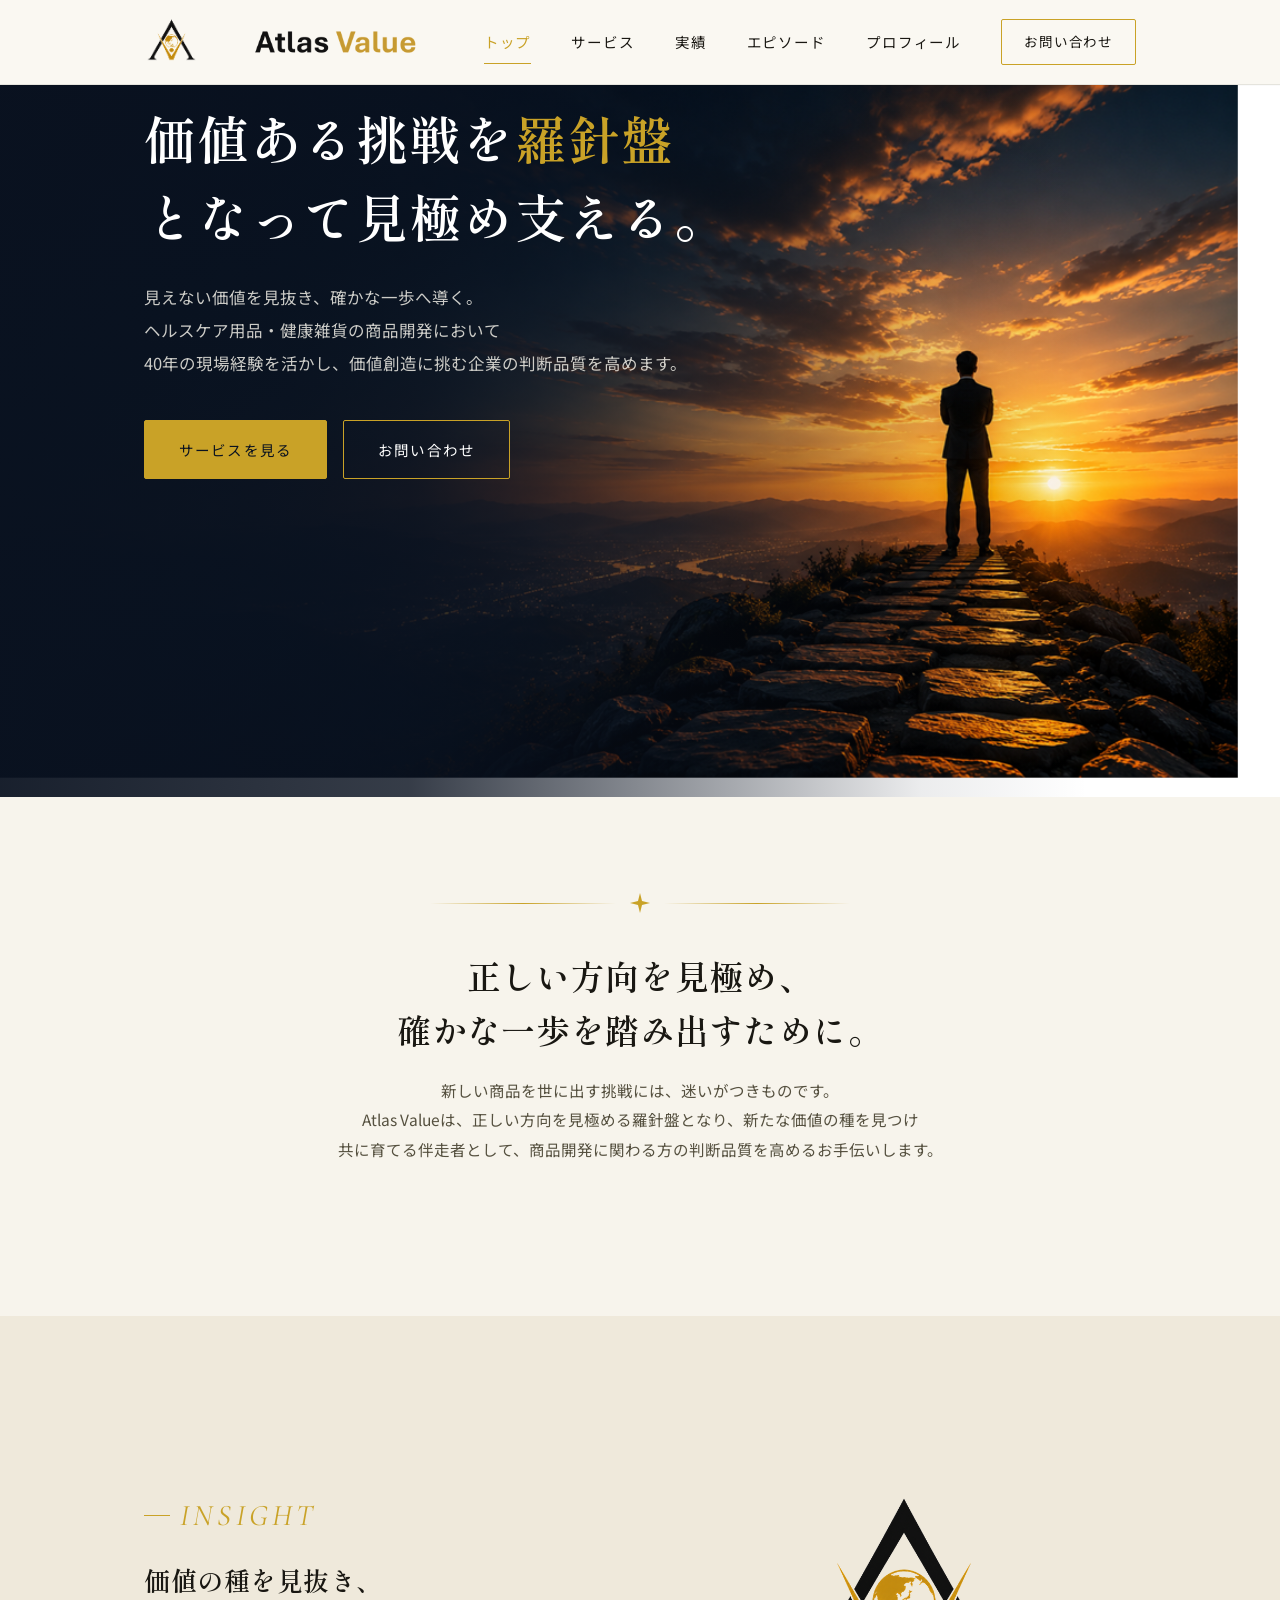
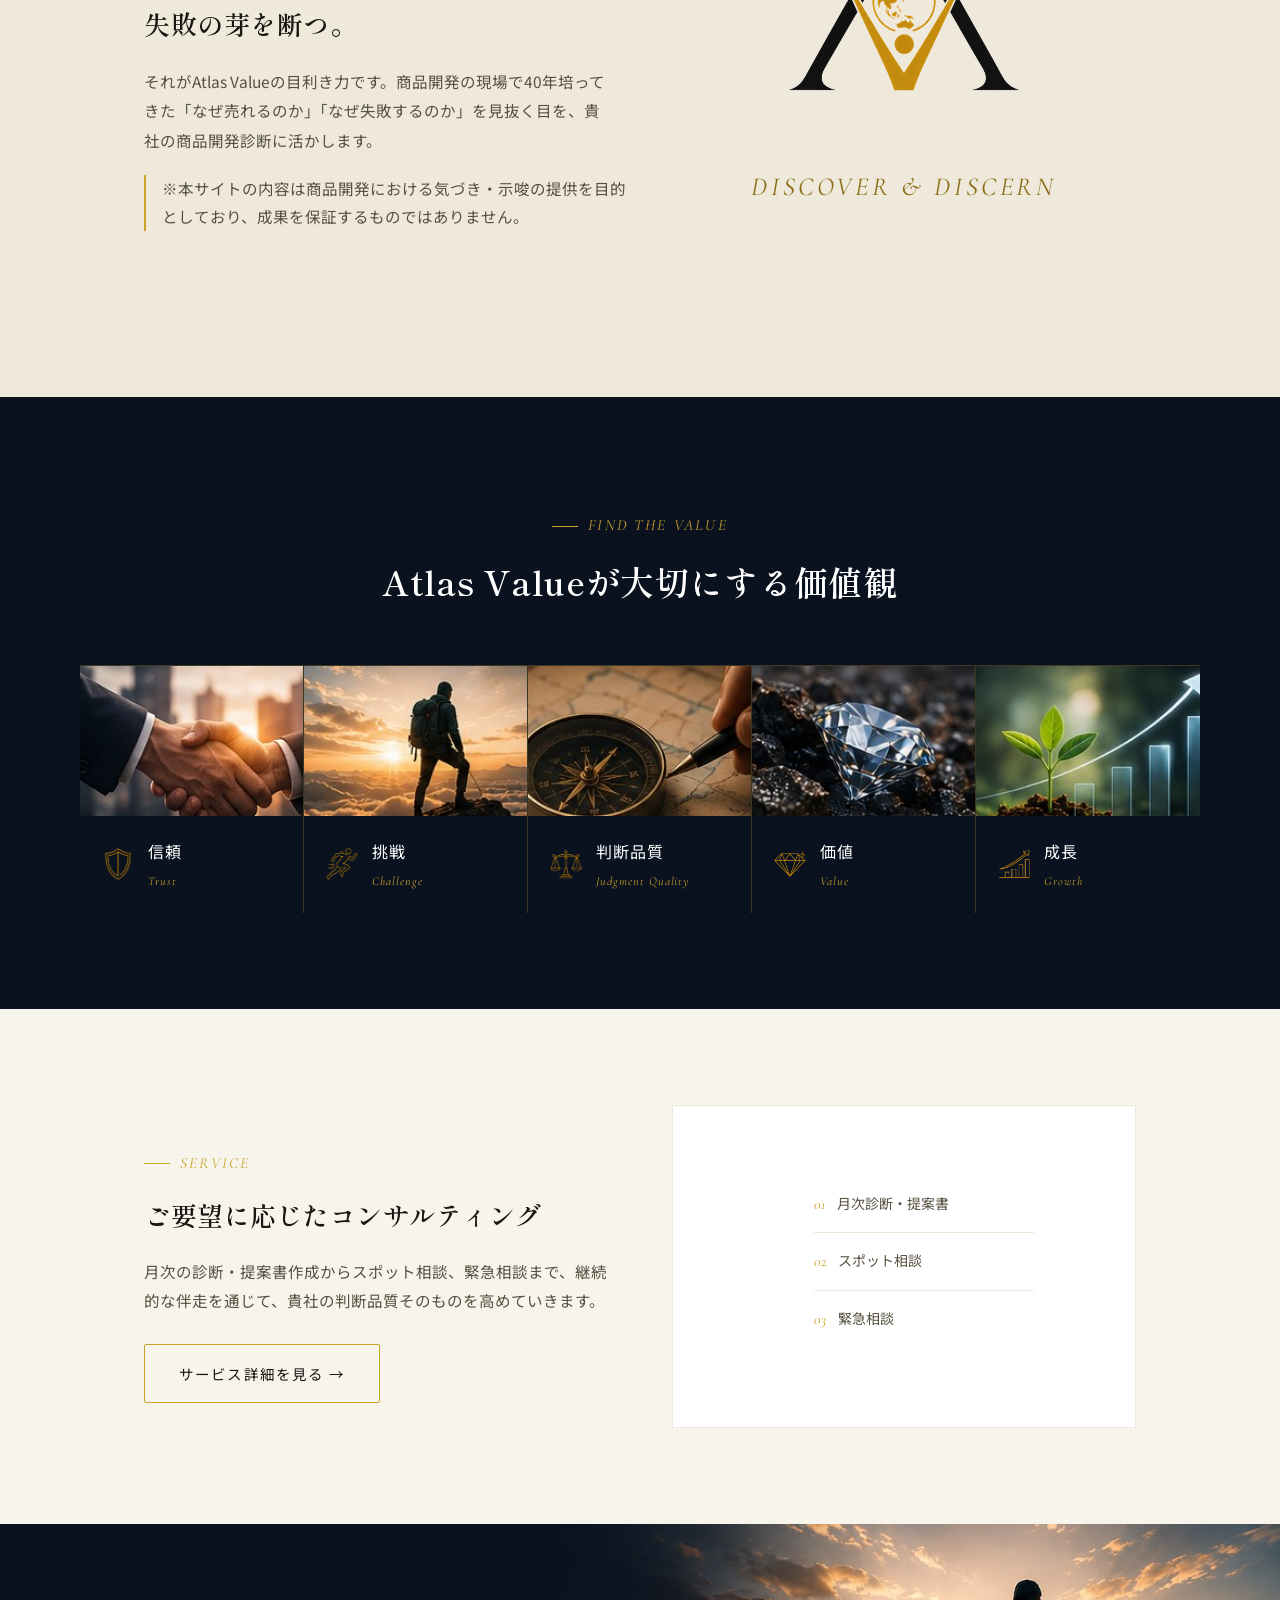
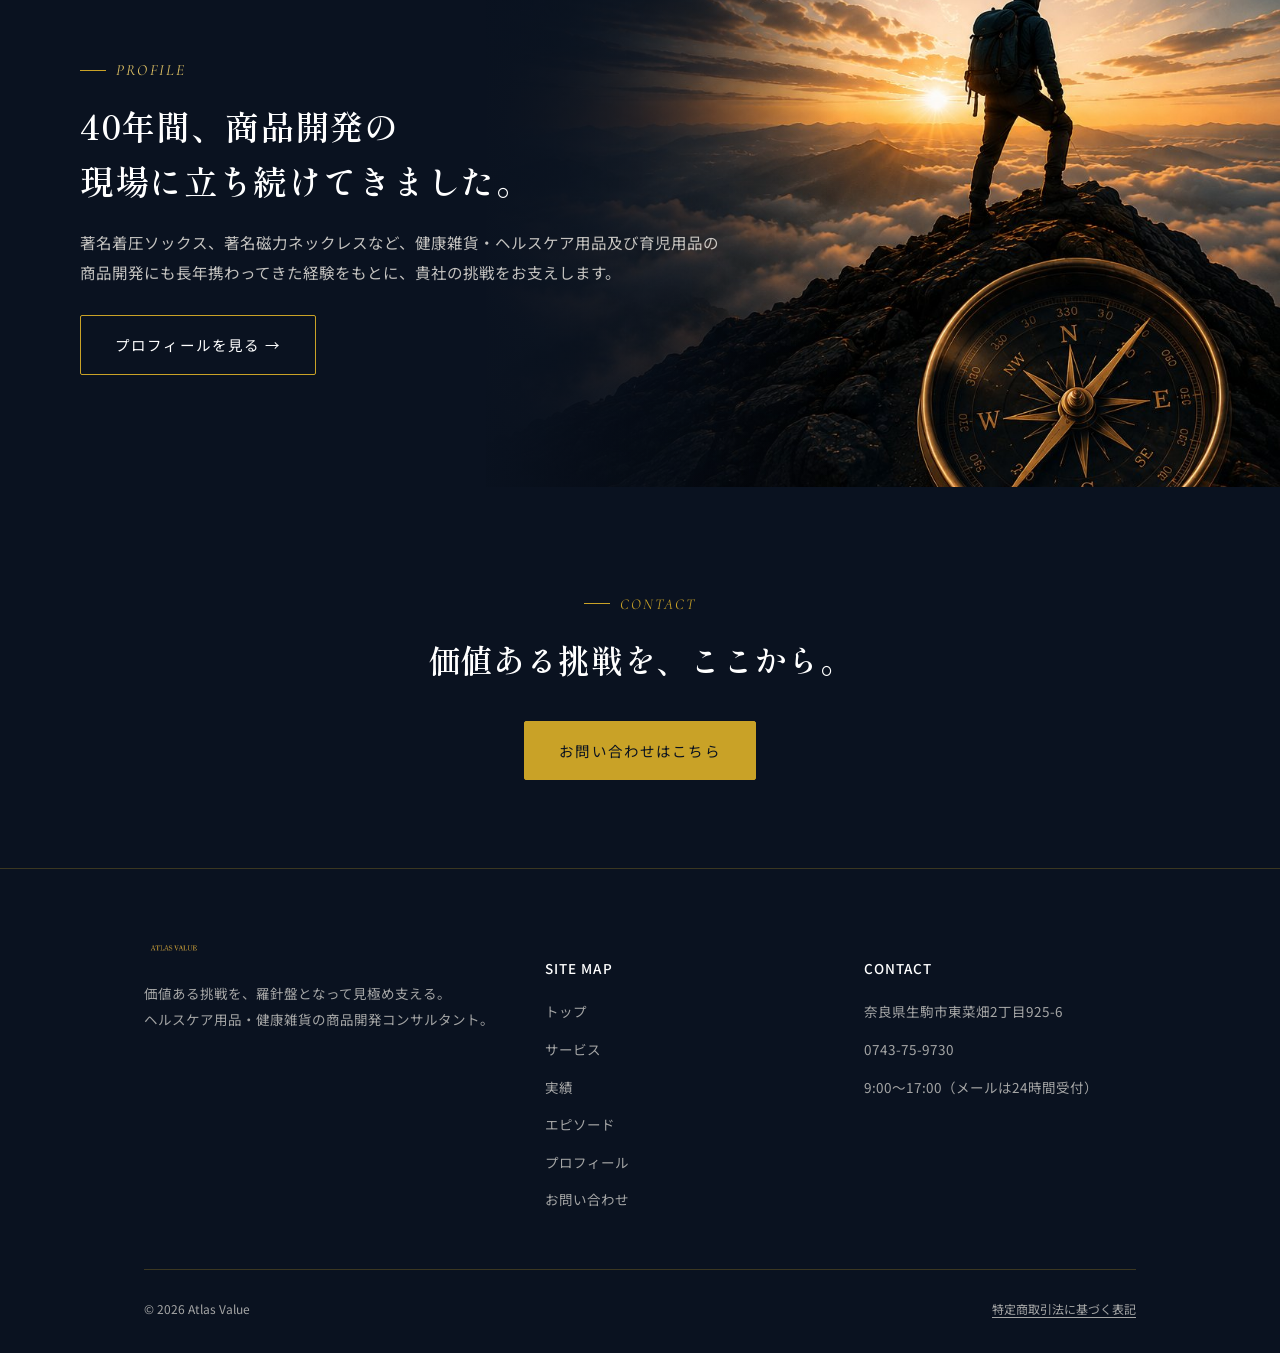
<file: index.html>
<!DOCTYPE html>
<html lang="ja">
<head>
<meta charset="UTF-8">
<meta name="viewport" content="width=device-width, initial-scale=1.0">
<title>Atlas Value（アトラスバリュー）| 価値ある挑戦を羅針盤となって見極め支える。</title>
<meta name="description" content="Atlas Valueは、ヘルスケア用品・健康雑貨の商品開発に40年携わってきた経験をもとに、中小企業の商品開発診断を伴走支援するコンサルティングです。">
<link rel="icon" href="favicon.png">
<link rel="stylesheet" href="css/style.css?v=26">
</head>
<body>

<header class="site-header">
  <div class="wrap">
    <a href="index.html" class="brand">
      <img src="images/logo-mark-dark.png" alt="Atlas Value" class="mark">
      <img src="images/logo-wordmark-sans-dark.png" alt="Atlas Value" class="wordmark">
    </a>
    <nav class="main-nav">
      <a href="index.html" class="current">トップ</a>
      <a href="service.html">サービス</a>
      <a href="results.html">実績</a>
      <a href="videos.html">エピソード</a>
      <a href="profile.html">プロフィール</a>
      <a href="contact.html#form" class="nav-cta">お問い合わせ</a>
    </nav>
  </div>
</header>

<section class="hero hero-image">
  <img src="brand-assets/01_Hero_BrandBoard.png" alt="" class="hero-bg-photo">
  <div class="hero-photo-overlay"></div>
  <div class="wrap">
    <div class="hero-copy">
      <p class="eyebrow">ATLAS VALUE</p>
      <h1>価値ある挑戦を<span class="accent">羅針盤</span><br class="br-desktop">となって<br class="br-mobile">見極め支える。</h1>
      <p class="lead">見えない価値を見抜き、確かな一歩へ導く。<br class="br-desktop">ヘルスケア用品・健康雑貨の商品開発において<br class="br-desktop">40年の現場経験を活かし、価値創造に挑む企業の判断品質を高めます。</p>
      <div class="hero-actions">
        <a href="service.html" class="btn btn-solid">サービスを見る</a>
        <a href="contact.html#form" class="btn btn-outline">お問い合わせ</a>
      </div>
    </div>
  </div>
</section>

<section>
  <div class="wrap">
    <div class="compass-divider">
      <span class="line"></span>
      <svg width="20" height="20" viewBox="0 0 20 20"><path d="M10 0 L12 8 L20 10 L12 12 L10 20 L8 12 L0 10 L8 8 Z" fill="#c9a227"/></svg>
      <span class="line"></span>
    </div>
    <div class="section-head" style="margin-top:36px;">
      <h2>正しい方向を見極め、<br class="br-desktop">確かな一歩を踏み出すために。</h2>
      <p>新しい商品を世に出す挑戦には、迷いがつきものです。<br class="br-desktop">Atlas Valueは、正しい方向を見極める<span class="nowrap-word">羅針盤</span>となり、新たな価値の種を見つけ<br class="br-desktop">共に育てる伴走者として、商品開発に関わる方の判断品質を高めるお手伝いします。</p>
    </div>
  </div>
</section>

<section class="on-cream-dim">
  <div class="wrap">
    <div class="feature-grid">
      <div class="feature-text">
        <p class="eyebrow eyebrow-lg">INSIGHT</p>
        <h2>価値の種を見抜き、<br>失敗の芽を断つ。</h2>
        <p>それがAtlas Valueの目利き力です。商品開発の現場で40年培ってきた「なぜ売れるのか」「なぜ失敗するのか」を見抜く目を、貴社の商品開発診断に活かします。</p>
        <p class="note"><span class="note-em">※本サイトの内容は商品開発における気づき・示唆の提供を目的</span><br class="note-br">としており、成果を保証するものではありません。</p>
      </div>
      <div class="feature-media">
        <div class="media-panel media-panel-flat">
          <img class="panel-mark panel-mark-lg" src="images/logo-mark-dark.png" alt="Atlas Value ロゴマーク">
          <p class="panel-caption">DISCOVER &amp; DISCERN</p>
        </div>
      </div>
    </div>
  </div>
</section>

<section class="on-navy">
  <div class="wrap">
    <div class="section-head">
      <p class="eyebrow" style="justify-content:center;">FIND THE VALUE</p>
      <h2>Atlas Valueが大切にする<br class="br-phone">価値観</h2>
    </div>
  </div>
  <div class="wrap" style="padding:0;">
    <div class="values-row-photo">
      <div class="value-photo-card">
        <img class="value-photo" src="images/value-photo-trust.jpg" alt="信頼">
        <div class="value-info">
          <img class="value-icon" src="images/value-icon-trust.png" alt="信頼">
          <div class="value-titles">
            <span class="value-jp">信頼</span>
            <span class="value-en">Trust</span>
          </div>
        </div>
      </div>
      <div class="value-photo-card">
        <img class="value-photo" src="images/value-photo-challenge.jpg" alt="挑戦">
        <div class="value-info">
          <img class="value-icon" src="images/value-icon-challenge.png" alt="挑戦">
          <div class="value-titles">
            <span class="value-jp">挑戦</span>
            <span class="value-en">Challenge</span>
          </div>
        </div>
      </div>
      <div class="value-photo-card">
        <img class="value-photo" src="images/value-photo-judgment.jpg" alt="判断品質">
        <div class="value-info">
          <img class="value-icon" src="images/value-icon-judgment.png" alt="判断品質">
          <div class="value-titles">
            <span class="value-jp">判断品質</span>
            <span class="value-en">Judgment Quality</span>
          </div>
        </div>
      </div>
      <div class="value-photo-card">
        <img class="value-photo" src="images/value-photo-value.jpg" alt="価値">
        <div class="value-info">
          <img class="value-icon" src="images/value-icon-value.png" alt="価値">
          <div class="value-titles">
            <span class="value-jp">価値</span>
            <span class="value-en">Value</span>
          </div>
        </div>
      </div>
      <div class="value-photo-card">
        <img class="value-photo" src="images/value-photo-growth.jpg" alt="成長">
        <div class="value-info">
          <img class="value-icon" src="images/value-icon-growth.png" alt="成長">
          <div class="value-titles">
            <span class="value-jp">成長</span>
            <span class="value-en">Growth</span>
          </div>
        </div>
      </div>
    </div>
  </div>
</section>

<section>
  <div class="wrap">
    <div class="feature-grid reverse">
      <div class="feature-media">
        <div class="media-panel">
          <ul class="panel-list">
            <li><a href="service.html#monthly" style="display:flex; align-items:baseline; gap:12px; color:inherit;"><span class="n">01</span>月次診断・提案書</a></li>
            <li><a href="service.html#spot" style="display:flex; align-items:baseline; gap:12px; color:inherit;"><span class="n">02</span>スポット相談</a></li>
            <li><a href="service.html#emergency" style="display:flex; align-items:baseline; gap:12px; color:inherit;"><span class="n">03</span>緊急相談</a></li>
          </ul>
        </div>
      </div>
      <div class="feature-text">
        <p class="eyebrow">SERVICE</p>
        <h2>ご要望に応じた<span class="nowrap-word">コンサルティング</span></h2>
        <p>月次の診断・提案書作成からスポット相談、緊急相談まで、継続的な伴走を通じて、貴社の判断品質そのものを高めていきます。</p>
        <div style="margin-top:28px;"><a href="service.html" class="btn btn-outline" style="border-color:var(--gold); color:var(--ink);">サービス詳細を見る →</a></div>
      </div>
    </div>
  </div>
</section>

<section class="profile-hero-photo">
  <div class="profile-hero-photo-img" role="img" aria-label="山頂に立ち、コンパスを手に方向を見極める登山者"></div>
  <div class="wrap profile-hero-photo-grid">
    <div class="profile-hero-photo-text">
      <p class="eyebrow">PROFILE</p>
      <h2>40年間、商品開発の<br>現場に立ち続けてきました。</h2>
      <p>著名着圧ソックス、著名磁力ネックレスなど、健康<br class="br-phone">雑貨・ヘルスケア用品及び育児用品の<br class="br-desktop">商品開発にも<br class="br-phone">長年携わってきた経験をもとに、貴社の挑戦をお支<br class="br-phone">えします。</p>
      <div style="margin-top:28px;"><a href="profile.html" class="btn btn-outline">プロフィールを見る →</a></div>
    </div>
  </div>
</section>

<section class="cta-band">
  <div class="wrap">
    <p class="eyebrow" style="justify-content:center;">CONTACT</p>
    <h2>価値ある挑戦を、ここから。</h2>
    <div class="btn-row">
      <a href="contact.html#form" class="btn btn-solid">お問い合わせはこちら</a>
    </div>
  </div>
</section>

<footer class="site-footer">
  <div class="wrap">
    <div class="footer-top">
      <div class="footer-brand">
        <img src="images/logo-wordmark-serif.png" alt="Atlas Value">
        <p>価値ある挑戦を、羅針盤となって見極め支える。<br>ヘルスケア用品・健康雑貨の商品開発コンサルタント。</p>
      </div>
      <div class="footer-col">
        <h5>SITE MAP</h5>
        <a href="index.html">トップ</a>
        <a href="service.html">サービス</a>
        <a href="results.html">実績</a>
        <a href="videos.html">エピソード</a>
        <a href="profile.html">プロフィール</a>
        <a href="contact.html#form">お問い合わせ</a>
      </div>
      <div class="footer-col">
        <h5>CONTACT</h5>
        <span>奈良県生駒市東菜畑2丁目925-6</span>
        <span>0743-75-9730</span>
        <span>9:00〜17:00（メールは24時間受付）</span>
      </div>
    </div>
    <div class="footer-bottom">
      <span>&copy; 2026 Atlas Value</span>
      <a href="contact.html#legal">特定商取引法に基づく表記</a>
    </div>
  </div>
</footer>

</body>
</html>
</file>
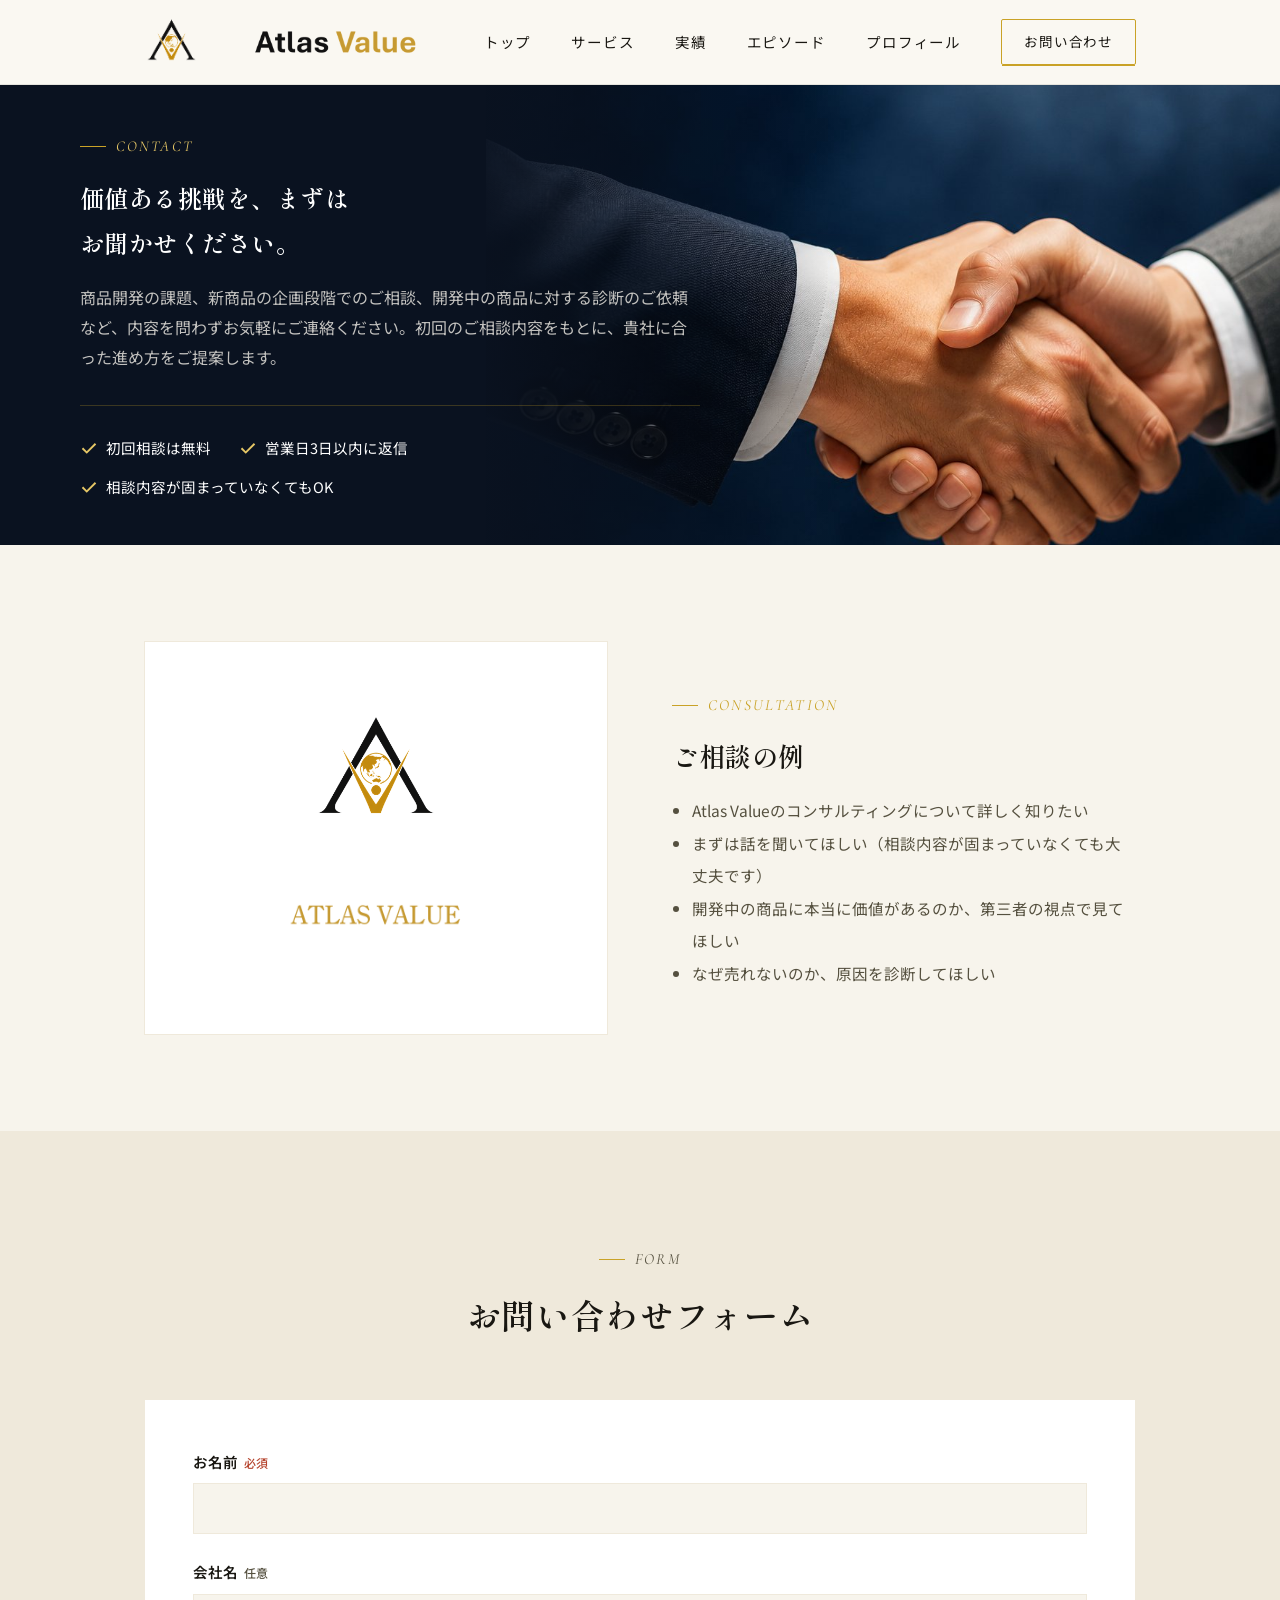
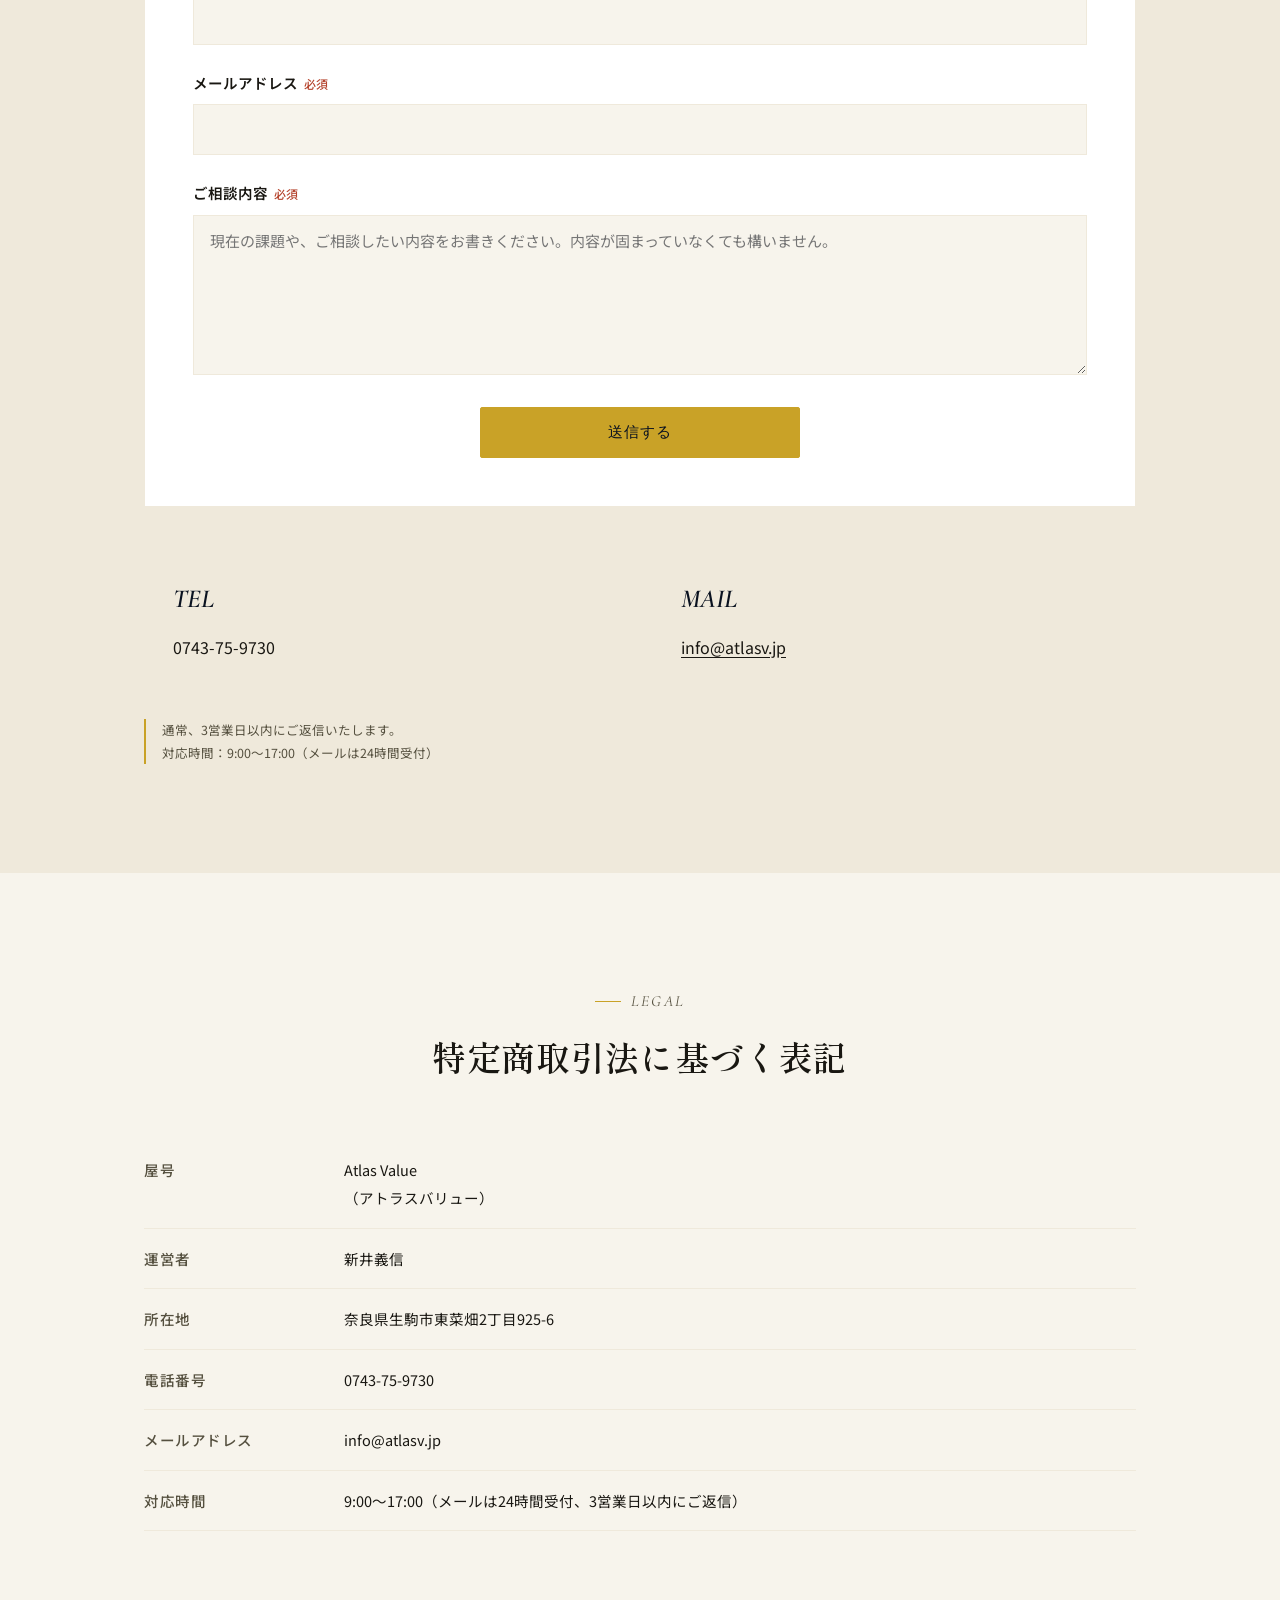
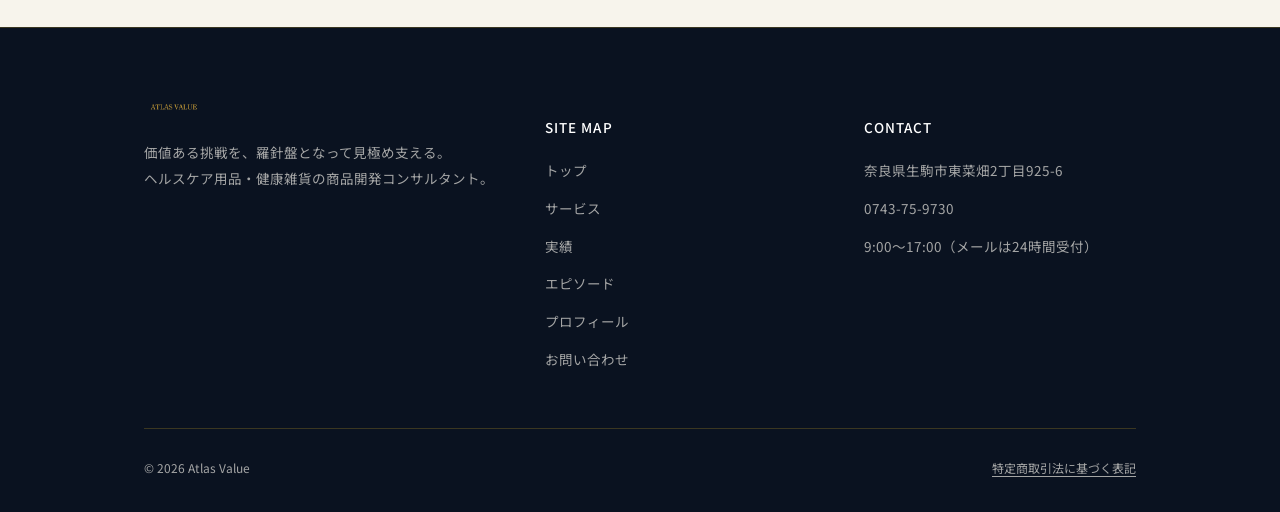
<file: contact.html>
<!DOCTYPE html>
<html lang="ja">
<head>
<meta charset="UTF-8">
<meta name="viewport" content="width=device-width, initial-scale=1.0">
<title>お問い合わせ | Atlas Value</title>
<meta name="description" content="Atlas Valueへのお問い合わせ・ご相談はこちらから。商品開発の課題や診断のご依頼など、お気軽にご連絡ください。">
<link rel="icon" href="favicon.png">
<link rel="stylesheet" href="css/style.css?v=26">
</head>
<body>

<header class="site-header">
  <div class="wrap">
    <a href="index.html" class="brand">
      <img src="images/logo-mark-dark.png" alt="Atlas Value" class="mark">
      <img src="images/logo-wordmark-sans-dark.png" alt="Atlas Value" class="wordmark">
    </a>
    <nav class="main-nav">
      <a href="index.html">トップ</a>
      <a href="service.html">サービス</a>
      <a href="results.html">実績</a>
      <a href="videos.html">エピソード</a>
      <a href="profile.html">プロフィール</a>
      <a href="contact.html#form" class="nav-cta current">お問い合わせ</a>
    </nav>
  </div>
</header>

<section class="contact-hero-photo">
  <div class="contact-hero-photo-img" role="img" aria-label="握手を交わすビジネスパーソンの手元"></div>
  <div class="wrap contact-hero-photo-grid">
    <div class="contact-hero-photo-text">
      <p class="eyebrow">CONTACT</p>
      <h1>価値ある挑戦を、まずは<br>お聞かせください。</h1>
      <p>商品開発の課題、新商品の企画段階でのご相談、開発中の商品に対する診断のご依頼など、内容を問わずお気軽にご連絡ください。初回のご相談内容をもとに、貴社に合った進め方をご提案します。</p>
      <div class="trust-row">
        <div class="trust-item">
          <svg viewBox="0 0 20 20" xmlns="http://www.w3.org/2000/svg"><path d="M7.5 13.5L3.5 9.5L2 11L7.5 16.5L18 6L16.5 4.5L7.5 13.5Z" fill="#e6c766"/></svg>
          <span>初回相談は無料</span>
        </div>
        <div class="trust-item">
          <svg viewBox="0 0 20 20" xmlns="http://www.w3.org/2000/svg"><path d="M7.5 13.5L3.5 9.5L2 11L7.5 16.5L18 6L16.5 4.5L7.5 13.5Z" fill="#e6c766"/></svg>
          <span>営業日3日以内に返信</span>
        </div>
        <div class="trust-item">
          <svg viewBox="0 0 20 20" xmlns="http://www.w3.org/2000/svg"><path d="M7.5 13.5L3.5 9.5L2 11L7.5 16.5L18 6L16.5 4.5L7.5 13.5Z" fill="#e6c766"/></svg>
          <span>相談内容が固まっていなくてもOK</span>
        </div>
      </div>
    </div>
  </div>
</section>

<section>
  <div class="wrap">
    <div class="feature-grid">
      <div class="feature-media">
        <div class="media-panel">
          <img class="panel-mark" src="images/logo-mark-dark.png" alt="Atlas Value ロゴマーク">
          <img class="panel-logotype" src="images/atlas-value-logotype.png" alt="ATLAS VALUE">
        </div>
      </div>
      <div class="feature-text">
        <p class="eyebrow">CONSULTATION</p>
        <h2>ご相談の例</h2>
        <ul style="padding-left:20px; color:var(--ink-soft); font-size:15.5px; line-height:2.1;">
          <li>Atlas Valueのコンサルティングについて詳しく知りたい</li>
          <li>まずは話を聞いてほしい（相談内容が固まっていなくても大丈夫です）</li>
          <li>開発中の商品に本当に価値があるのか、第三者の視点で見てほしい</li>
          <li>なぜ売れないのか、原因を診断してほしい</li>
        </ul>
      </div>
    </div>
  </div>
</section>

<section class="on-cream-dim" id="form">
  <div class="wrap">
    <div class="section-head">
      <p class="eyebrow" style="justify-content:center;">FORM</p>
      <h2>お問い合わせフォーム</h2>
    </div>
    <div class="form-block">
      <div class="form-error" id="formError" style="display:none;"></div>
      <form class="contact-form" action="https://smart-ebino-8318.whitesnow.jp/contact-form.php" method="post">
        <!-- スパム対策用（人には見えない項目、削除しないでください） -->
        <div class="hp-field" aria-hidden="true">
          <label for="website">website</label>
          <input type="text" id="website" name="website" tabindex="-1" autocomplete="off">
        </div>

        <div class="field">
          <label for="name">お名前<span class="req">必須</span></label>
          <input type="text" id="name" name="name" required>
        </div>

        <div class="field">
          <label for="company">会社名<span class="opt">任意</span></label>
          <input type="text" id="company" name="company">
        </div>

        <div class="field">
          <label for="email">メールアドレス<span class="req">必須</span></label>
          <input type="email" id="email" name="email" required>
        </div>

        <div class="field">
          <label for="message">ご相談内容<span class="req">必須</span></label>
          <textarea id="message" name="message" required placeholder="現在の課題や、ご相談したい内容をお書きください。内容が固まっていなくても構いません。"></textarea>
        </div>

        <div class="form-submit">
          <button type="submit" class="btn btn-solid">送信する</button>
        </div>
      </form>
    </div>

    <div class="contact-methods">
      <div class="contact-method">
        <div class="label">TEL</div>
        <div class="value">0743-75-9730</div>
      </div>
      <div class="contact-method">
        <div class="label">MAIL</div>
        <div class="value"><a href="mailto:info@atlasv.jp">info@atlasv.jp</a></div>
      </div>
    </div>
    <p class="note">通常、3営業日以内にご返信いたします。<br>対応時間：9:00〜17:00（メールは24時間受付）</p>
  </div>
</section>

<section id="legal">
  <div class="wrap">
    <div class="section-head">
      <p class="eyebrow" style="justify-content:center;">LEGAL</p>
      <h2>特定商取引法に基づく表記</h2>
    </div>
    <table class="legal-table">
      <tr><th>屋号</th><td>Atlas Value<br>（アトラスバリュー）</td></tr>
      <tr><th>運営者</th><td>新井義信</td></tr>
      <tr><th>所在地</th><td>奈良県生駒市東菜畑2丁目925-6</td></tr>
      <tr><th>電話番号</th><td>0743-75-9730</td></tr>
      <tr><th>メールアドレス</th><td><a href="mailto:info@atlasv.jp">info@atlasv.jp</a></td></tr>
      <tr><th>対応時間</th><td>9:00〜17:00（メールは24時間受付、3営業日以内にご返信）</td></tr>
    </table>
  </div>
</section>

<footer class="site-footer">
  <div class="wrap">
    <div class="footer-top">
      <div class="footer-brand">
        <img src="images/logo-wordmark-serif.png" alt="Atlas Value">
        <p>価値ある挑戦を、羅針盤となって見極め支える。<br>ヘルスケア用品・健康雑貨の商品開発コンサルタント。</p>
      </div>
      <div class="footer-col">
        <h5>SITE MAP</h5>
        <a href="index.html">トップ</a>
        <a href="service.html">サービス</a>
        <a href="results.html">実績</a>
        <a href="videos.html">エピソード</a>
        <a href="profile.html">プロフィール</a>
        <a href="contact.html#form">お問い合わせ</a>
      </div>
      <div class="footer-col">
        <h5>CONTACT</h5>
        <span>奈良県生駒市東菜畑2丁目925-6</span>
        <span>0743-75-9730</span>
        <span>9:00〜17:00（メールは24時間受付）</span>
      </div>
    </div>
    <div class="footer-bottom">
      <span>&copy; 2026 Atlas Value</span>
      <a href="contact.html#legal">特定商取引法に基づく表記</a>
    </div>
  </div>
</footer>

<script>
(function () {
  var params = new URLSearchParams(window.location.search);
  var error = params.get("error");
  if (!error) return;
  var box = document.getElementById("formError");
  if (!box) return;
  var messages = {
    required: "お名前・メールアドレス・ご相談内容は必須項目です。ご入力の上、再度送信してください。",
    email: "メールアドレスの形式が正しくないようです。ご確認の上、再度送信してください。"
  };
  box.textContent = messages[error] || "送信内容をご確認の上、再度お試しください。";
  box.style.display = "block";
  box.scrollIntoView({ behavior: "smooth", block: "center" });
})();
</script>

</body>
</html>
</file>
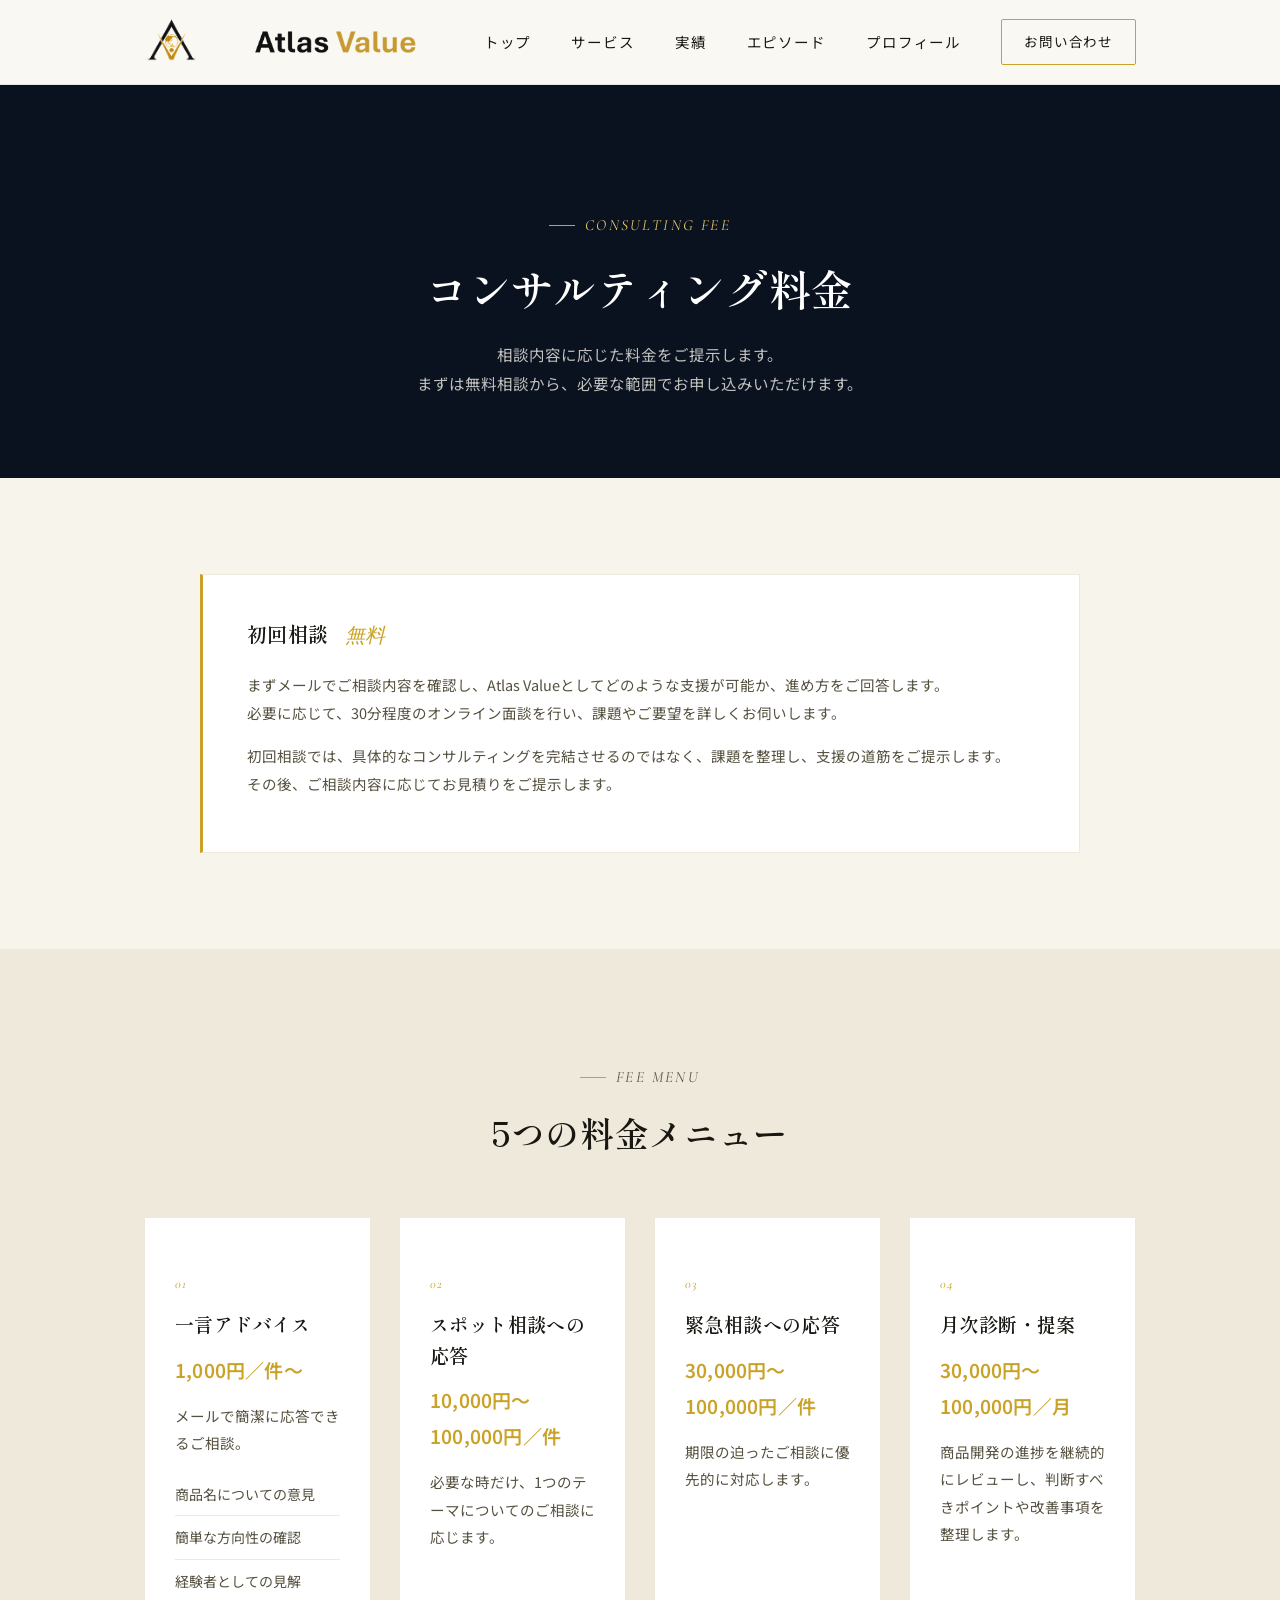
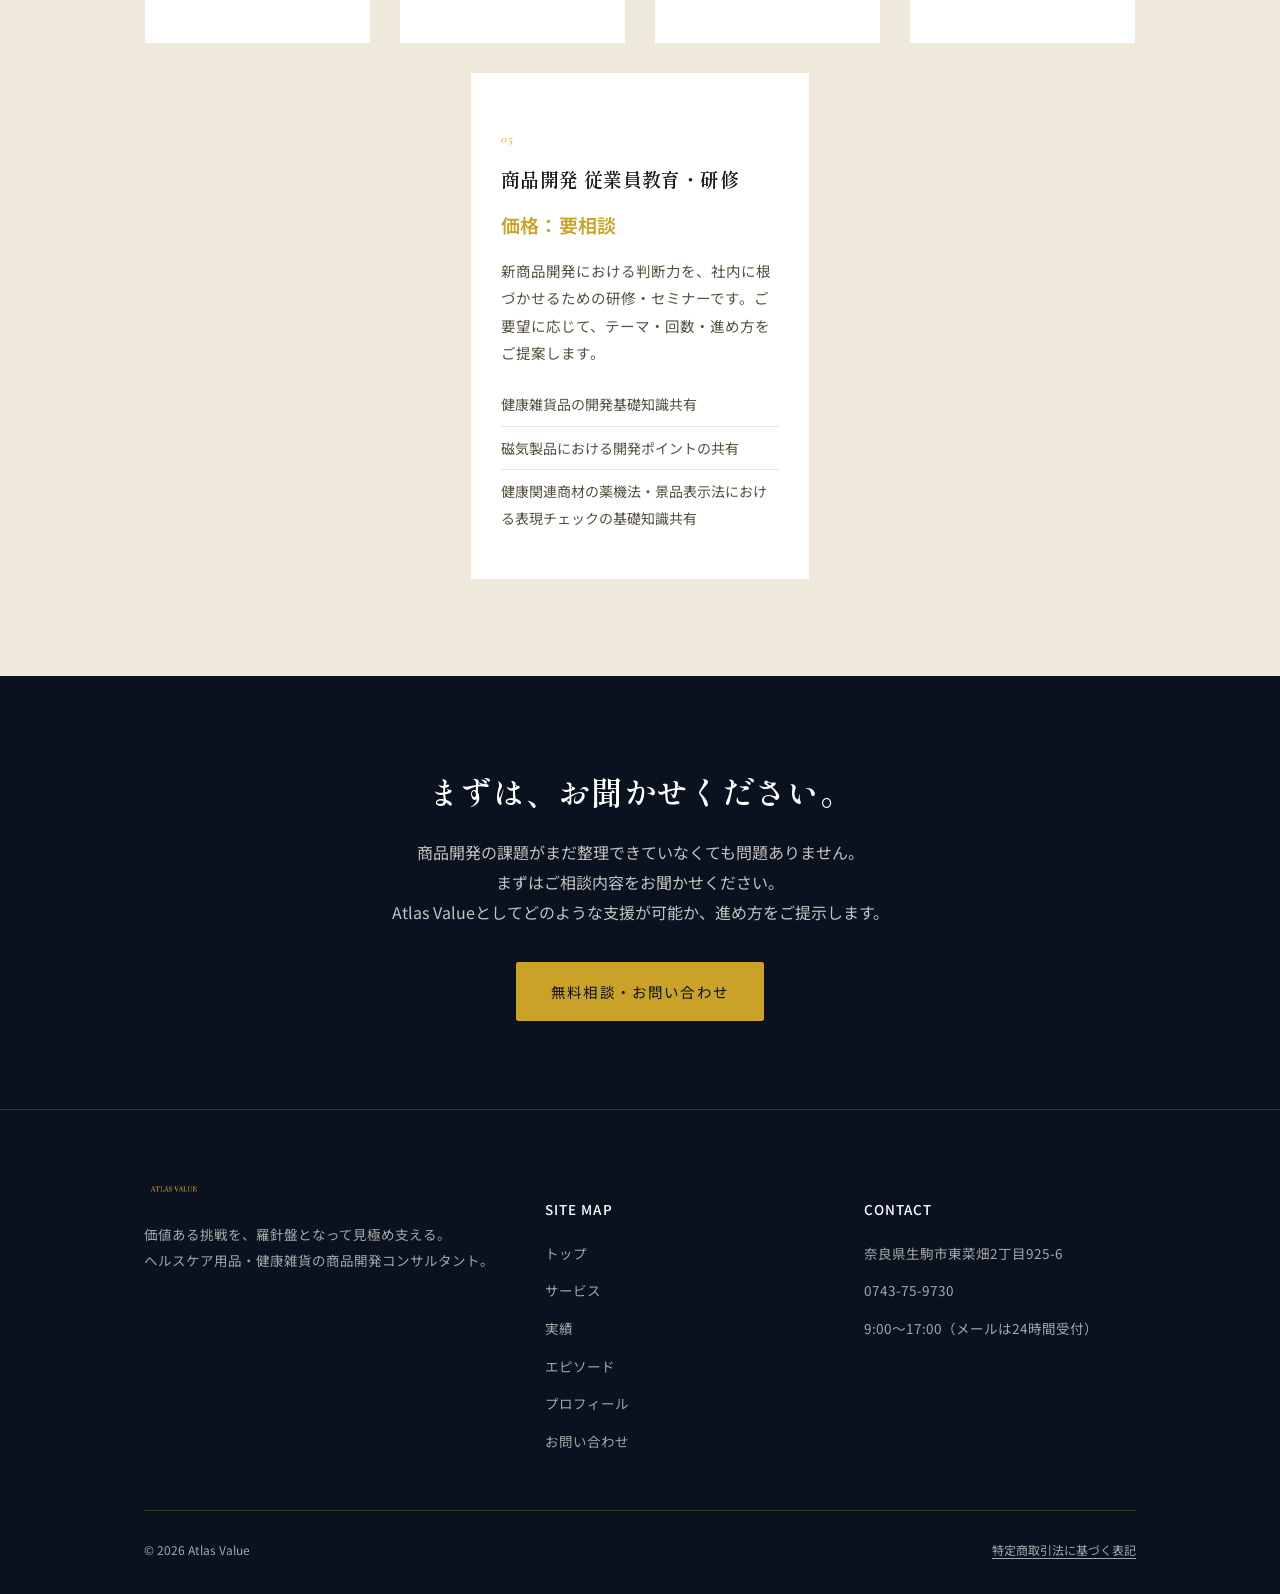
<file: fee.html>
<!DOCTYPE html>
<html lang="ja">
<head>
<meta charset="UTF-8">
<meta name="viewport" content="width=device-width, initial-scale=1.0">
<title>料金について | Atlas Value</title>
<meta name="description" content="Atlas Valueのコンサルティング料金のご案内。初回相談無料、一言アドバイス1,000円～、スポット相談・緊急相談への応答、月次診断・提案、従業員教育・研修まで、ご相談内容に応じた料金体系をご紹介します。">
<link rel="icon" href="favicon.png">
<link rel="stylesheet" href="css/style.css?v=26">
</head>
<body>

<header class="site-header">
  <div class="wrap">
    <a href="index.html" class="brand">
      <img src="images/logo-mark-dark.png" alt="Atlas Value" class="mark">
      <img src="images/logo-wordmark-sans-dark.png" alt="Atlas Value" class="wordmark">
    </a>
    <nav class="main-nav">
      <a href="index.html">トップ</a>
      <a href="service.html">サービス</a>
      <a href="results.html">実績</a>
      <a href="videos.html">エピソード</a>
      <a href="profile.html">プロフィール</a>
      <a href="contact.html#form" class="nav-cta">お問い合わせ</a>
    </nav>
  </div>
</header>

<section class="page-hero">
  <div class="wrap" style="text-align:center;">
    <p class="eyebrow" style="justify-content:center;">CONSULTING FEE</p>
    <h1>コンサルティング料金</h1>
    <p style="margin-left:auto; margin-right:auto;">相談内容に応じた料金をご提示します。<br>まずは無料相談から、必要な範囲で<br class="br-mobile">お申し込みいただけます。</p>
  </div>
</section>

<section>
  <div class="wrap">
    <div class="fee-intro-box">
      <div class="fee-intro-head">
        <h3>初回相談</h3>
        <span class="fee-price">無料</span>
      </div>
      <p><span class="fee-intro-nowrap">まずメールでご相談内容を確認し、Atlas Valueとしてどのような支援が可能か、進め方をご回答します。</span><br class="br-desktop">必要に応じて、30分程度のオンライン面談を行い、課題やご要望を詳しくお伺いします。</p>
      <p>初回相談では、具体的なコンサルティングを完結させるのではなく、課題を整理し、支援の道筋をご提示します。<br class="br-desktop">その後、ご相談内容に応じてお見積りをご提示します。</p>
    </div>
  </div>
</section>

<section class="on-cream-dim">
  <div class="wrap">
    <div class="section-head">
      <p class="eyebrow" style="justify-content:center;">FEE MENU</p>
      <h2>5つの料金メニュー</h2>
    </div>

    <div class="card-grid card-grid-4">
      <div class="card fee-card">
        <p class="cat-icon">01</p>
        <h3>一言アドバイス</h3>
        <span class="fee-price">1,000円／件～</span>
        <p>メールで簡潔に応答できるご相談。</p>
        <ul class="fee-examples">
          <li>商品名についての意見</li>
          <li>簡単な方向性の確認</li>
          <li>経験者としての見解</li>
        </ul>
      </div>

      <div class="card fee-card">
        <p class="cat-icon">02</p>
        <h3>スポット相談への応答</h3>
        <span class="fee-price">10,000円～100,000円／件</span>
        <p>必要な時だけ、1つのテーマについてのご相談に応じます。</p>
      </div>

      <div class="card fee-card">
        <p class="cat-icon">03</p>
        <h3>緊急相談への応答</h3>
        <span class="fee-price">30,000円～100,000円／件</span>
        <p>期限の迫ったご相談に優先的に対応します。</p>
      </div>

      <div class="card fee-card">
        <p class="cat-icon">04</p>
        <h3>月次診断・提案</h3>
        <span class="fee-price">30,000円～100,000円／月</span>
        <p>商品開発の進捗を継続的にレビューし、判断すべきポイントや改善事項を整理します。</p>
      </div>
    </div>

    <div class="card fee-card fee-card-wide">
      <p class="cat-icon">05</p>
      <h3>商品開発 従業員教育・研修</h3>
      <span class="fee-price">価格：要相談</span>
      <p>新商品開発における判断力を、社内に根づかせるための研修・セミナーです。ご要望に応じて、テーマ・回数・進め方をご提案します。</p>
      <ul class="fee-examples">
        <li>健康雑貨品の開発基礎知識共有</li>
        <li>磁気製品における開発ポイントの共有</li>
        <li>健康関連商材の薬機法・景品表示法における表現チェックの基礎知識共有</li>
      </ul>
    </div>
    </div>
  </div>
</section>

<section class="cta-band">
  <div class="wrap">
    <h2>まずは、お聞かせください。</h2>
    <p style="margin-top:18px; color:rgba(247,244,236,0.78); max-width:56ch; margin-left:auto; margin-right:auto;">商品開発の課題がまだ整理できていなくても<br class="br-phone">問題ありません。<br class="br-desktop">まずはご相談内容をお聞か<br class="br-phone">せください。<br class="br-desktop">Atlas Valueとしてどのような<br class="br-phone">支援が可能か、進め方をご提示します。</p>
    <div class="btn-row">
      <a href="contact.html#form" class="btn btn-solid">無料相談・お問い合わせ</a>
    </div>
  </div>
</section>

<footer class="site-footer">
  <div class="wrap">
    <div class="footer-top">
      <div class="footer-brand">
        <img src="images/logo-wordmark-serif.png" alt="Atlas Value">
        <p>価値ある挑戦を、羅針盤となって見極め支える。<br>ヘルスケア用品・健康雑貨の商品開発コンサルタント。</p>
      </div>
      <div class="footer-col">
        <h5>SITE MAP</h5>
        <a href="index.html">トップ</a>
        <a href="service.html">サービス</a>
        <a href="results.html">実績</a>
        <a href="videos.html">エピソード</a>
        <a href="profile.html">プロフィール</a>
        <a href="contact.html#form">お問い合わせ</a>
      </div>
      <div class="footer-col">
        <h5>CONTACT</h5>
        <span>奈良県生駒市東菜畑2丁目925-6</span>
        <span>0743-75-9730</span>
        <span>9:00〜17:00（メールは24時間受付）</span>
      </div>
    </div>
    <div class="footer-bottom">
      <span>&copy; 2026 Atlas Value</span>
      <a href="contact.html#legal">特定商取引法に基づく表記</a>
    </div>
  </div>
</footer>

</body>
</html>
</file>
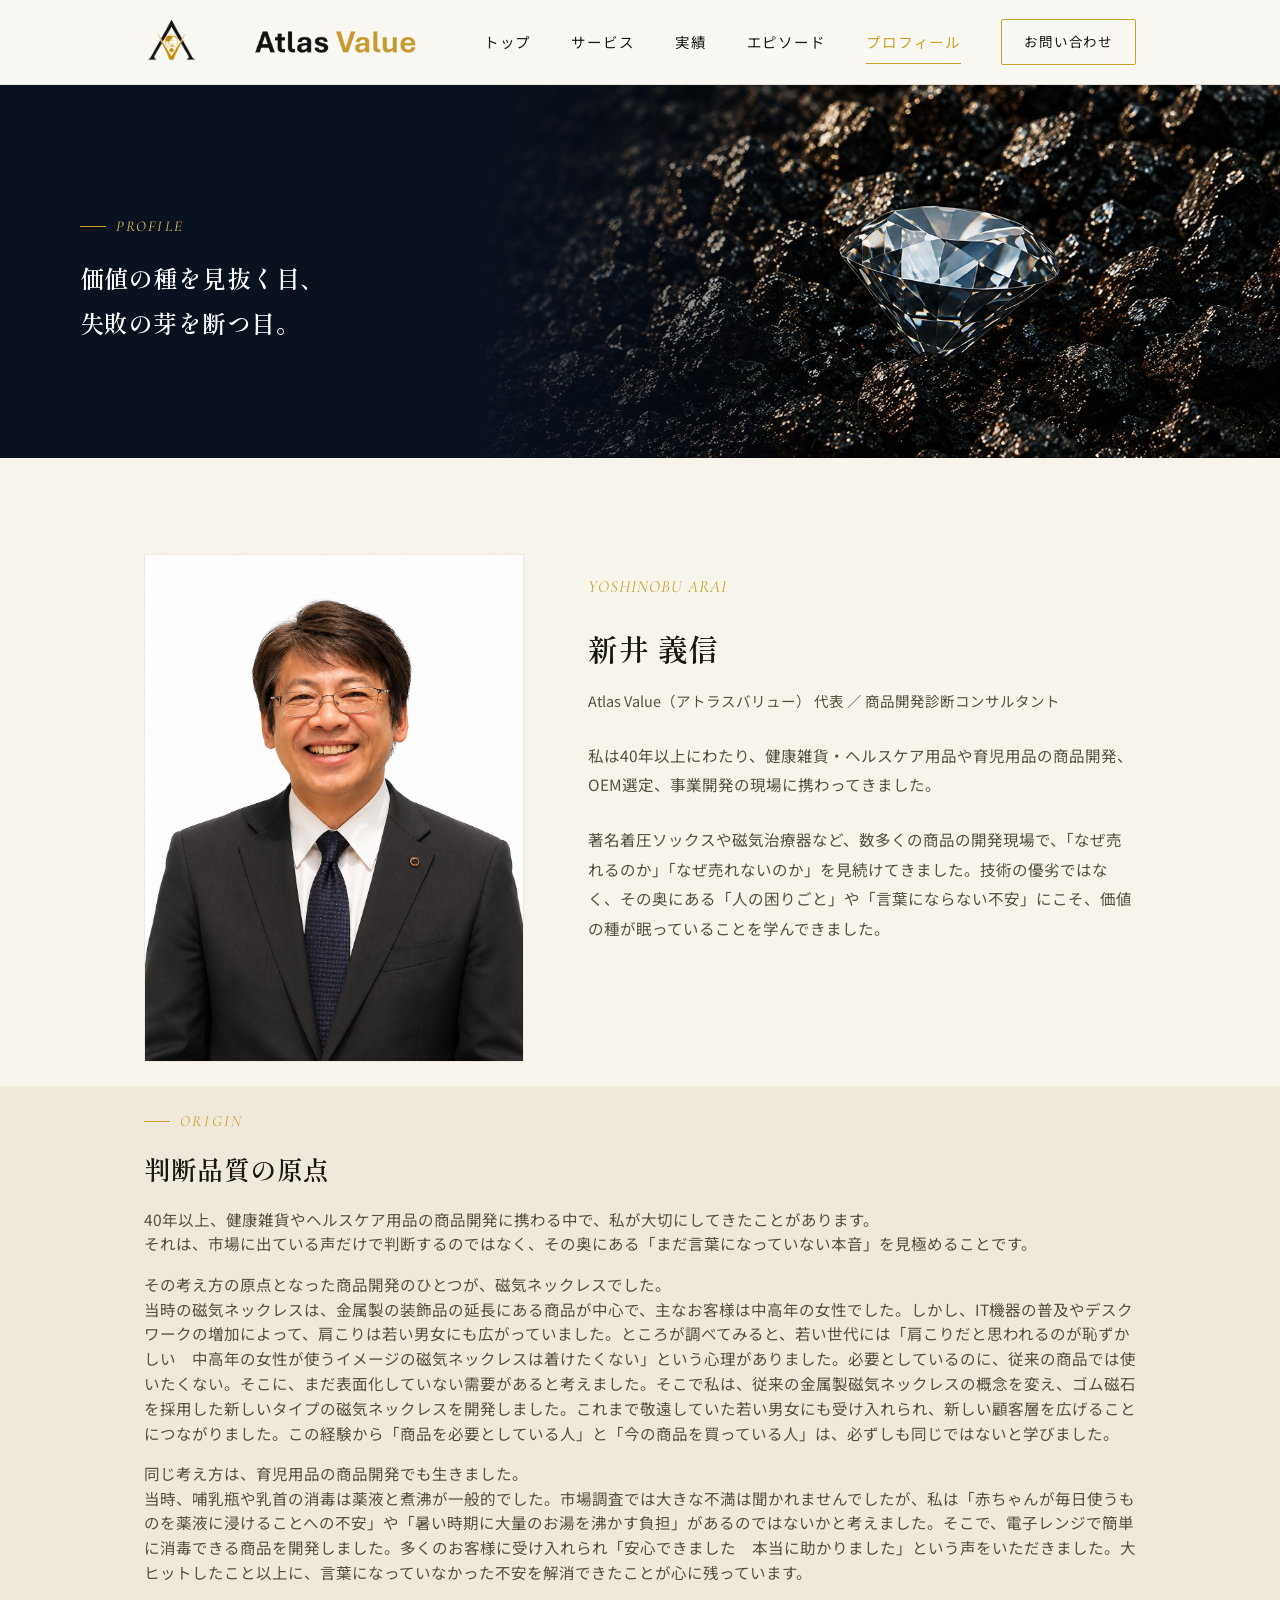
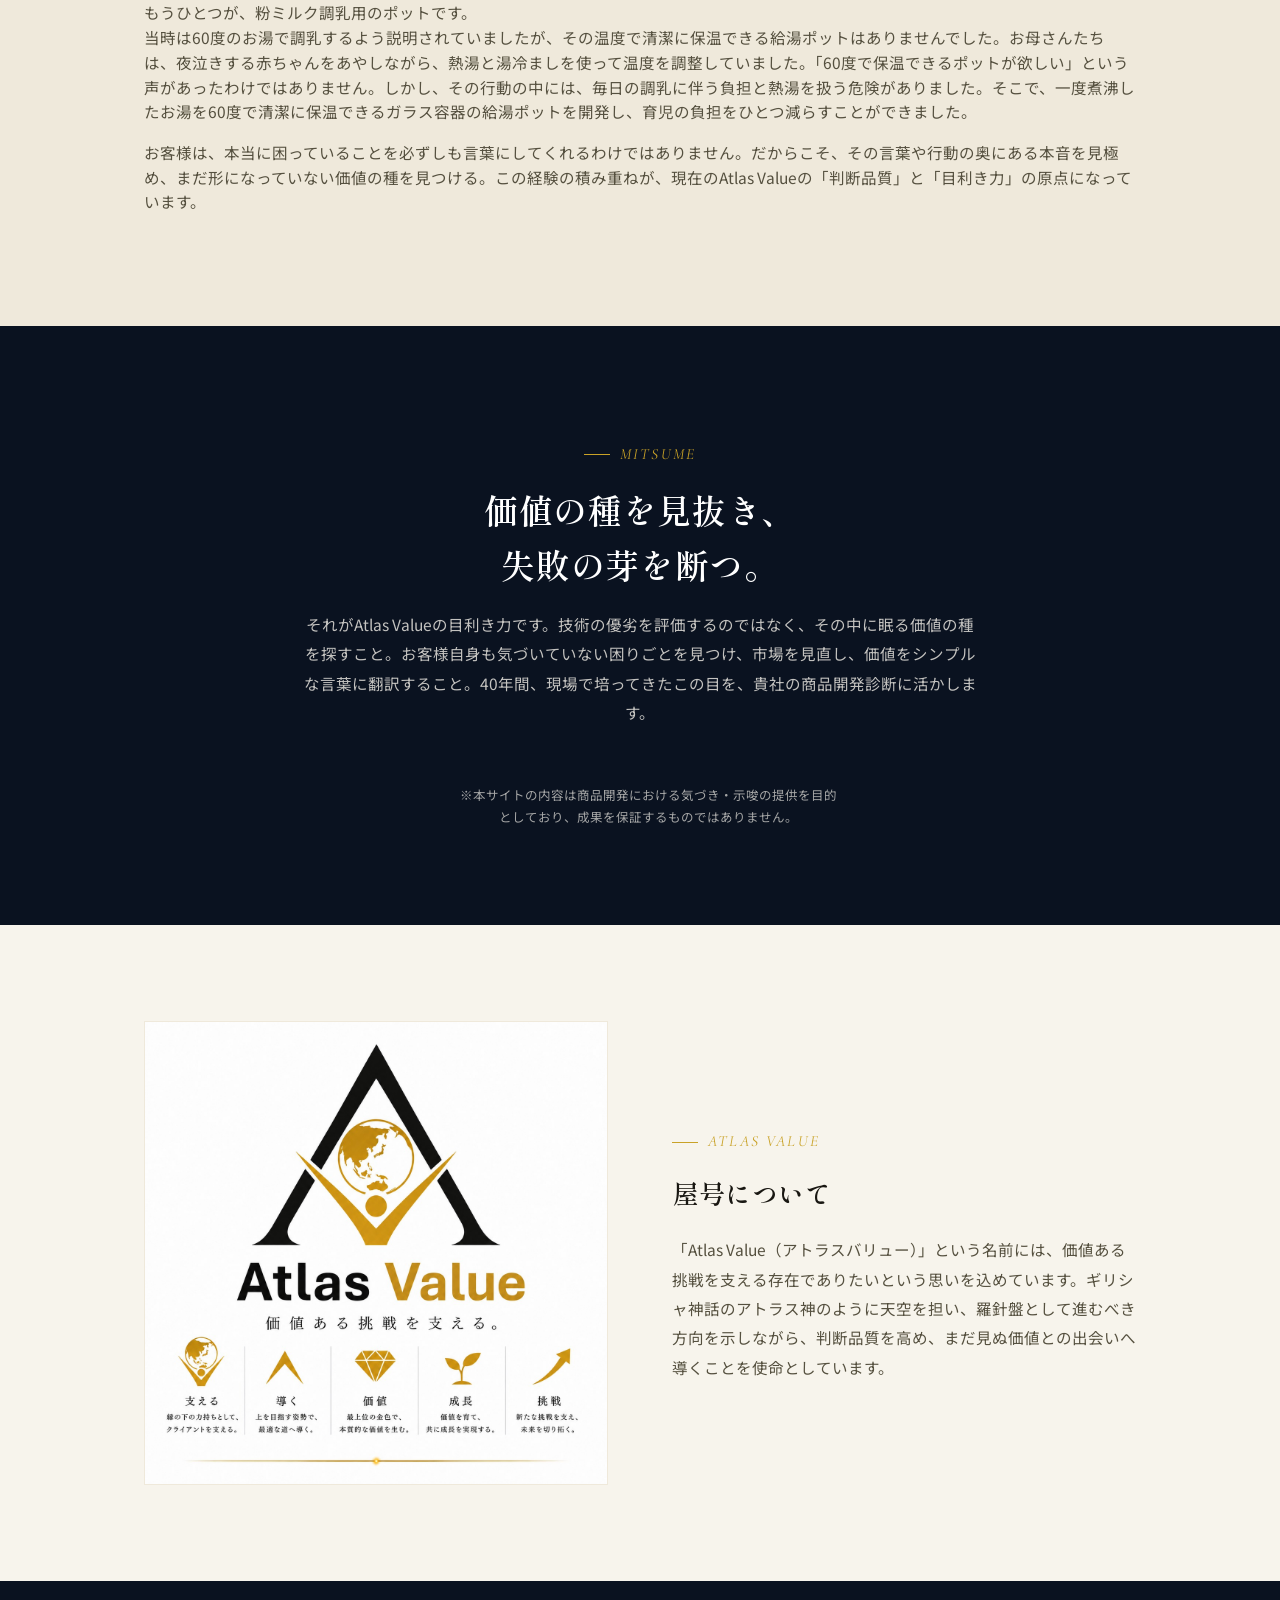
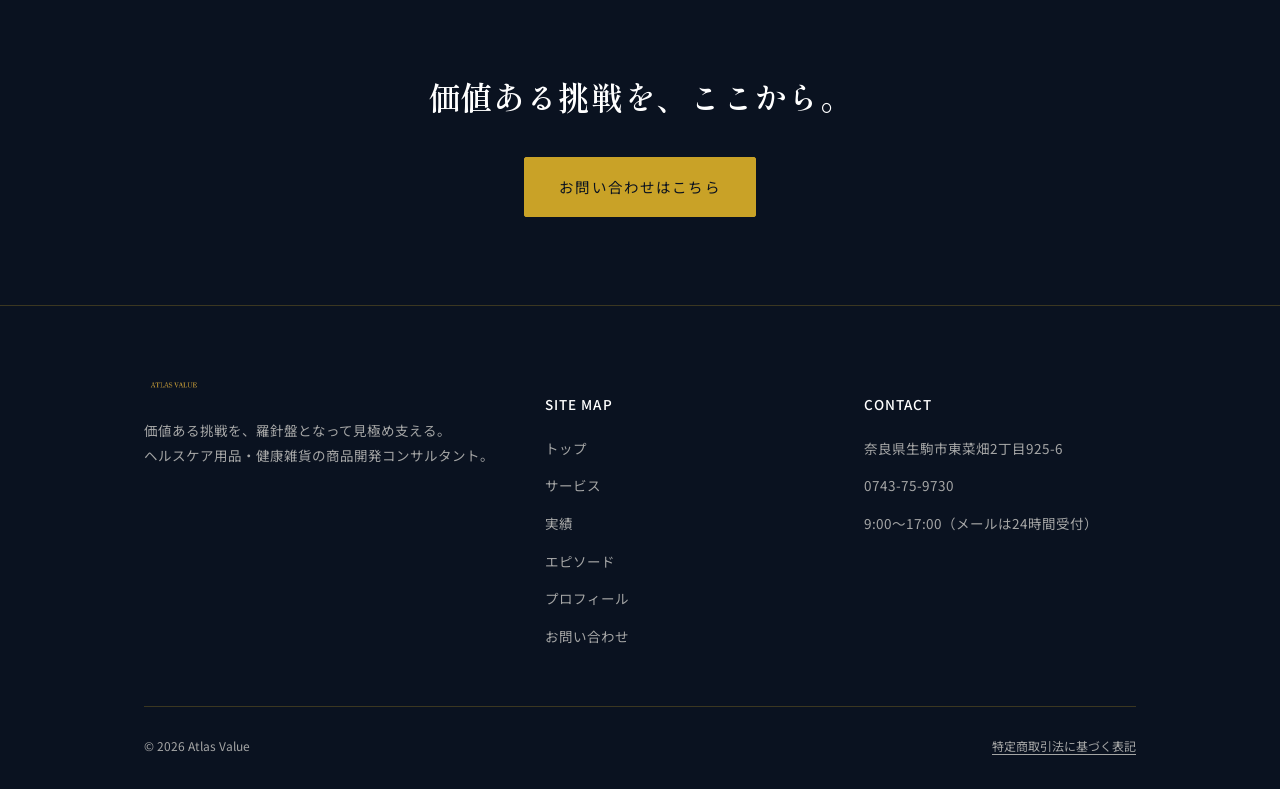
<file: profile.html>
<!DOCTYPE html>
<html lang="ja">
<head>
<meta charset="UTF-8">
<meta name="viewport" content="width=device-width, initial-scale=1.0">
<title>プロフィール | Atlas Value</title>
<meta name="description" content="Atlas Value代表 新井義信のプロフィール。40年以上の商品開発経験と、目利き力の原点となった気づきをご紹介します。">
<link rel="icon" href="favicon.png">
<link rel="stylesheet" href="css/style.css?v=26">
</head>
<body>

<header class="site-header">
  <div class="wrap">
    <a href="index.html" class="brand">
      <img src="images/logo-mark-dark.png" alt="Atlas Value" class="mark">
      <img src="images/logo-wordmark-sans-dark.png" alt="Atlas Value" class="wordmark">
    </a>
    <nav class="main-nav">
      <a href="index.html">トップ</a>
      <a href="service.html">サービス</a>
      <a href="results.html">実績</a>
      <a href="videos.html">エピソード</a>
      <a href="profile.html" class="current">プロフィール</a>
      <a href="contact.html#form" class="nav-cta">お問い合わせ</a>
    </nav>
  </div>
</header>

<section class="profile-page-hero-photo">
  <div class="profile-page-hero-photo-img" role="img" aria-label="黒い岩の中に輝くダイヤモンド、価値の種を見出す象徴"></div>
  <div class="wrap profile-page-hero-photo-grid">
    <div class="profile-page-hero-photo-text">
      <p class="eyebrow">PROFILE</p>
      <h1>価値の種を見抜く目、<br>失敗の芽を断つ目。</h1>
    </div>
  </div>
</section>

<section class="section-tight-bottom">
  <div class="wrap">
    <div class="profile-hero">
      <img src="images/profile-front.jpg" alt="新井義信 プロフィール写真" class="profile-photo">
      <div>
        <p class="profile-name-en">YOSHINOBU ARAI</p>
        <h2 class="profile-name">新井 義信</h2>
        <p class="profile-role">Atlas Value（アトラスバリュー）<br class="br-mobile"> 代表 ／ 商品開発診断コンサルタント</p>
        <p class="profile-lead">私は40年以上にわたり、健康雑貨・ヘルスケア<br class="br-phone">用品や育児用品の商品開発、<br class="br-desktop">OEM選定、事業<br class="br-phone">開発の現場に携わってきました。</p>
        <p class="profile-lead">著名着圧ソックスや磁気治療器など、数多くの商品の開発現場で、「なぜ売れるのか」「なぜ売れないのか」を見続けてきました。技術の優劣ではなく、その奥にある「人の困りごと」や「言葉にならない不安」にこそ、価値の種が眠っていることを学んできました。</p>
      </div>
    </div>
  </div>
</section>

<section class="on-cream-dim section-tight-top">
  <div class="wrap">
    <div class="feature-text feature-text-full origin-compact">
      <p class="eyebrow">ORIGIN</p>
      <h2>判断品質の原点</h2>
      <p>40年以上、健康雑貨やヘルスケア用品の商品開発に携わる中で、私が大切にしてきたことがあります。<br>それは、市場に出ている声だけで判断するのではなく、その奥にある「まだ言葉になっていない本音」を見極めることです。</p>
      <p>その考え方の原点となった商品開発のひとつが、磁気ネックレスでした。<br>当時の磁気ネックレスは、金属製の装飾品の延長にある商品が中心で、主なお客様は中高年の女性でした。しかし、IT機器の普及やデスクワークの増加によって、肩こりは若い男女にも広がっていました。ところが調べてみると、若い世代には「肩こりだと思われるのが恥ずかしい　中高年の女性が使うイメージの磁気ネックレスは着けたくない」という心理がありました。必要としているのに、従来の商品では使いたくない。そこに、まだ表面化していない需要があると考えました。そこで私は、従来の金属製磁気ネックレスの概念を変え、ゴム磁石を採用した新しいタイプの磁気ネックレスを開発しました。これまで敬遠していた若い男女にも受け入れられ、新しい顧客層を広げることにつながりました。この経験から「商品を必要としている人」と「今の商品を買っている人」は、必ずしも同じではないと学びました。</p>
      <p>同じ考え方は、育児用品の商品開発でも生きました。<br>当時、哺乳瓶や乳首の消毒は薬液と煮沸が一般的でした。市場調査では大きな不満は聞かれませんでしたが、私は「赤ちゃんが毎日使うものを薬液に浸けることへの不安」や「暑い時期に大量のお湯を沸かす負担」があるのではないかと考えました。そこで、電子レンジで簡単に消毒できる商品を開発しました。多くのお客様に受け入れられ「安心できました　本当に助かりました」という声をいただきました。大ヒットしたこと以上に、言葉になっていなかった不安を解消できたことが心に残っています。</p>
      <p>もうひとつが、粉ミルク調乳用のポットです。<br>当時は60度のお湯で調乳するよう説明されていましたが、その温度で清潔に保温できる給湯ポットはありませんでした。お母さんたちは、夜泣きする赤ちゃんをあやしながら、熱湯と湯冷ましを使って温度を調整していました。「60度で保温できるポットが欲しい」という声があったわけではありません。しかし、その行動の中には、毎日の調乳に伴う負担と熱湯を扱う危険がありました。そこで、一度煮沸したお湯を60度で清潔に保温できるガラス容器の給湯ポットを開発し、育児の負担をひとつ減らすことができました。</p>
      <p>お客様は、本当に困っていることを必ずしも言葉にしてくれるわけではありません。だからこそ、その言葉や行動の奥にある本音を見極め、まだ形になっていない価値の種を見つける。この経験の積み重ねが、現在のAtlas Valueの「判断品質」と「目利き力」の原点になっています。</p>
    </div>
  </div>
</section>

<section class="on-navy">
  <div class="wrap">
    <div class="section-head">
      <p class="eyebrow" style="justify-content:center;">MITSUME</p>
      <h2>価値の種を見抜き、<br>失敗の芽を断つ。</h2>
      <p>それがAtlas Valueの目利き力です。技術の優劣を評価するのではなく、その中に眠る価値の種を探すこと。お客様自身も気づいていない困りごとを見つけ、市場を見直し、価値をシンプルな言葉に翻訳すること。40年間、現場で培ってきたこの目を、貴社の商品開発診断に活かします。</p>
    </div>
    <p class="note" style="text-align:center; border:none; max-width:600px; margin:0 auto;">※本サイトの内容は商品開発における気づき・示唆の提供<br class="br-phone">を目的<br class="br-desktop">としており、成果を保証するものではありません。</p>
  </div>
</section>

<section>
  <div class="wrap">
    <div class="feature-grid">
      <div class="feature-media">
        <img src="images/atlas-value-brandboard.jpg" alt="Atlas Value ブランドロゴ">
      </div>
      <div class="feature-text">
        <p class="eyebrow">ATLAS VALUE</p>
        <h2>屋号について</h2>
        <p>「Atlas Value（アトラスバリュー）」という名前には、価値ある挑戦を支える存在でありたいという思いを込めています。ギリシャ神話のアトラス神のように天空を担い、羅針盤として進むべき方向を示しながら、判断品質を高め、まだ見ぬ価値との出会いへ導くことを使命としています。</p>
      </div>
    </div>
  </div>
</section>

<section class="cta-band">
  <div class="wrap">
    <h2>価値ある挑戦を、ここから。</h2>
    <div class="btn-row">
      <a href="contact.html#form" class="btn btn-solid">お問い合わせはこちら</a>
    </div>
  </div>
</section>

<footer class="site-footer">
  <div class="wrap">
    <div class="footer-top">
      <div class="footer-brand">
        <img src="images/logo-wordmark-serif.png" alt="Atlas Value">
        <p>価値ある挑戦を、羅針盤となって見極め支える。<br>ヘルスケア用品・健康雑貨の商品開発コンサルタント。</p>
      </div>
      <div class="footer-col">
        <h5>SITE MAP</h5>
        <a href="index.html">トップ</a>
        <a href="service.html">サービス</a>
        <a href="results.html">実績</a>
        <a href="videos.html">エピソード</a>
        <a href="profile.html">プロフィール</a>
        <a href="contact.html#form">お問い合わせ</a>
      </div>
      <div class="footer-col">
        <h5>CONTACT</h5>
        <span>奈良県生駒市東菜畑2丁目925-6</span>
        <span>0743-75-9730</span>
        <span>9:00〜17:00（メールは24時間受付）</span>
      </div>
    </div>
    <div class="footer-bottom">
      <span>&copy; 2026 Atlas Value</span>
      <a href="contact.html#legal">特定商取引法に基づく表記</a>
    </div>
  </div>
</footer>

</body>
</html>
</file>
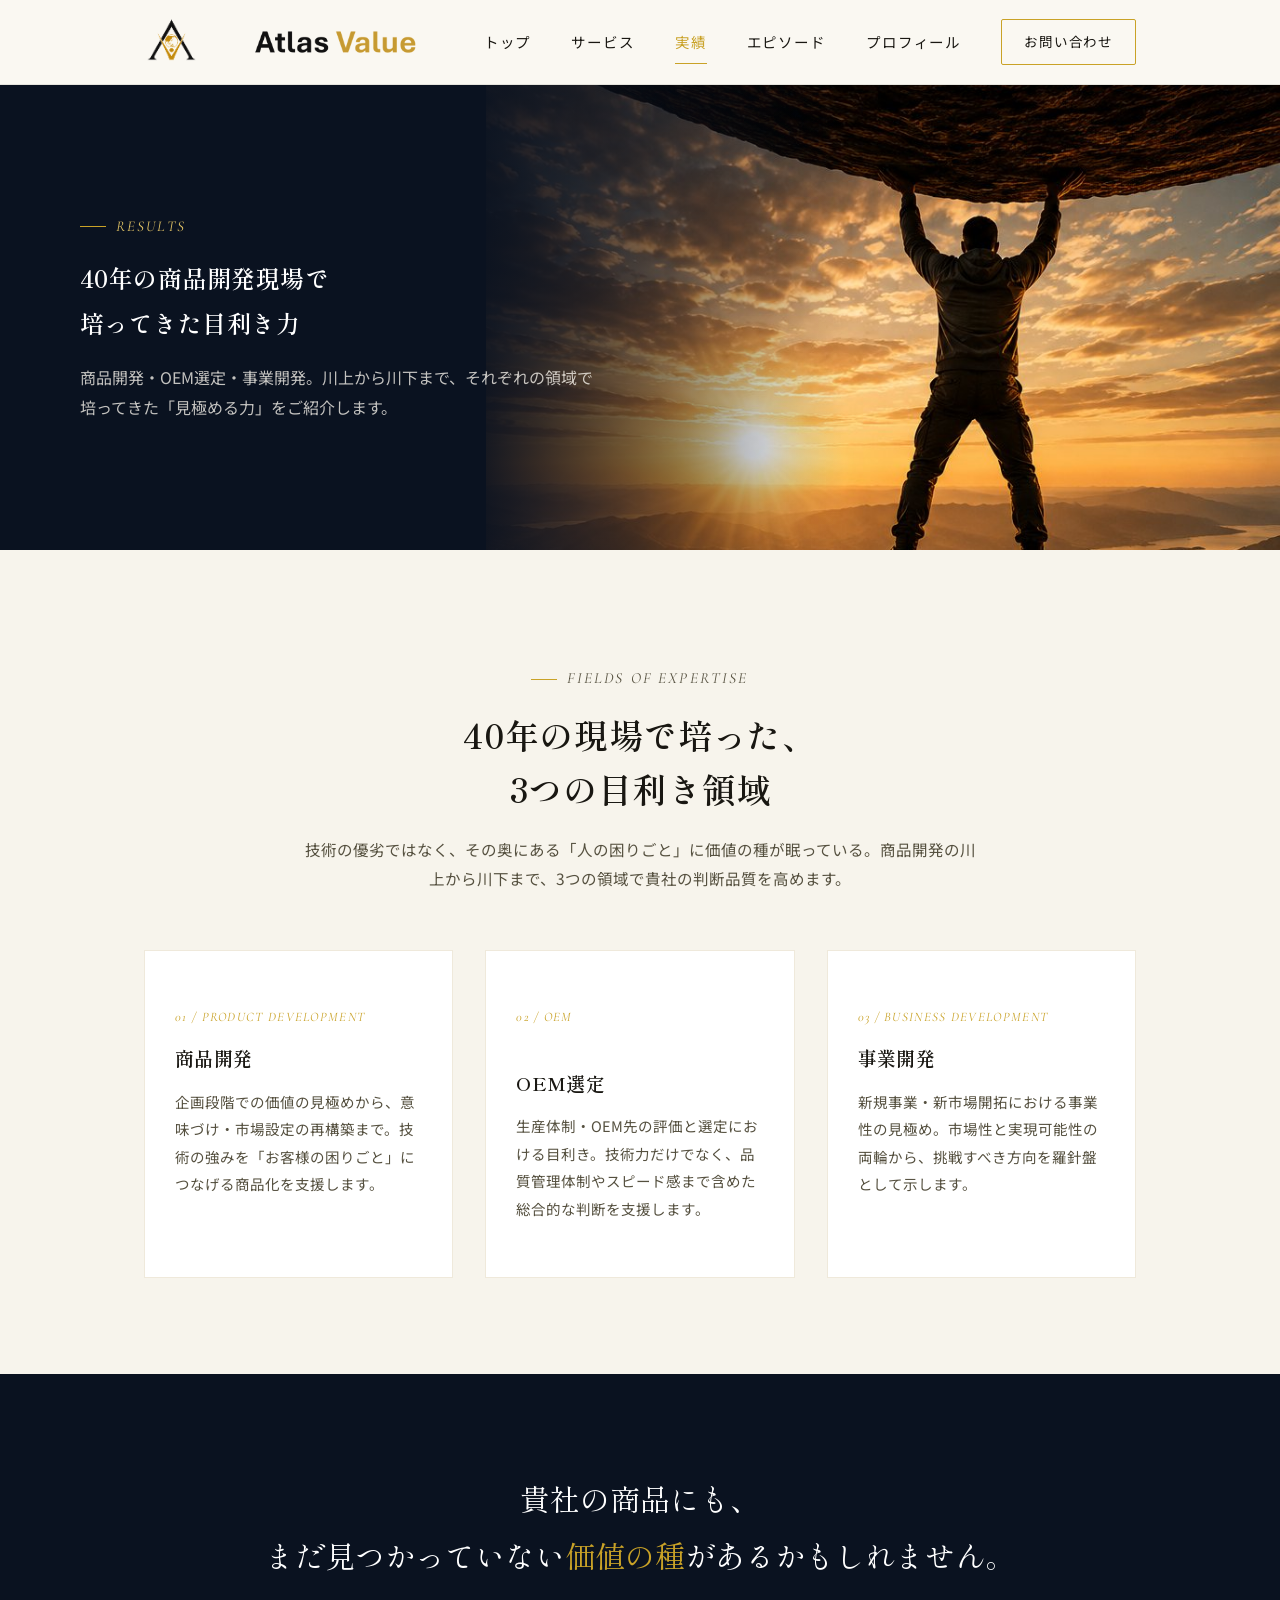
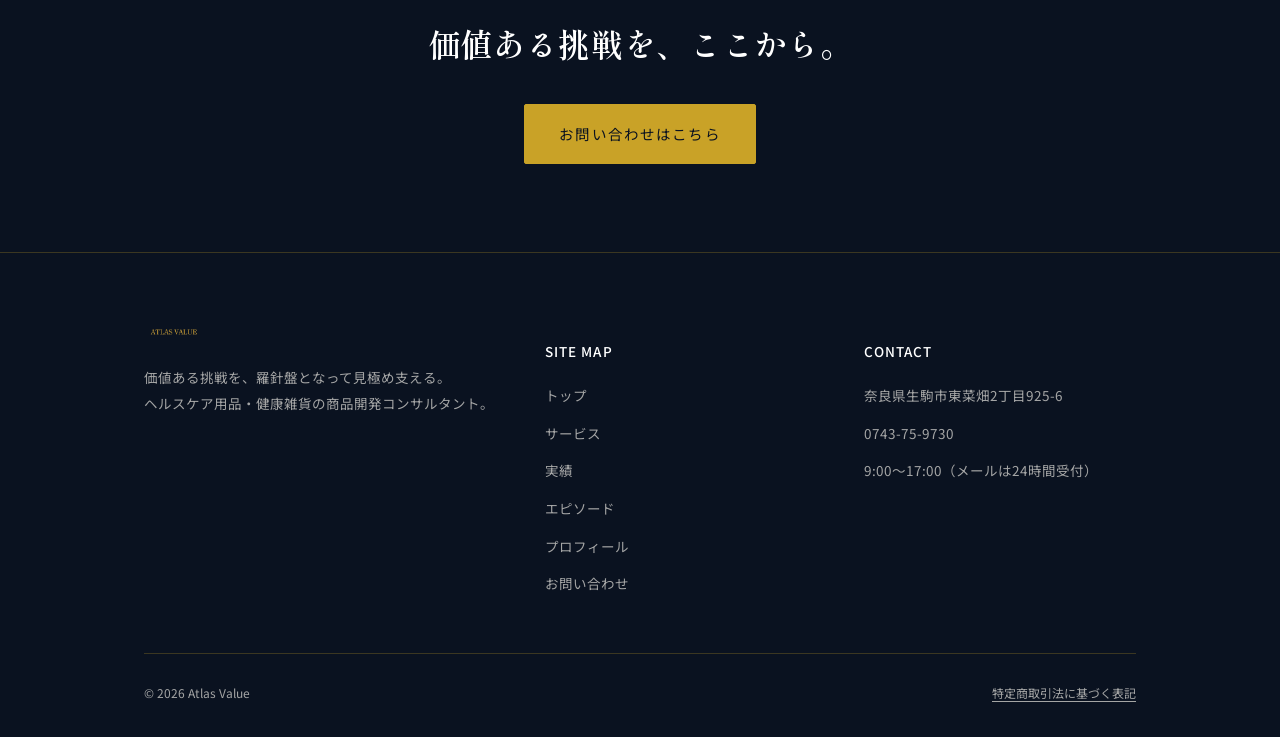
<file: results.html>
<!DOCTYPE html>
<html lang="ja">
<head>
<meta charset="UTF-8">
<meta name="viewport" content="width=device-width, initial-scale=1.0">
<title>実績 | Atlas Value</title>
<meta name="description" content="Atlas Valueの3つの目利き領域（商品開発／OEM選定／事業開発）。40年の商品開発現場で培った価値の見極め方をご紹介します。">
<link rel="icon" href="favicon.png">
<link rel="stylesheet" href="css/style.css?v=26">
</head>
<body>

<header class="site-header">
  <div class="wrap">
    <a href="index.html" class="brand">
      <img src="images/logo-mark-dark.png" alt="Atlas Value" class="mark">
      <img src="images/logo-wordmark-sans-dark.png" alt="Atlas Value" class="wordmark">
    </a>
    <nav class="main-nav">
      <a href="index.html">トップ</a>
      <a href="service.html">サービス</a>
      <a href="results.html" class="current">実績</a>
      <a href="videos.html">エピソード</a>
      <a href="profile.html">プロフィール</a>
      <a href="contact.html#form" class="nav-cta">お問い合わせ</a>
    </nav>
  </div>
</header>

<section class="results-hero-photo">
  <div class="results-hero-photo-img" role="img" aria-label="山頂で巨岩を持ち上げる人物のシルエット、朝日を背に"></div>
  <div class="wrap results-hero-photo-grid">
    <div class="results-hero-photo-text">
      <p class="eyebrow">RESULTS</p>
      <h1>40年の商品開発現場で<br>培ってきた目利き力</h1>
      <p>商品開発・OEM選定・事業開発。<br class="br-phone">川上から川下まで、それぞれの領域で<br class="br-desktop">培ってきた<br class="br-phone">「見極める力」をご紹介します。</p>
    </div>
  </div>
</section>

<section>
  <div class="wrap">
    <div class="section-head">
      <p class="eyebrow" style="justify-content:center;">FIELDS OF EXPERTISE</p>
      <h2>40年の現場で培った、<br>3つの目利き領域</h2>
      <p>技術の優劣ではなく、その奥にある「人の困りごと」に価値の種が眠っている。商品開発の川上から川下まで、3つの領域で貴社の判断品質を高めます。</p>
    </div>

    <div class="card-grid">
      <div class="card">
        <p class="cat-icon">01 / PRODUCT DEVELOPMENT</p>
        <h3>商品開発</h3>
        <p>企画段階での価値の見極めから、意味づけ・市場設定の再構築まで。技術の強みを「お客様の困りごと」につなげる商品化を支援します。</p>
      </div>
      <div class="card">
        <p class="cat-icon">02 / OEM<br>&nbsp;</p>
        <h3>OEM選定</h3>
        <p>生産体制・OEM先の評価と選定における目利き。技術力だけでなく、品質管理体制やスピード感まで含めた総合的な判断を支援します。</p>
      </div>
      <div class="card">
        <p class="cat-icon">03 / BUSINESS DEVELOPMENT</p>
        <h3>事業開発</h3>
        <p>新規事業・新市場開拓における事業性の見極め。市場性と実現可能性の両輪から、挑戦すべき方向を羅針盤として示します。</p>
      </div>
    </div>
  </div>
</section>

<section class="on-navy section-tight-bottom">
  <div class="wrap">
    <p class="pull">貴社の商品にも、<br>まだ見つかっていない<span class="gold">価値の種</span>があるかもしれません。</p>
  </div>
</section>

<section class="cta-band section-tight-top">
  <div class="wrap">
    <h2>価値ある挑戦を、ここから。</h2>
    <div class="btn-row">
      <a href="contact.html#form" class="btn btn-solid">お問い合わせはこちら</a>
    </div>
  </div>
</section>

<footer class="site-footer">
  <div class="wrap">
    <div class="footer-top">
      <div class="footer-brand">
        <img src="images/logo-wordmark-serif.png" alt="Atlas Value">
        <p>価値ある挑戦を、羅針盤となって見極め支える。<br>ヘルスケア用品・健康雑貨の商品開発コンサルタント。</p>
      </div>
      <div class="footer-col">
        <h5>SITE MAP</h5>
        <a href="index.html">トップ</a>
        <a href="service.html">サービス</a>
        <a href="results.html">実績</a>
        <a href="videos.html">エピソード</a>
        <a href="profile.html">プロフィール</a>
        <a href="contact.html#form">お問い合わせ</a>
      </div>
      <div class="footer-col">
        <h5>CONTACT</h5>
        <span>奈良県生駒市東菜畑2丁目925-6</span>
        <span>0743-75-9730</span>
        <span>9:00〜17:00（メールは24時間受付）</span>
      </div>
    </div>
    <div class="footer-bottom">
      <span>&copy; 2026 Atlas Value</span>
      <a href="contact.html#legal">特定商取引法に基づく表記</a>
    </div>
  </div>
</footer>

</body>
</html>
</file>
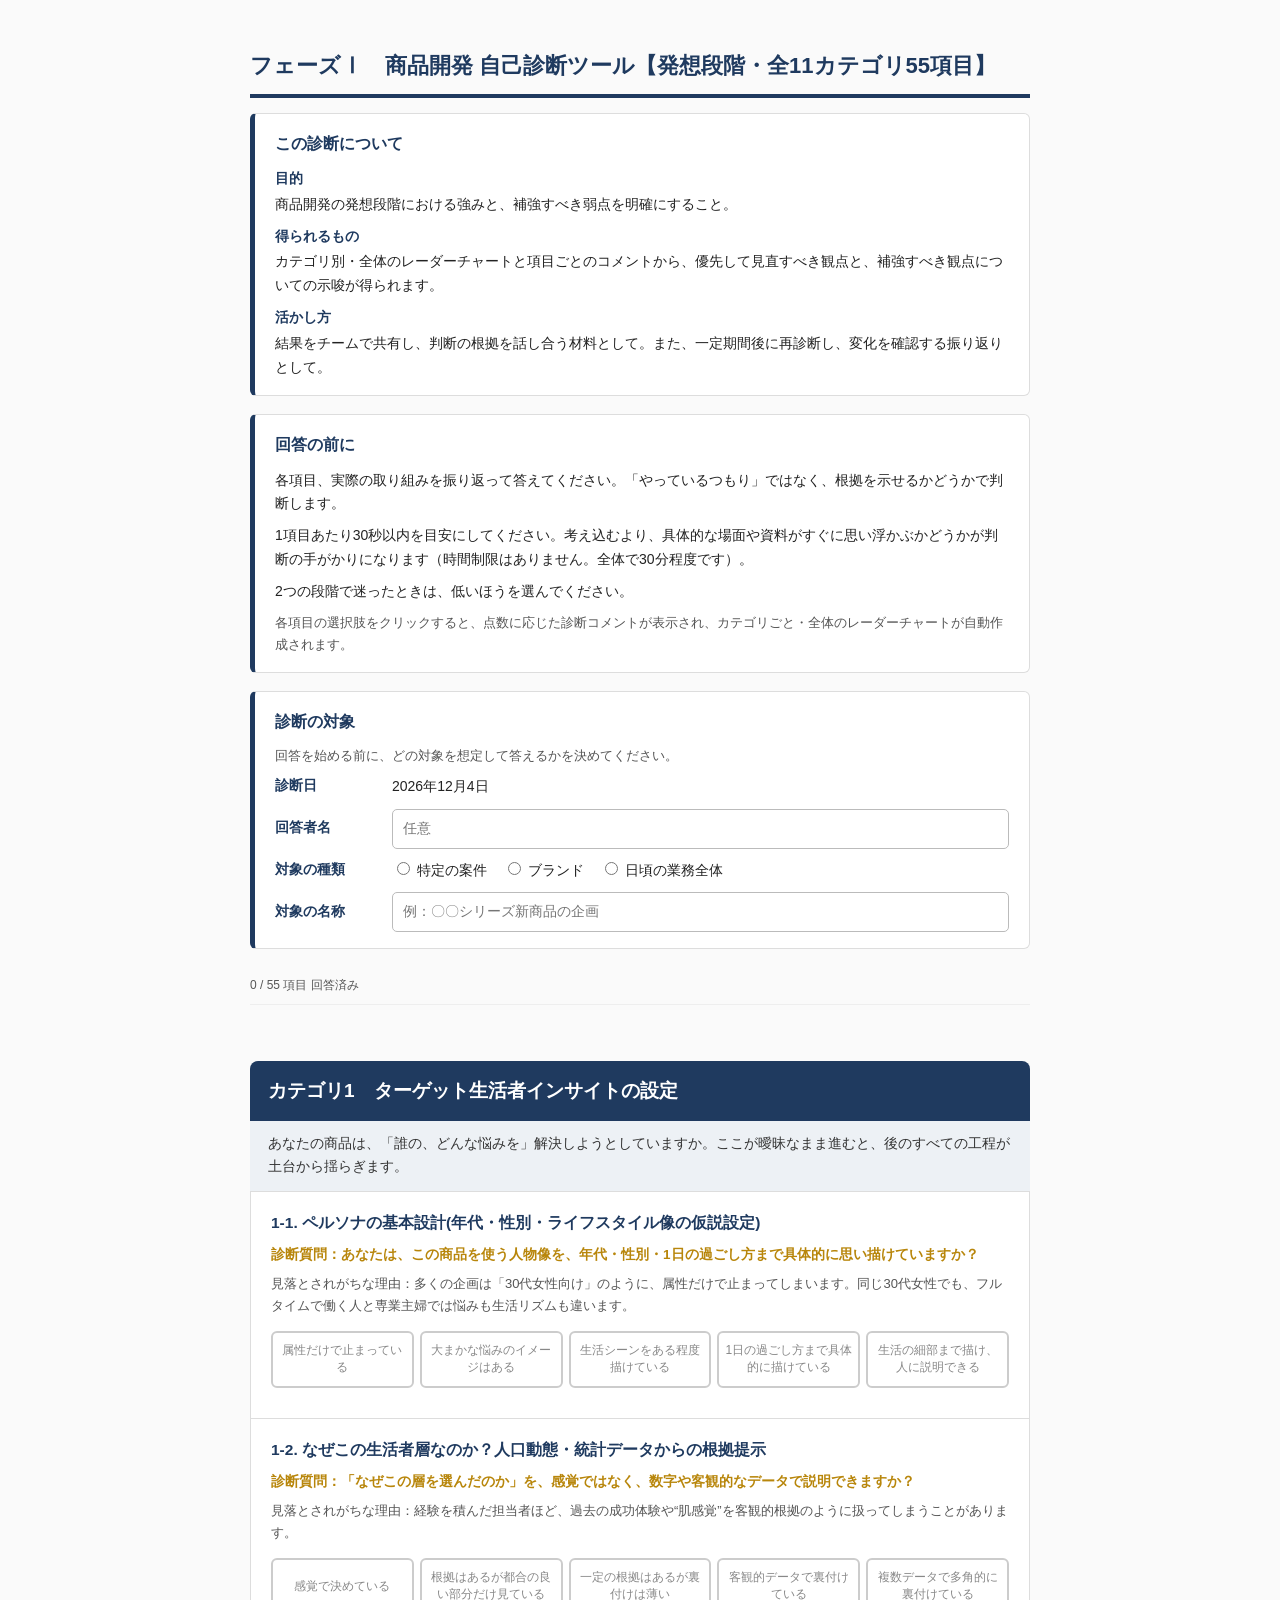
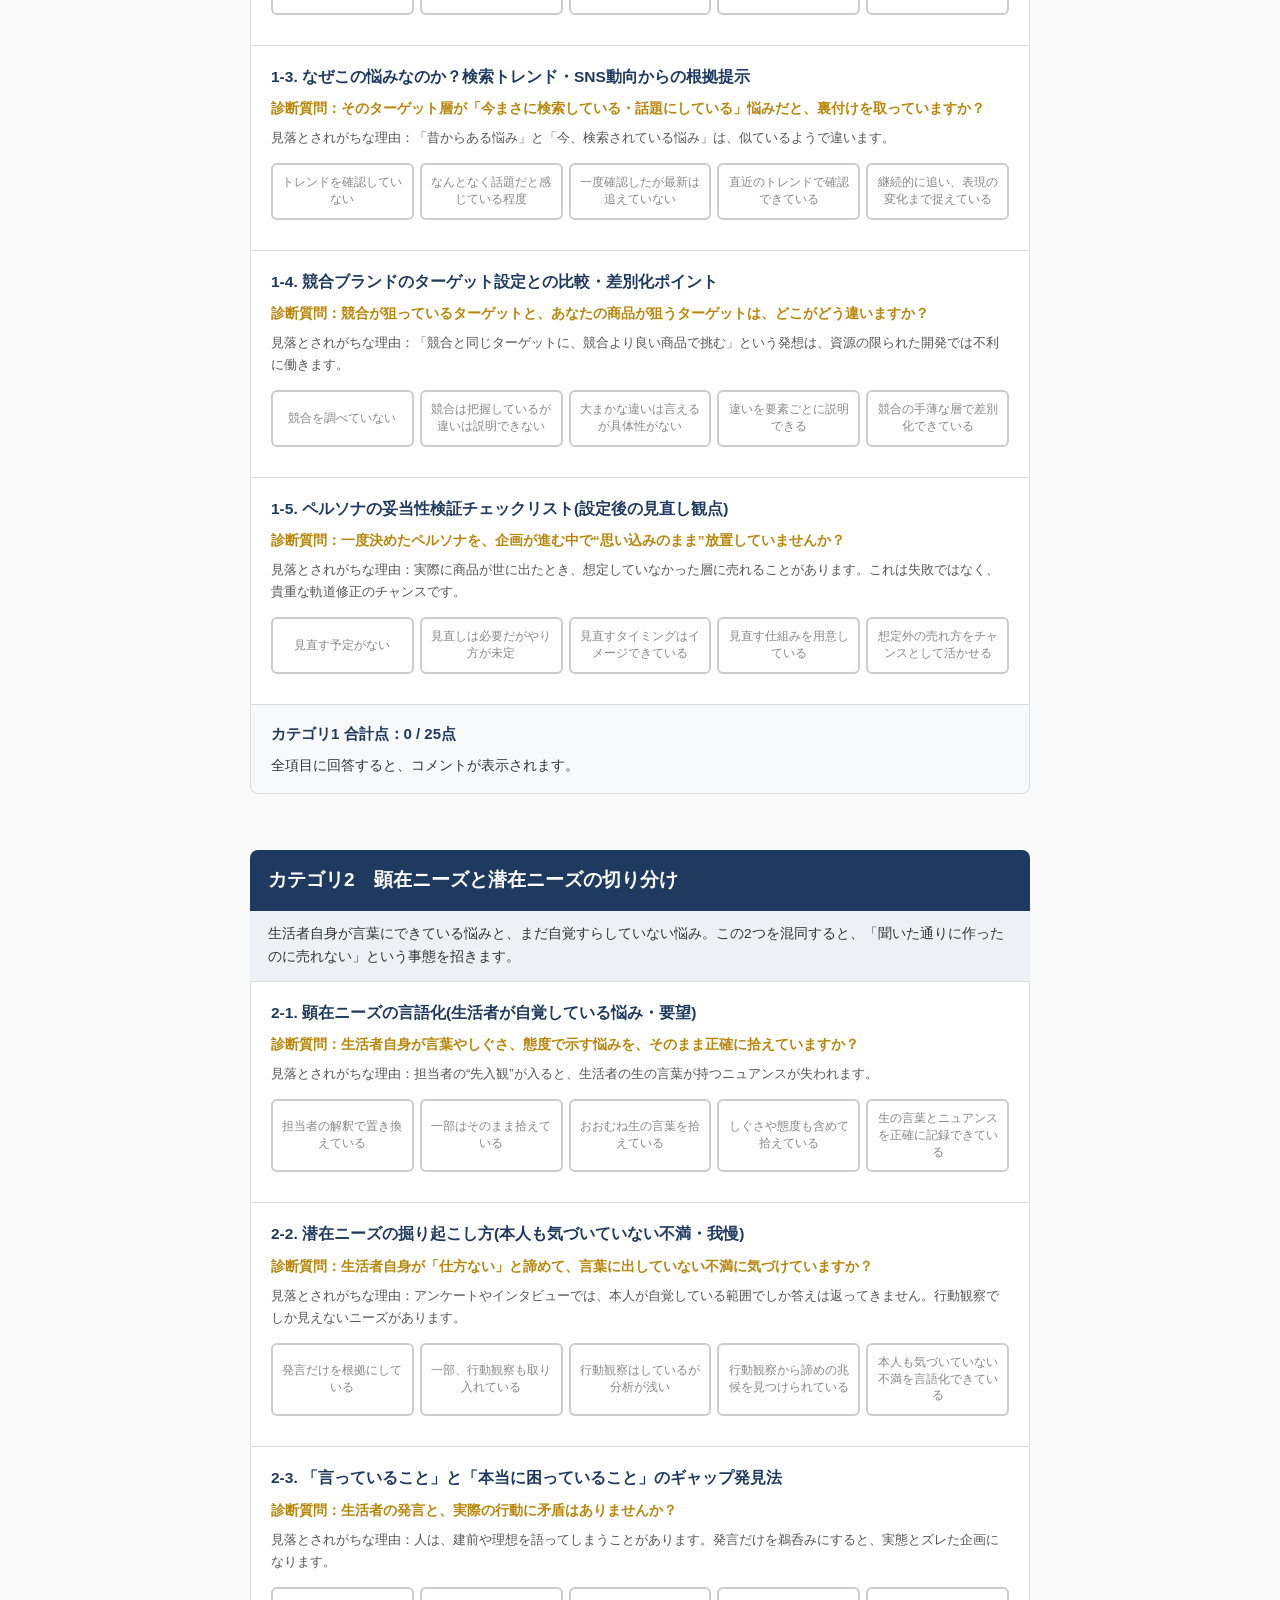
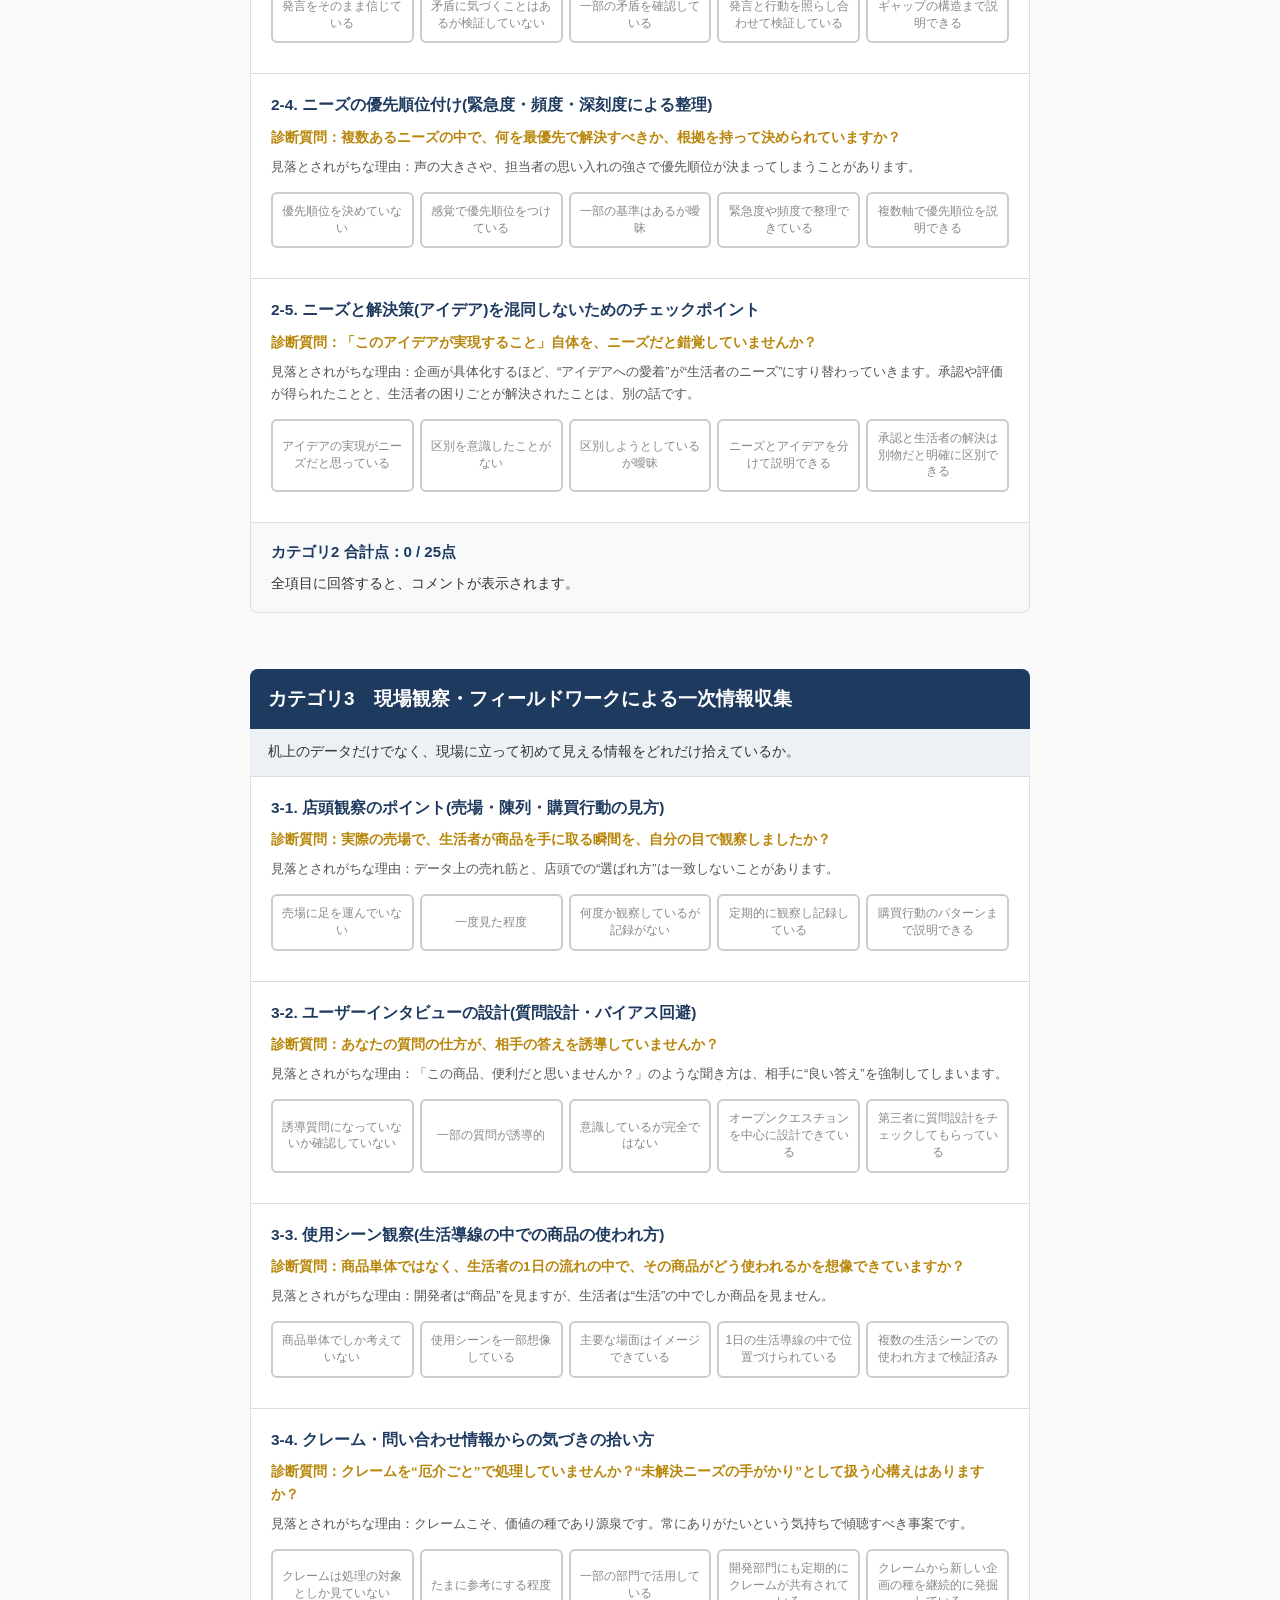
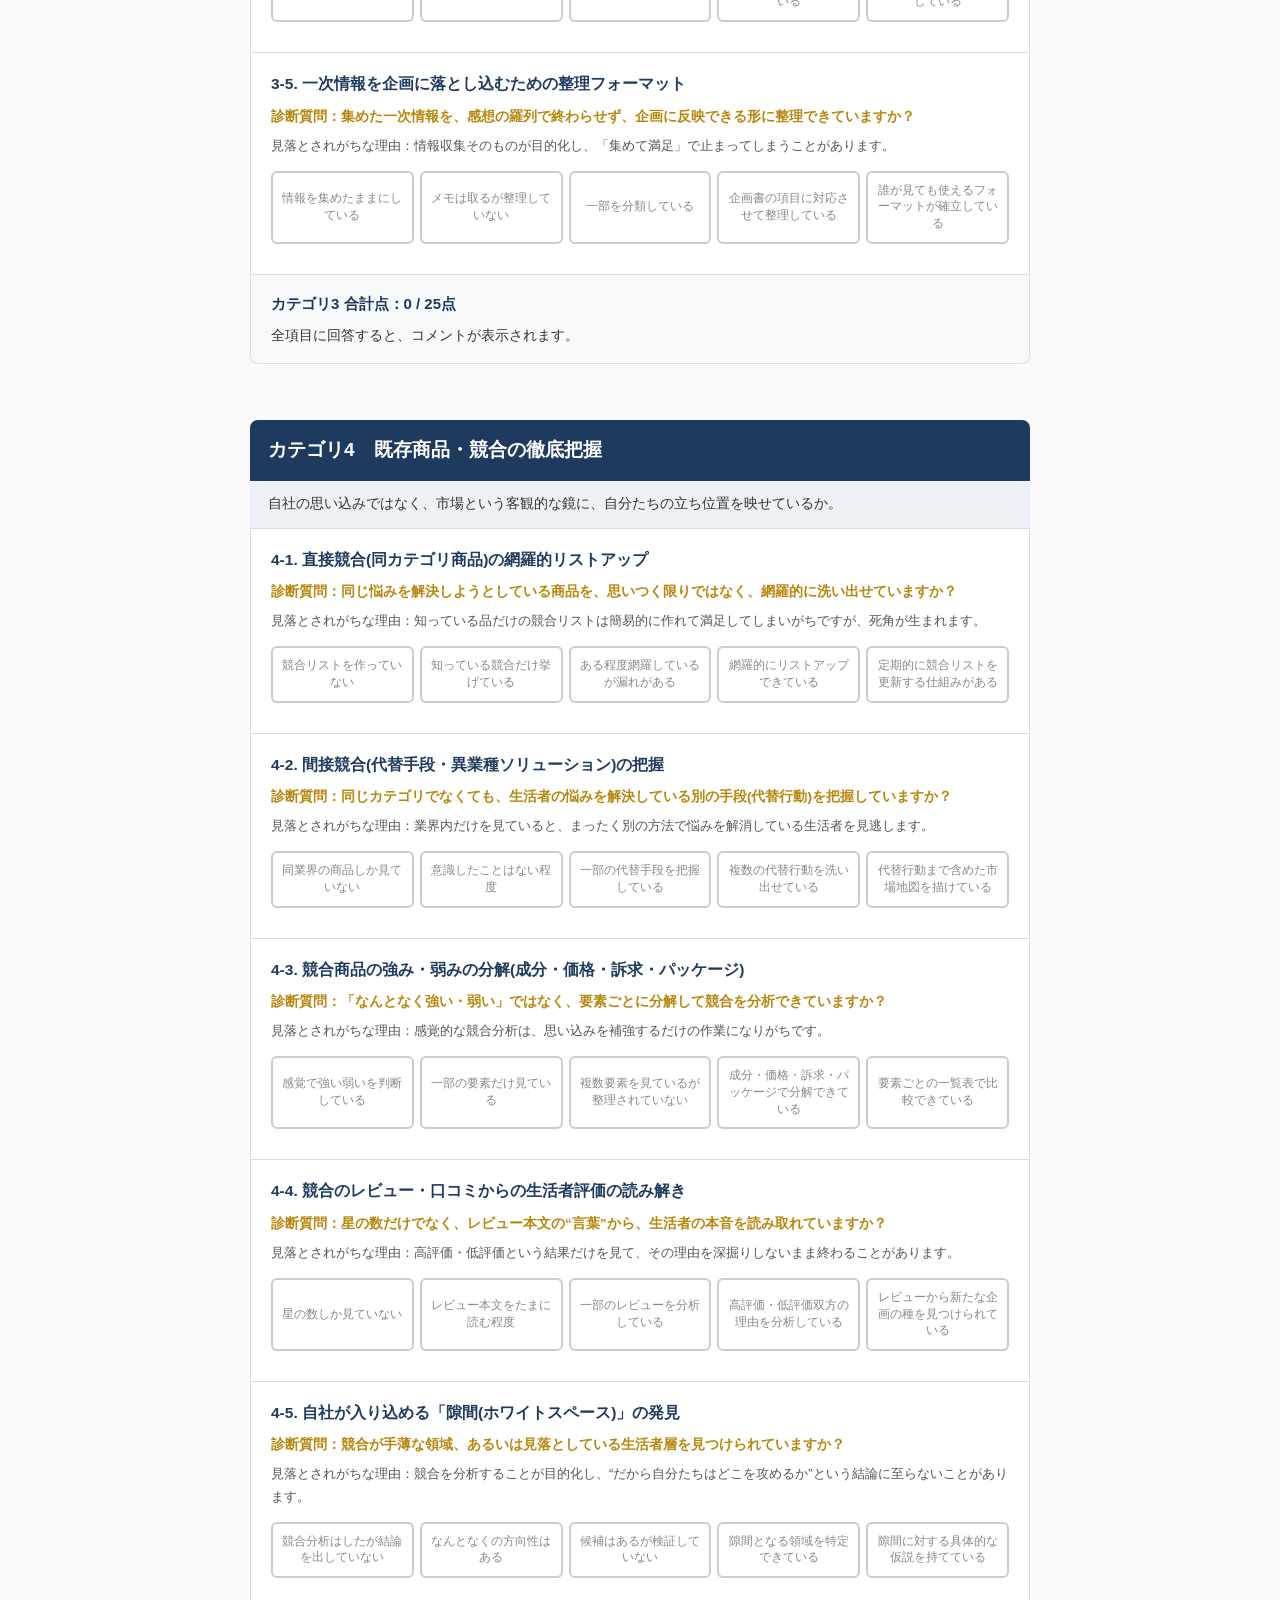
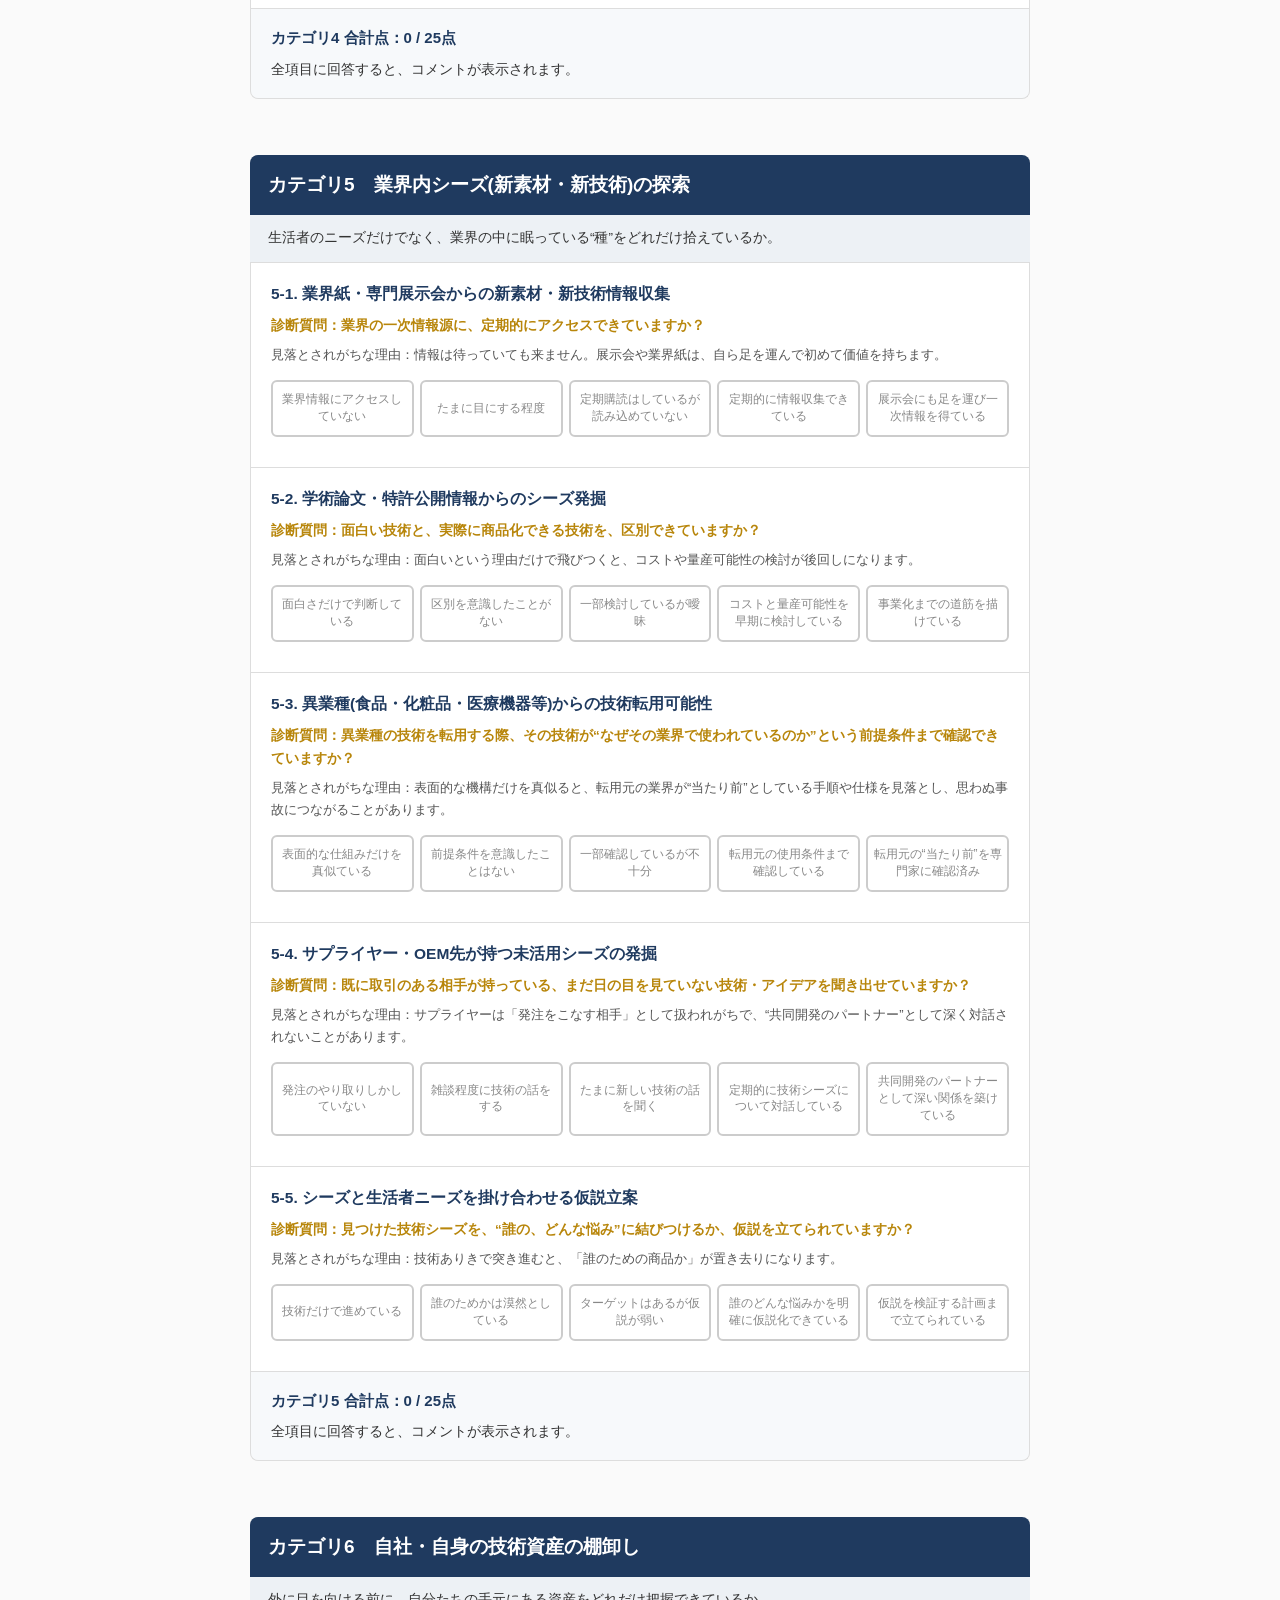
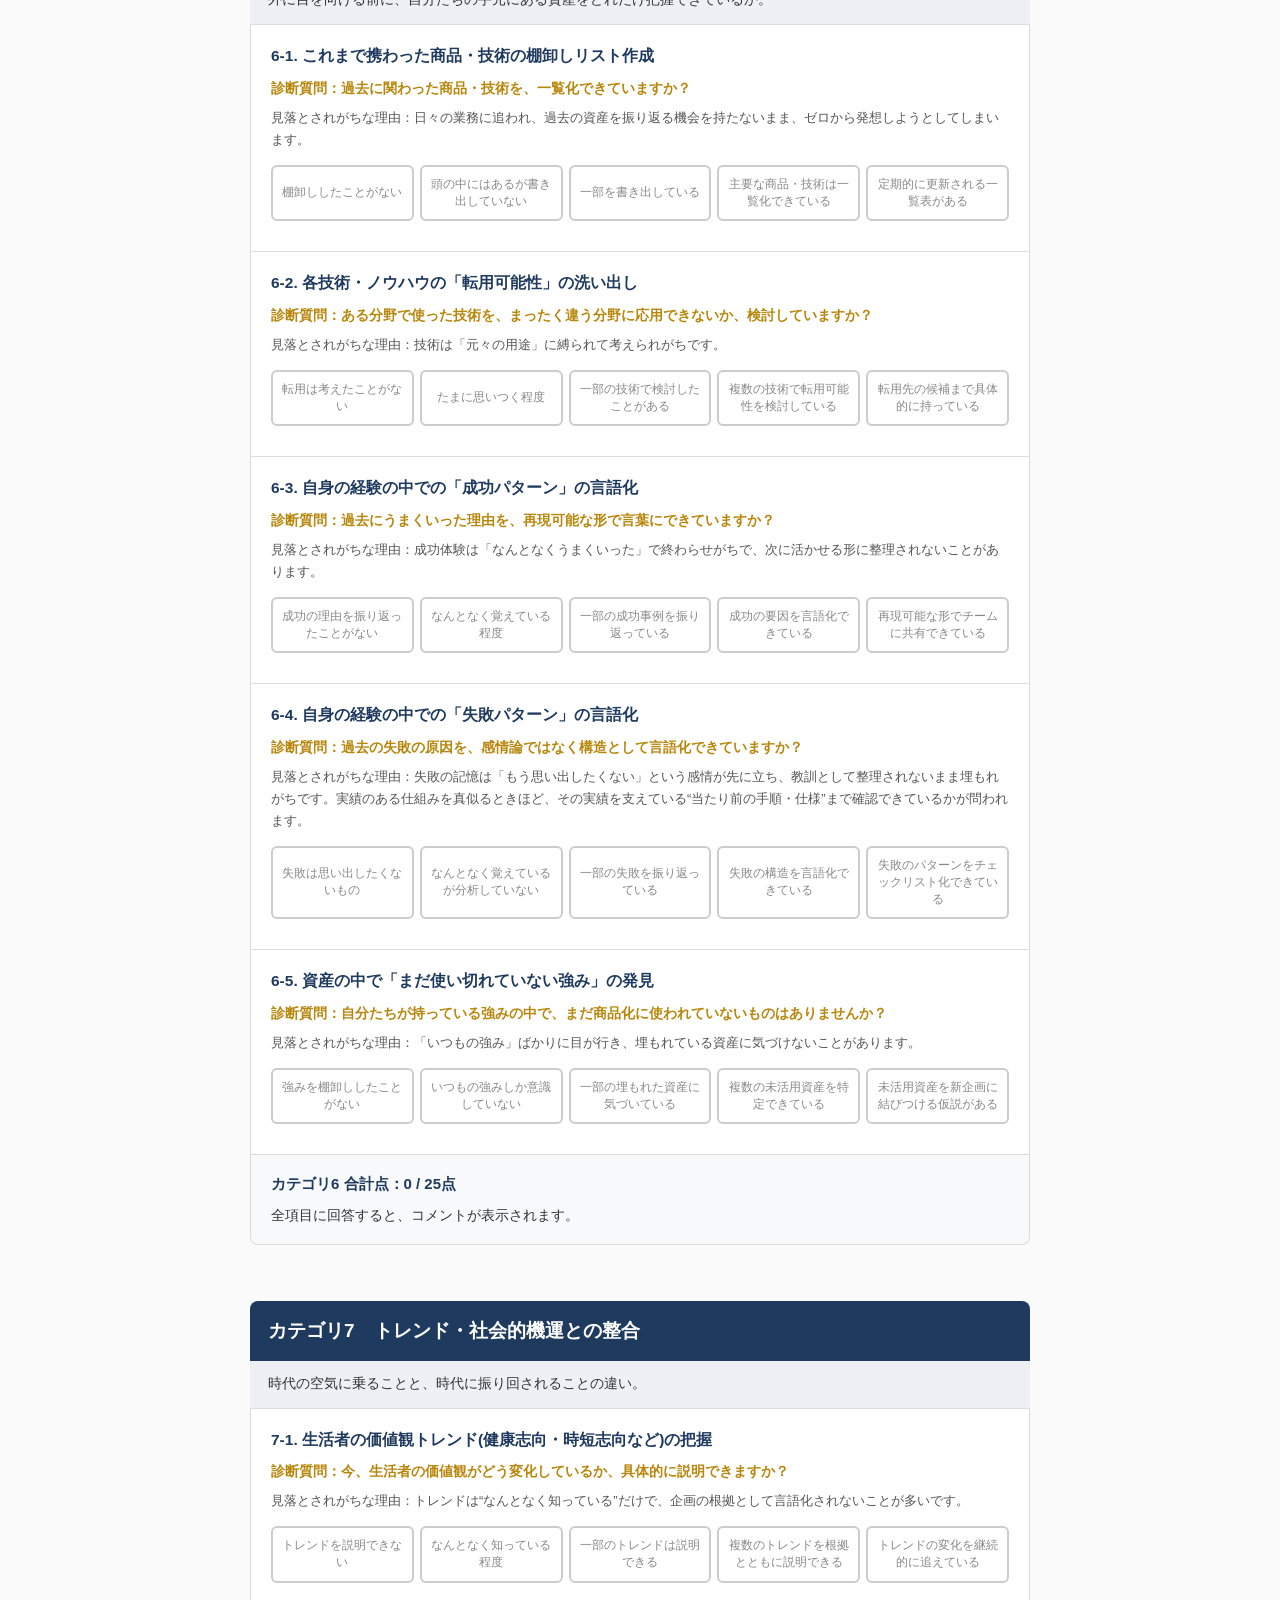
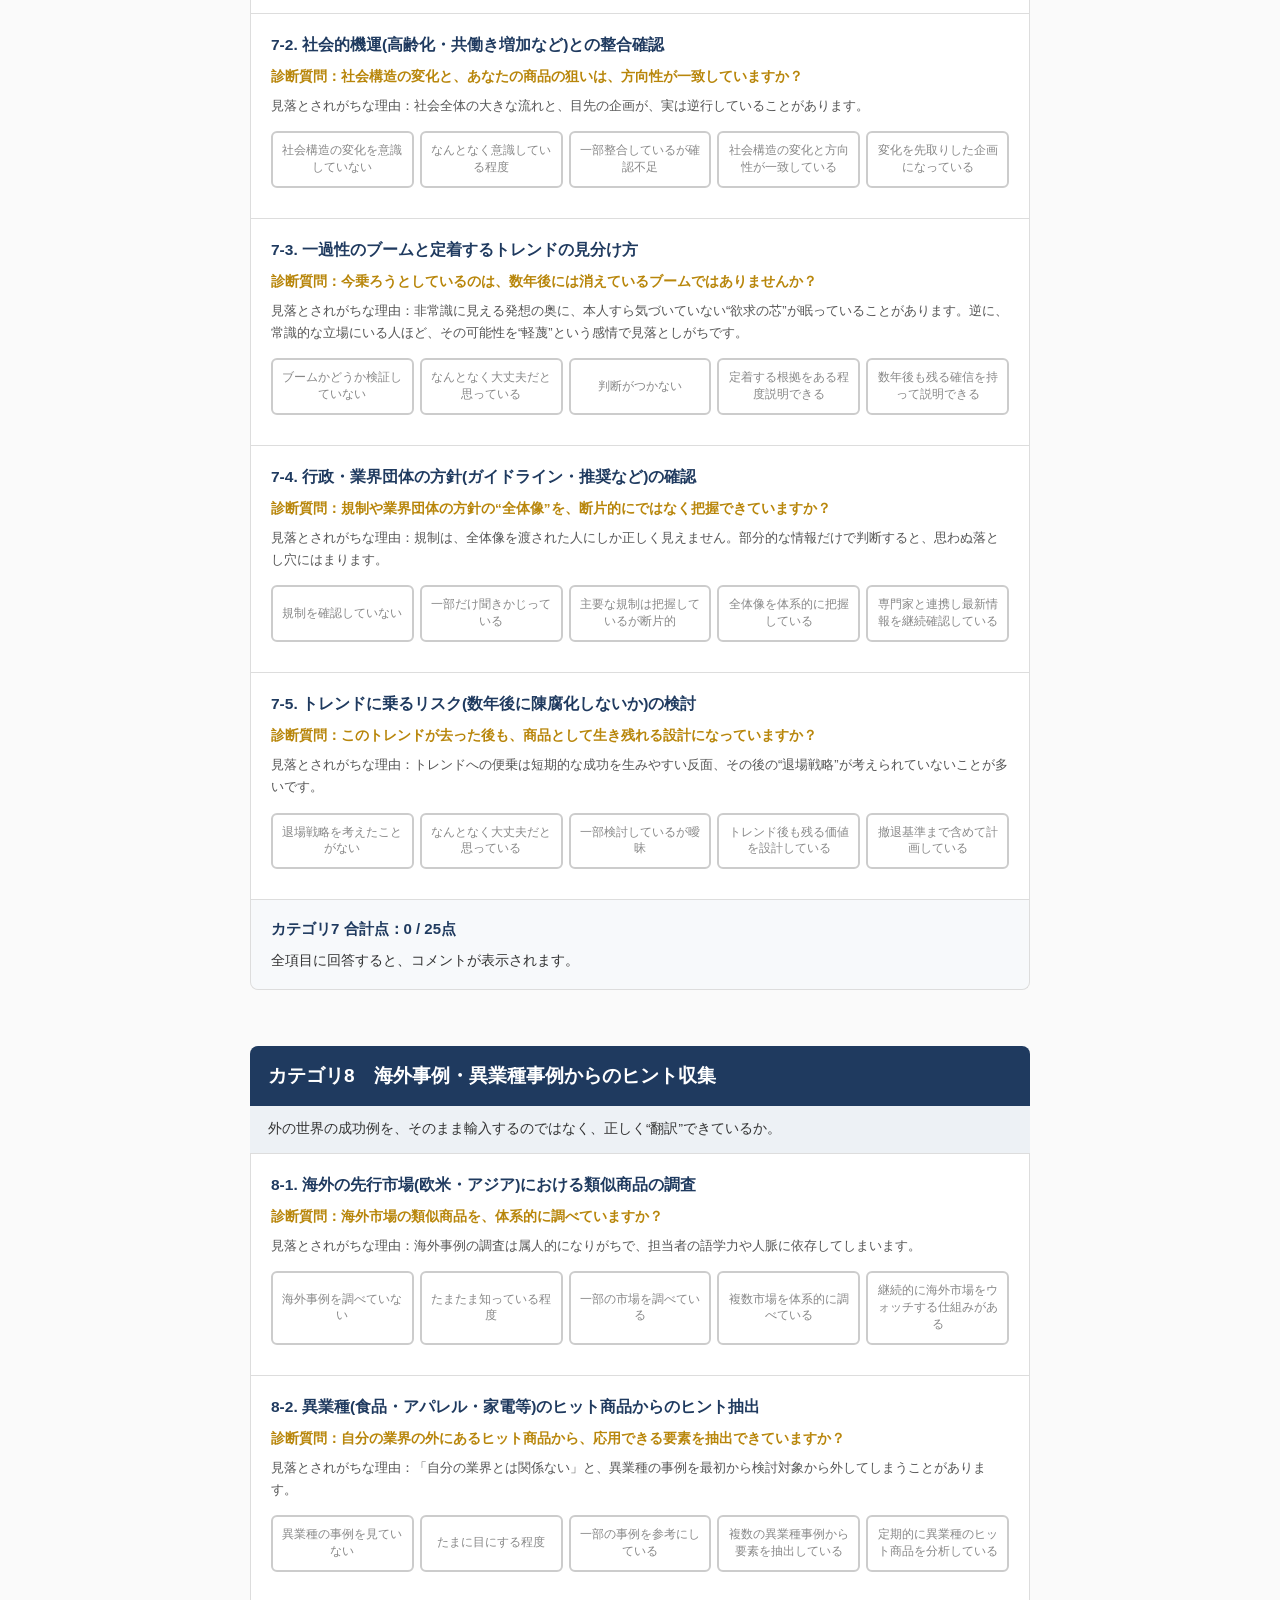
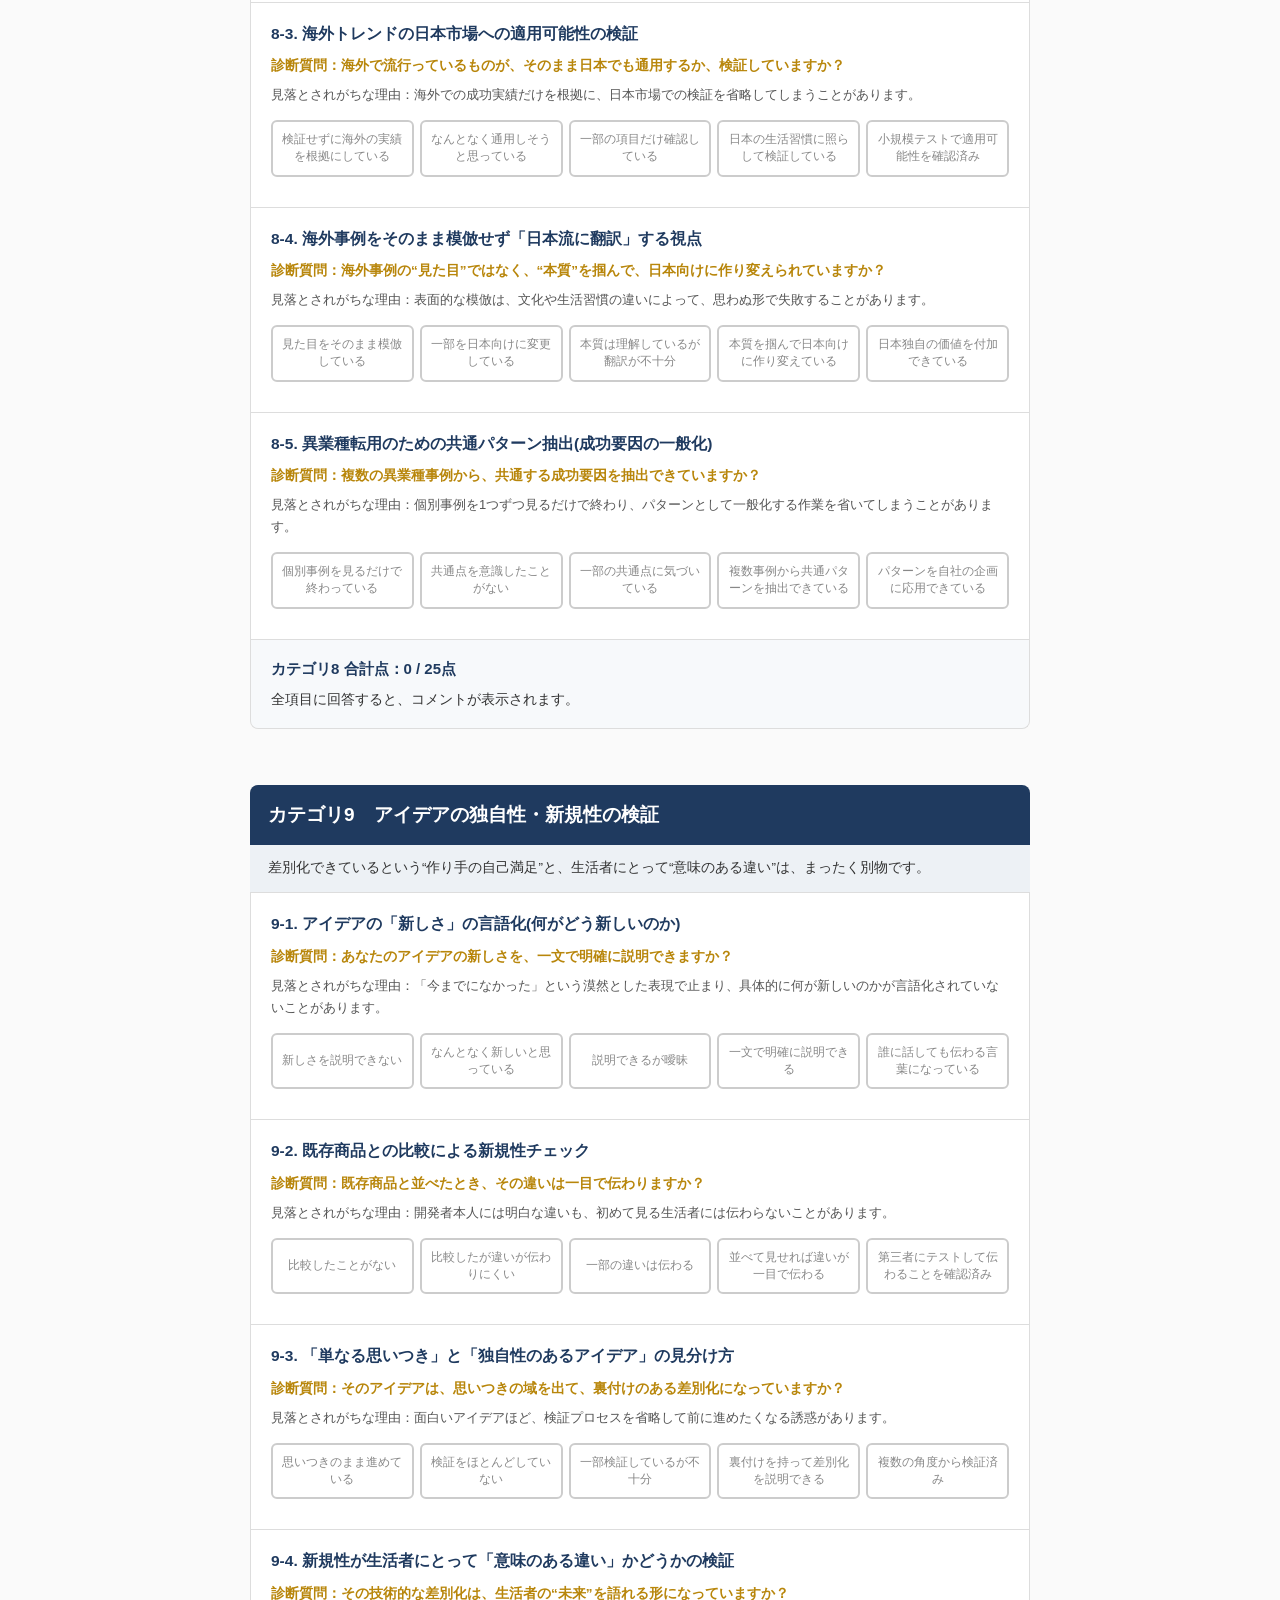
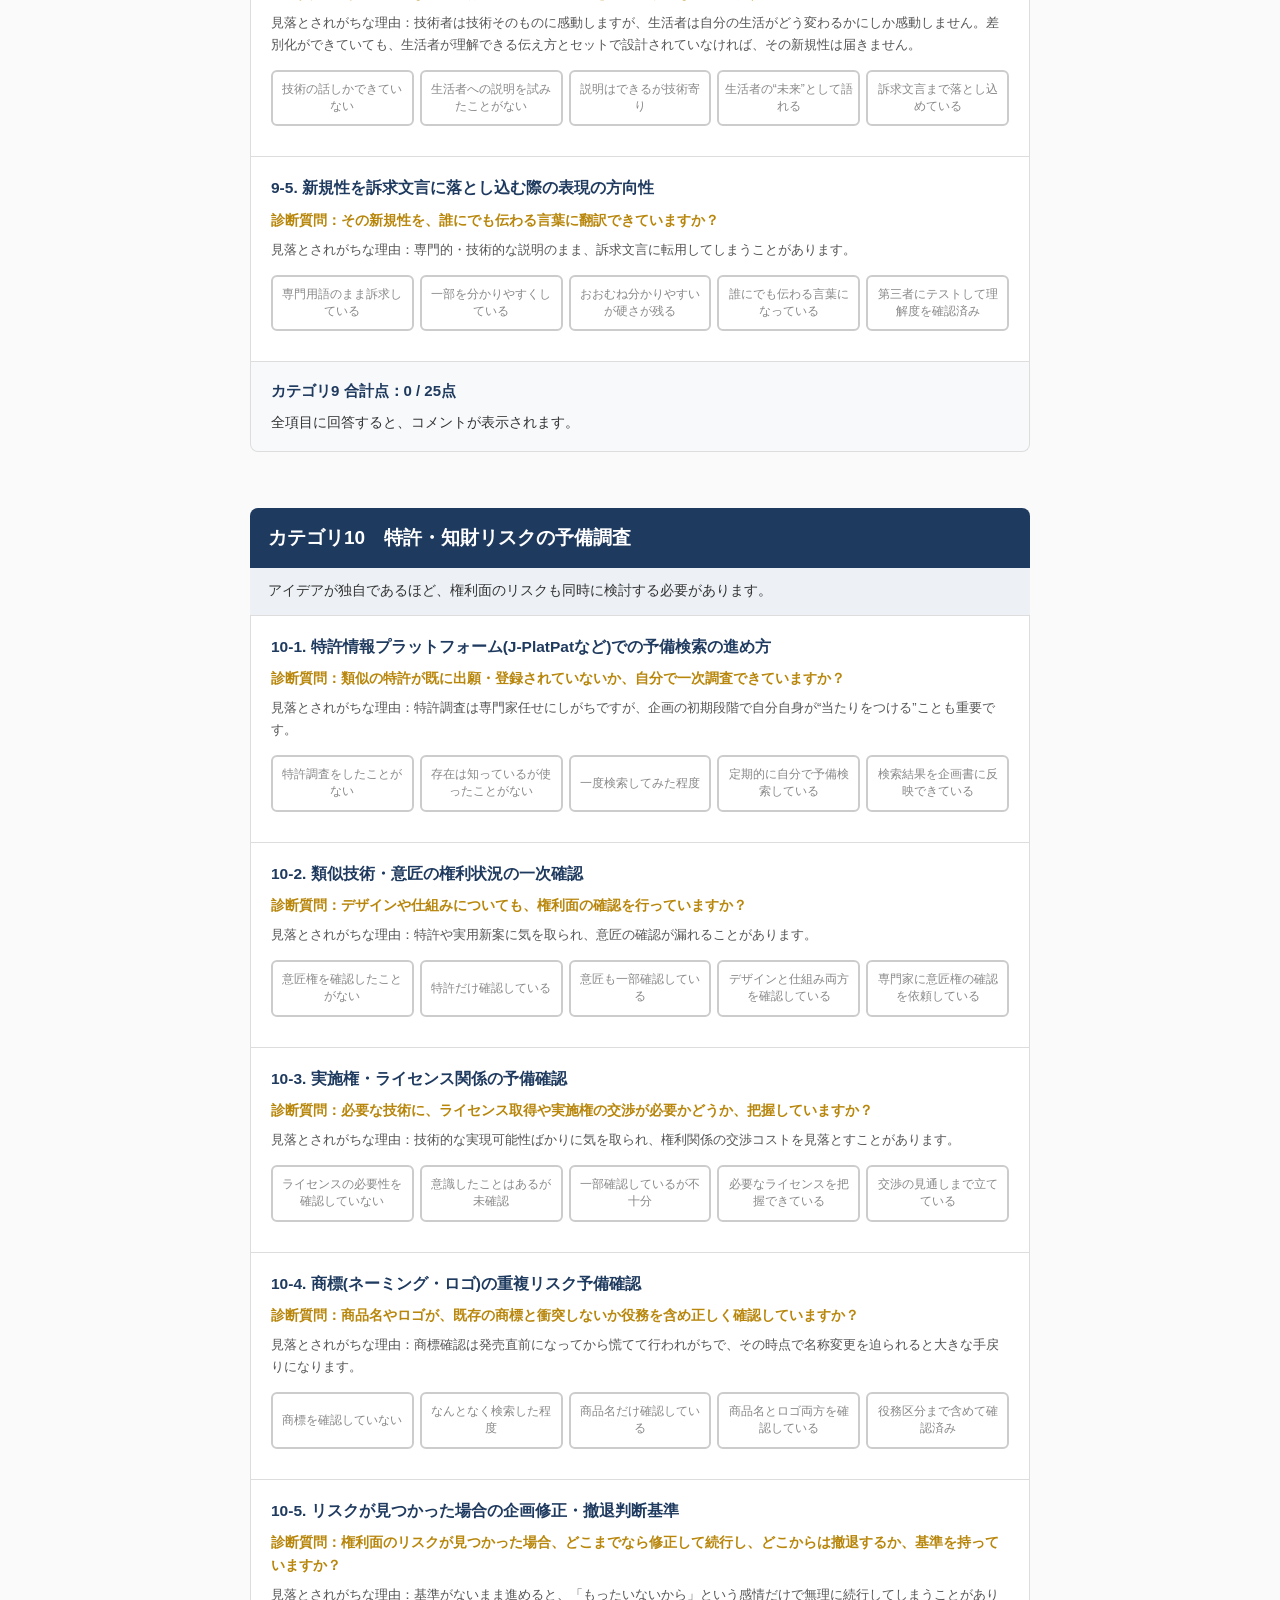
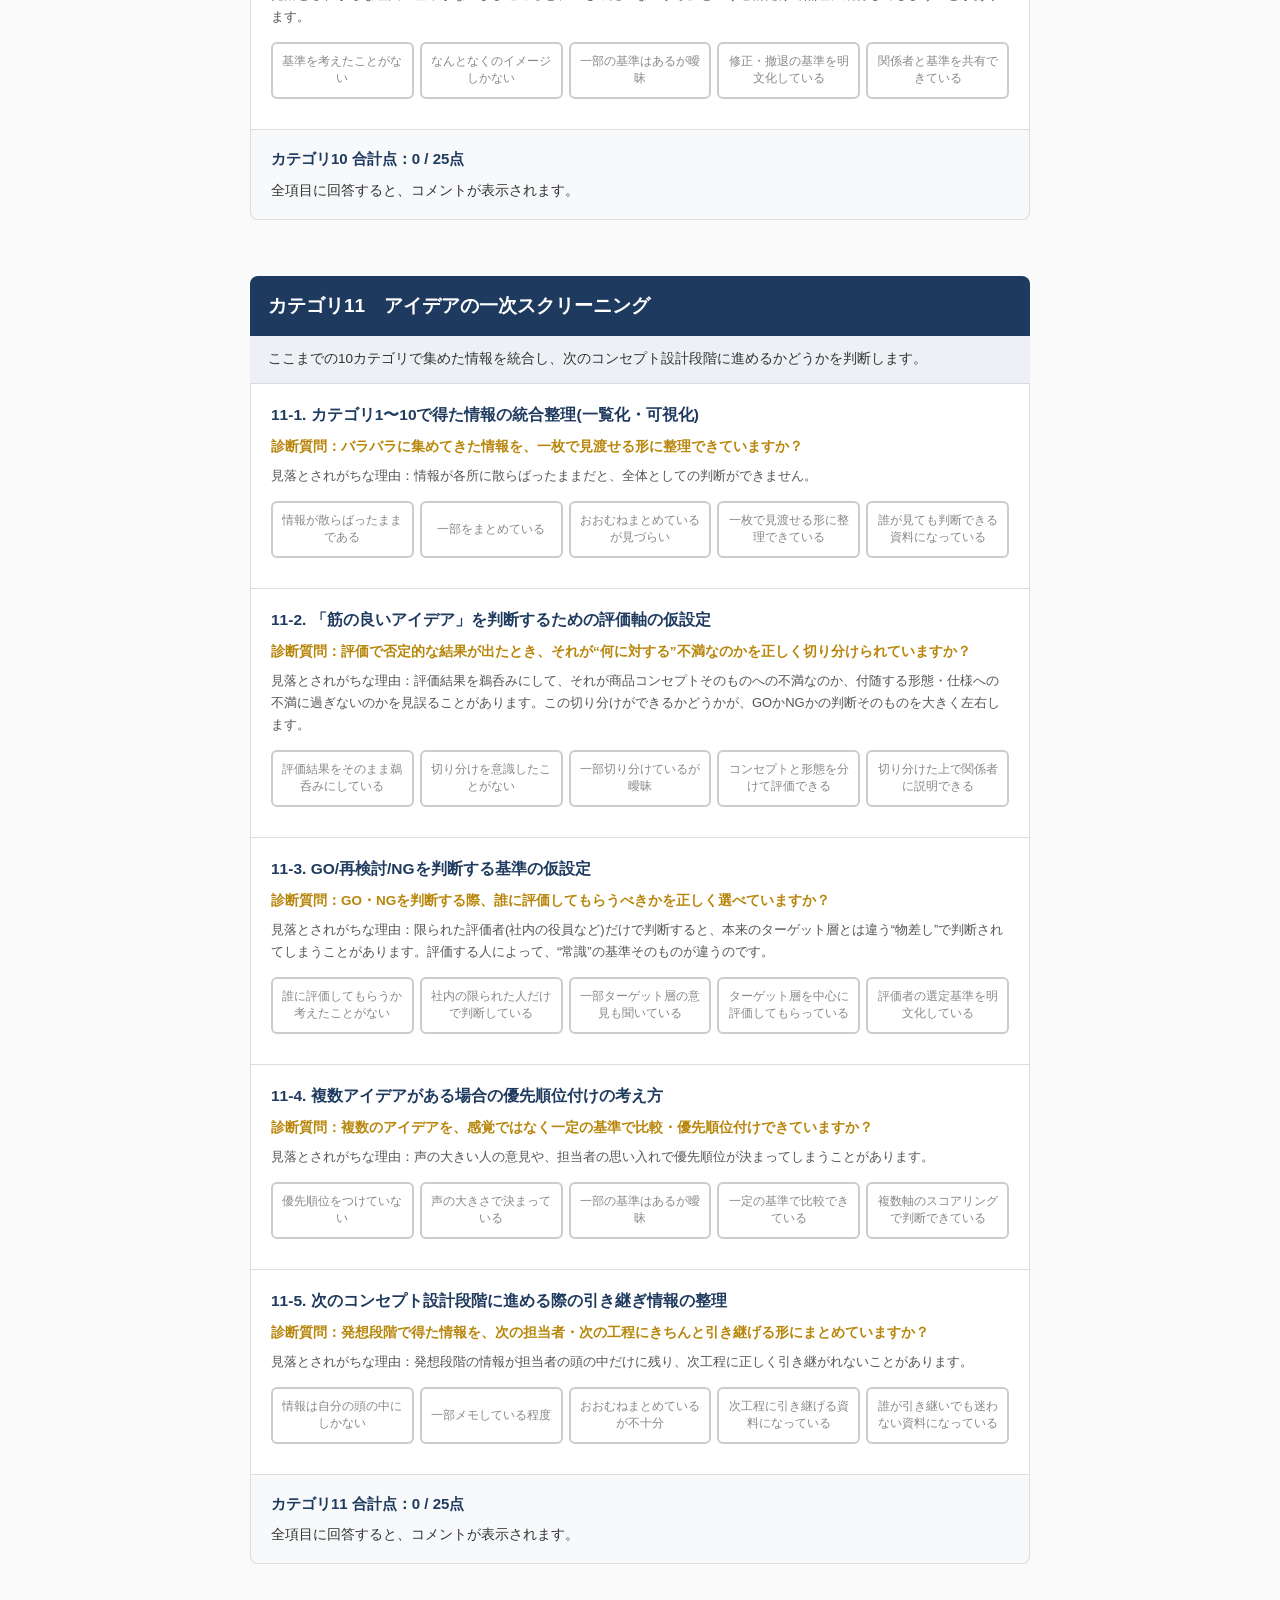
<file: selfcheck-phase1.html>
<!DOCTYPE html>
<html lang="ja">
<head>
<meta charset="UTF-8">
<meta name="viewport" content="width=device-width, initial-scale=1">
<meta name="color-scheme" content="light">
<meta name="robots" content="noindex, nofollow">
<title>フェーズⅠ 商品開発 自己診断ツール</title>
<style>
  :root{
    --navy:#1F3A5F;
    --gold:#B8860B;
    --gray:#555;
    --lightgray:#F2F2F2;
    --bad:#C0392B;
    --mid:#B8860B;
    --good:#2E7D32;
  }
  html{
    scroll-behavior: smooth;
  }
  body{
    font-family:"Hiragino Kaku Gothic ProN","游ゴシック",sans-serif;
    background:#fafafa;
    color:#222;
    max-width:780px;
    margin:0 auto;
    padding:32px 20px 100px;
    line-height:1.7;
  }
  h1{
    color:var(--navy);
    font-size:22px;
    border-bottom:4px solid var(--navy);
    padding-bottom:10px;
  }
  .lead{
    background:var(--lightgray);
    padding:14px 16px;
    border-radius:6px;
    margin-bottom:28px;
    font-size:14px;
  }
  .catblock{
    margin-top:56px;
  }
  .catheader{
    background:var(--navy);
    color:#fff;
    padding:14px 18px;
    border-radius:8px 8px 0 0;
    font-size:19px;
    font-weight:bold;
  }
  .catlead{
    background:#EDF1F5;
    padding:12px 18px;
    font-size:13.5px;
    color:#333;
    border-bottom:1px solid #ddd;
  }
  .item{
    border:1px solid #ddd;
    border-top:none;
    padding:18px 20px;
    background:#fff;
  }
  .item h2{
    font-size:15.5px;
    color:var(--navy);
    margin:0 0 8px;
  }
  .q{
    color:var(--gold);
    font-weight:bold;
    font-size:13.5px;
  }
  .why{
    font-size:13px;
    color:var(--gray);
    margin:6px 0 14px;
  }
  .scorebar{
    display:flex;
    gap:6px;
    margin-bottom:12px;
    align-items:stretch;
  }
  .scorebar button{
    flex:1;
    padding:9px 5px 10px;
    border:2px solid #ccc;
    background:#fff;
    border-radius:6px;
    cursor:pointer;
    color:#888;
    transition:.15s;
    display:flex;
    align-items:center;
    justify-content:center;
  }
  .scorebar button .scalelabel{
    font-size:12px;
    font-weight:normal;
    line-height:1.4;
    text-align:center;
  }
  .scorebar button:hover{ border-color: var(--navy); }
  .scorebar button.selected{
    background:var(--navy);
    border-color:var(--navy);
    color:#fff;
  }
  .comment{
    display:none;
    padding:11px 14px;
    border-radius:6px;
    font-size:13.5px;
    border-left:5px solid #999;
  }
  .comment.show{ display:block; }
  .comment.bad{ background:#FDECEA; border-left-color:var(--bad); color:#7a2015; }
  .comment.mid{ background:#FBF3E1; border-left-color:var(--mid); color:#6b5108; }
  .comment.good{ background:#EAF4EB; border-left-color:var(--good); color:#1e5322; }
  .comment a{ text-decoration:underline; }

  .catfooter{
    border:1px solid #ddd;
    border-top:none;
    border-radius:0 0 8px 8px;
    background:#F7F9FB;
    padding:16px 20px;
  }
  .cattotal{
    font-weight:bold;
    font-size:15px;
    color:var(--navy);
    margin-bottom:8px;
  }
  .catcomment{
    font-size:13.5px;
    color:#333;
  }

  #finalSummary{
    margin-top:70px;
    padding:26px;
    background:var(--navy);
    color:#fff;
    border-radius:12px;
  }
  #finalSummary h2{ margin-top:0; font-size:20px; color:#fff; }
  #totalScoreAll{ font-size:36px; font-weight:bold; color:#FFD27F; }
  #goStatus{
    display:inline-block;
    margin-left:14px;
    padding:4px 14px;
    border-radius:20px;
    font-size:14px;
    font-weight:bold;
  }
  .go-good{ background:#2E7D32; }
  .go-mid{ background:#B8860B; }
  .go-bad{ background:#C0392B; }
  #finalSummaryComment{
    margin-top:18px;
    background:rgba(255,255,255,0.08);
    padding:16px 18px;
    border-radius:6px;
    font-size:14.5px;
  }
  .radarwrap{
    display:flex;
    justify-content:center;
    margin-top:20px;
  }
  .summarytop{
    display:flex;
    justify-content:space-between;
    align-items:flex-start;
    flex-wrap:wrap;
    gap:20px;
    margin-top:10px;
  }
  .scoreblock{
    font-size:16px;
  }
  .legendblock{
    background:rgba(255,255,255,0.08);
    border-radius:8px;
    padding:12px 16px;
    font-size:12.5px;
    min-width:250px;
    flex:1;
    max-width:320px;
  }
  .legendtitle{
    font-weight:bold;
    font-size:12.5px;
    color:#FFD27F;
    margin-bottom:8px;
  }
  .legendrow{
    display:flex;
    align-items:center;
    gap:8px;
    margin-bottom:6px;
    line-height:1.5;
  }
  .legenddot{
    display:inline-block;
    width:10px;
    height:10px;
    border-radius:50%;
    flex-shrink:0;
  }
  .intro{
    background:#fff;
    border:1px solid #ddd;
    border-left:5px solid var(--navy);
    border-radius:6px;
    padding:16px 20px;
    margin-bottom:18px;
    font-size:14px;
  }
  .intro h2{
    font-size:16px;
    color:var(--navy);
    margin:0 0 10px;
  }
  .intro dl{ margin:0; }
  .intro dt{ font-weight:bold; color:var(--navy); margin-top:8px; }
  .intro dt:first-child{ margin-top:0; }
  .intro dd{ margin:2px 0 0; }
  .intro p{ margin:0 0 8px; }
  .intro p:last-child{ margin-bottom:0; }
  .intro .howto{ color:var(--gray); font-size:13px; }
  .targetgrid{
    display:grid;
    grid-template-columns:7.5em 1fr;
    gap:10px 12px;
    align-items:center;
  }
  .targetgrid label.rowlabel{ font-weight:bold; color:var(--navy); font-size:13.5px; }
  .targetgrid input[type=text]{
    width:100%;
    box-sizing:border-box;
    padding:7px 10px;
    border:1px solid #bbb;
    border-radius:5px;
    font:inherit;
    font-size:14px;
  }
  .targetgrid input[type=text]:focus{ outline:2px solid var(--navy); outline-offset:1px; }
  .typechoices{ display:flex; flex-wrap:wrap; gap:6px 16px; font-size:14px; }
  .typechoices label{ cursor:pointer; }
  .targetsummary{
    margin-top:12px;
    font-size:14px;
    background:rgba(255,255,255,0.08);
    padding:10px 16px;
    border-radius:6px;
  }
  .savebar{
    margin-top:24px;
    text-align:center;
  }
  .savebar button{
    background:var(--navy);
    color:#fff;
    border:none;
    border-radius:6px;
    padding:12px 28px;
    font:inherit;
    font-size:15px;
    font-weight:bold;
    cursor:pointer;
  }
  .savebar button:hover{ background:#2B4F7E; }
  .savebar button:focus-visible{ outline:3px solid var(--gold); outline-offset:2px; }
  .savebar p{ font-size:12.5px; color:var(--gray); margin:8px 0 0; }
  @media (max-width:560px){
    .targetgrid{ grid-template-columns:1fr; gap:4px; }
    .targetgrid .typechoices, .targetgrid input[type=text]{ margin-bottom:8px; }
  }
  @page{ size:A4; margin:12mm; }
  @media print{
    body{ background:#fff; max-width:none; padding:0; }
    *{ -webkit-print-color-adjust:exact; print-color-adjust:exact; }
    .progress, .savebar, #beforeAnswer{ display:none !important; }
    .item, .catfooter, #finalSummary, .intro{ break-inside:avoid; }
    .catheader{ break-after:avoid; }
    #finalSummary{ break-before:page; margin-top:0; }
    .targetgrid input[type=text]{ border:none; border-bottom:1px solid #999; border-radius:0; padding-left:0; }
  }
  .note{
    font-size:12px;
    color:#999;
    margin-top:50px;
    text-align:center;
  }
  .progress{
    position:sticky;
    top:0;
    background:#fafafa;
    padding:8px 0;
    font-size:12px;
    color:var(--gray);
    z-index:10;
    border-bottom:1px solid #eee;
  }
</style>
</head>
<body>

<h1>フェーズⅠ　商品開発 自己診断ツール【発想段階・全11カテゴリ55項目】</h1>
<section class="intro" id="aboutDiagnosis">
  <h2>この診断について</h2>
  <dl>
    <dt>目的</dt>
    <dd>商品開発の発想段階における強みと、補強すべき弱点を明確にすること。</dd>
    <dt>得られるもの</dt>
    <dd>カテゴリ別・全体のレーダーチャートと項目ごとのコメントから、優先して見直すべき観点と、補強すべき観点についての示唆が得られます。</dd>
    <dt>活かし方</dt>
    <dd>結果をチームで共有し、判断の根拠を話し合う材料として。また、一定期間後に再診断し、変化を確認する振り返りとして。</dd>
  </dl>
</section>

<section class="intro" id="beforeAnswer">
  <h2>回答の前に</h2>
  <p>各項目、実際の取り組みを振り返って答えてください。「やっているつもり」ではなく、根拠を示せるかどうかで判断します。</p>
  <p>1項目あたり30秒以内を目安にしてください。考え込むより、具体的な場面や資料がすぐに思い浮かぶかどうかが判断の手がかりになります（時間制限はありません。全体で30分程度です）。</p>
  <p>2つの段階で迷ったときは、低いほうを選んでください。</p>
  <p class="howto">各項目の選択肢をクリックすると、点数に応じた診断コメントが表示され、カテゴリごと・全体のレーダーチャートが自動作成されます。</p>
</section>

<section class="intro" id="targetSection">
  <h2>診断の対象</h2>
  <p class="howto">回答を始める前に、どの対象を想定して答えるかを決めてください。</p>
  <div class="targetgrid">
    <span class="rowlabel" style="font-weight:bold;color:var(--navy);font-size:13.5px;">診断日</span>
    <span id="diagDate"></span>
    <label class="rowlabel" for="respondentName">回答者名</label>
    <input type="text" id="respondentName" placeholder="任意">
    <span class="rowlabel" style="font-weight:bold;color:var(--navy);font-size:13.5px;">対象の種類</span>
    <div class="typechoices" role="radiogroup" aria-label="対象の種類">
      <label><input type="radio" name="targetType" value="特定の案件"> 特定の案件</label>
      <label><input type="radio" name="targetType" value="ブランド"> ブランド</label>
      <label><input type="radio" name="targetType" value="日頃の業務全体"> 日頃の業務全体</label>
    </div>
    <label class="rowlabel" for="targetName">対象の名称</label>
    <input type="text" id="targetName" placeholder="例：〇〇シリーズ新商品の企画">
  </div>
</section>
<div class="progress" id="progress">0 / 55 項目 回答済み</div>

<div id="categories"></div>

<div id="finalSummary">
  <h2>フェーズⅠ　総合診断</h2>
  <div class="summarytop">
    <div class="scoreblock">
      <div>合計点：<span id="totalScoreAll">0</span> / 275点 <span id="goStatus"></span></div>
    </div>
    <div class="legendblock">
      <div class="legendtitle">評価の目安</div>
      <div class="legendrow"><span class="legenddot go-good"></span>220点以上：土台は強固。自信を持って次へ</div>
      <div class="legendrow"><span class="legenddot go-mid"></span>165〜219点：良好だが、一部見直しの余地あり</div>
      <div class="legendrow"><span class="legenddot go-bad"></span>164点以下：出発点に立ち返って再検討を</div>
    </div>
  </div>
  <div class="radarwrap">
    <canvas id="finalRadar" width="460" height="460"></canvas>
  </div>
  <div id="finalSummaryComment">全項目に回答すると、ここに総合診断が表示されます。</div>
  <div class="targetsummary" id="targetSummary"></div>
</div>

<div class="savebar">
  <button type="button" id="savePdf">結果をPDFで保存</button>
  <p>印刷画面が開きます。送信先（プリンター）で「PDFに保存」を選んで保存してください。</p>
</div>

<p class="note">Atlas Value｜商品開発 自己診断ツール（フェーズⅠ：発想段階）</p>

<script>
const categories = [
  {
    no: 1, name: "ターゲット生活者インサイトの設定",
    lead: "あなたの商品は、「誰の、どんな悩みを」解決しようとしていますか。ここが曖昧なまま進むと、後のすべての工程が土台から揺らぎます。",
    items: [
      { no:"1-1", shortLabel:"ペルソナ設定", name:"ペルソナの基本設計(年代・性別・ライフスタイル像の仮説設定)",
        q:"あなたは、この商品を使う人物像を、年代・性別・1日の過ごし方まで具体的に思い描けていますか？",
        why:"多くの企画は「30代女性向け」のように、属性だけで止まってしまいます。同じ30代女性でも、フルタイムで働く人と専業主婦では悩みも生活リズムも違います。",
        scale:{1:"属性だけで止まっている",2:"大まかな悩みのイメージはある",3:"生活シーンをある程度描けている",4:"1日の過ごし方まで具体的に描けている",5:"生活の細部まで描け、人に説明できる"},
        comments:{bad:"このままだと、次のコンセプト設計段階で\u201c誰のための商品か\u201dが揺らぎやすくなります。想定する生活者の、平日の朝から夜までの行動を一度書き出してみてください。",mid:"土台はできていますが、まだ伸びしろがあります。悩みの深刻さや頻度まで踏み込むと、次の工程がぐっと楽になります。",good:"この解像度なら、次のコンセプト設計段階の資料にそのまま使えます。"}
      },
      { no:"1-2", shortLabel:"生活者層理解", name:"なぜこの生活者層なのか？人口動態・統計データからの根拠提示",
        q:"「なぜこの層を選んだのか」を、感覚ではなく、数字や客観的なデータで説明できますか？",
        why:"経験を積んだ担当者ほど、過去の成功体験や\u201c肌感覚\u201dを客観的根拠のように扱ってしまうことがあります。",
        scale:{1:"感覚で決めている",2:"根拠はあるが都合の良い部分だけ見ている",3:"一定の根拠はあるが裏付けは薄い",4:"客観的データで裏付けている",5:"複数データで多角的に裏付けている"},
        comments:{bad:"過去の成功体験や\u201c肌感覚\u201dが先行している可能性があります。一度それを脇に置いて、白紙の状態から統計データを見直してみてください。<br><a href=\"#\">▶ 関連する無料記事「統計は見ていました。ただし、都合よく読んでいました」</a>",mid:"根拠はありますが、反証となるデータも一度探してみると、判断の精度が上がります。",good:"この根拠なら、社内説明でも自信を持って使えます。"}
      },
      { no:"1-3", shortLabel:"悩みの理解", name:"なぜこの悩みなのか？検索トレンド・SNS動向からの根拠提示",
        q:"そのターゲット層が「今まさに検索している・話題にしている」悩みだと、裏付けを取っていますか？",
        why:"「昔からある悩み」と「今、検索されている悩み」は、似ているようで違います。",
        scale:{1:"トレンドを確認していない",2:"なんとなく話題だと感じている程度",3:"一度確認したが最新は追えていない",4:"直近のトレンドで確認できている",5:"継続的に追い、表現の変化まで捉えている"},
        comments:{bad:"悩みの\u201c表現のされ方\u201dは時代で変わります。直近1年ほどの検索トレンドやSNSの声を、一度確認してみてください。",mid:"一度は確認できていますが、情報が古くなっている可能性があります。直近の動向を再確認しておきましょう。",good:"悩みの\u201c今\u201dを的確に捉えられています。"}
      },
      { no:"1-4", shortLabel:"差別化ポイント", name:"競合ブランドのターゲット設定との比較・差別化ポイント",
        q:"競合が狙っているターゲットと、あなたの商品が狙うターゲットは、どこがどう違いますか？",
        why:"「競合と同じターゲットに、競合より良い商品で挑む」という発想は、資源の限られた開発では不利に働きます。",
        scale:{1:"競合を調べていない",2:"競合は把握しているが違いは説明できない",3:"大まかな違いは言えるが具体性がない",4:"違いを要素ごとに説明できる",5:"競合の手薄な層で差別化できている"},
        comments:{bad:"同じターゲットを競合と奪い合う構図になっていないか、確認してみてください。競合が手薄な層を、一度リストアップしてみましょう。",mid:"違いの方向性は見えています。それを一文で言葉にできると、企画書としての説得力が増します。",good:"この差別化ポイントを軸に、コンセプトを磨き込んでいきましょう。"}
      },
      { no:"1-5", shortLabel:"ペルソナ妥当性", name:"ペルソナの妥当性検証チェックリスト(設定後の見直し観点)",
        q:"一度決めたペルソナを、企画が進む中で\u201c思い込みのまま\u201d放置していませんか？",
        why:"実際に商品が世に出たとき、想定していなかった層に売れることがあります。これは失敗ではなく、貴重な軌道修正のチャンスです。",
        scale:{1:"見直す予定がない",2:"見直しは必要だがやり方が未定",3:"見直すタイミングはイメージできている",4:"見直す仕組みを用意している",5:"想定外の売れ方をチャンスとして活かせる"},
        comments:{bad:"一度決めたペルソナを、最後まで貫こうとしていないか確認してみてください。想定外の売れ方は、失敗ではなく軌道修正の貴重なチャンスです。",mid:"見直す意識はあります。いつ・どう見直すかを、あらかじめ決めておくと安心です。",good:"想定外の兆しを、チャンスとして活かせる体制ができています。"}
      }
    ]
  },
  {
    no: 2, name: "顕在ニーズと潜在ニーズの切り分け",
    lead: "生活者自身が言葉にできている悩みと、まだ自覚すらしていない悩み。この2つを混同すると、「聞いた通りに作ったのに売れない」という事態を招きます。",
    items: [
      { no:"2-1", shortLabel:"顕在ニーズ", name:"顕在ニーズの言語化(生活者が自覚している悩み・要望)",
        q:"生活者自身が言葉やしぐさ、態度で示す悩みを、そのまま正確に拾えていますか？",
        why:"担当者の\u201c先入観\u201dが入ると、生活者の生の言葉が持つニュアンスが失われます。",
        scale:{1:"担当者の解釈で置き換えている",2:"一部はそのまま拾えている",3:"おおむね生の言葉を拾えている",4:"しぐさや態度も含めて拾えている",5:"生の言葉とニュアンスを正確に記録できている"},
        comments:{bad:"生活者の発言を、無意識のうちに\u201c担当者の言葉\u201dに変換していないか確認してください。次のインタビューでは、発言をそのまま一字一句メモしてみましょう。",mid:"言葉は拾えていますが、しぐさや表情など非言語の情報も記録できると、精度が上がります。",good:"この解像度なら、コンセプト設計の言語化にそのまま使えます。"}
      },
      { no:"2-2", shortLabel:"潜在ニーズ", name:"潜在ニーズの掘り起こし方(本人も気づいていない不満・我慢)",
        q:"生活者自身が「仕方ない」と諦めて、言葉に出していない不満に気づけていますか？",
        why:"アンケートやインタビューでは、本人が自覚している範囲でしか答えは返ってきません。行動観察でしか見えないニーズがあります。",
        scale:{1:"発言だけを根拠にしている",2:"一部、行動観察も取り入れている",3:"行動観察はしているが分析が浅い",4:"行動観察から諦めの兆候を見つけられている",5:"本人も気づいていない不満を言語化できている"},
        comments:{bad:"アンケートや発言だけに頼っていないか確認してください。生活者の行動そのものを、一定時間観察してみることをお勧めします。",mid:"観察はできていますが、\u201cなぜ諦めているのか\u201dまで深掘りできると、次の一手が見えてきます。",good:"本人も自覚していない我慢に気づけています。これは強力な企画の種です。"}
      },
      { no:"2-3", shortLabel:"発言と実態の差", name:"「言っていること」と「本当に困っていること」のギャップ発見法",
        q:"生活者の発言と、実際の行動に矛盾はありませんか？",
        why:"人は、建前や理想を語ってしまうことがあります。発言だけを鵜呑みにすると、実態とズレた企画になります。",
        scale:{1:"発言をそのまま信じている",2:"矛盾に気づくことはあるが検証していない",3:"一部の矛盾を確認している",4:"発言と行動を照らし合わせて検証している",5:"ギャップの構造まで説明できる"},
        comments:{bad:"発言を鵜呑みにしていないか、一度立ち止まってみてください。同じ相手の行動記録と発言を、並べて比較してみましょう。",mid:"矛盾には気づけていますが、その理由まで踏み込めると、企画の精度が上がります。",good:"発言と行動のギャップを構造的に理解できています。"}
      },
      { no:"2-4", shortLabel:"優先順位付け", name:"ニーズの優先順位付け(緊急度・頻度・深刻度による整理)",
        q:"複数あるニーズの中で、何を最優先で解決すべきか、根拠を持って決められていますか？",
        why:"声の大きさや、担当者の思い入れの強さで優先順位が決まってしまうことがあります。",
        scale:{1:"優先順位を決めていない",2:"感覚で優先順位をつけている",3:"一部の基準はあるが曖昧",4:"緊急度や頻度で整理できている",5:"複数軸で優先順位を説明できる"},
        comments:{bad:"声の大きさや思い入れで決めていないか、確認してみてください。緊急度・頻度・深刻度の3つの軸で、一度ニーズを並べ替えてみましょう。",mid:"基準はありますが、まだ属人的な部分が残っています。数値化できる指標を加えると安定します。",good:"複数の軸で優先順位を説明できています。関係者への説明もスムーズなはずです。"}
      },
      { no:"2-5", shortLabel:"ニーズと解決策", name:"ニーズと解決策(アイデア)を混同しないためのチェックポイント",
        q:"「このアイデアが実現すること」自体を、ニーズだと錯覚していませんか？",
        why:"企画が具体化するほど、\u201cアイデアへの愛着\u201dが\u201c生活者のニーズ\u201dにすり替わっていきます。承認や評価が得られたことと、生活者の困りごとが解決されたことは、別の話です。",
        scale:{1:"アイデアの実現がニーズだと思っている",2:"区別を意識したことがない",3:"区別しようとしているが曖昧",4:"ニーズとアイデアを分けて説明できる",5:"承認と生活者の解決は別物だと明確に区別できる"},
        comments:{bad:"そのアイデアへの愛着が、\u201cニーズそのもの\u201dにすり替わっていないか確認してください。承認が取れたことと、生活者の困りごとが解決されたことは別の話です。<br><a href=\"#\">▶ 関連する無料記事「承認は取れました。それでも、商品にはなりませんでした」</a>",mid:"区別しようとする意識はあります。承認会議の前に、\u201cこれは誰のどんな困りごとを解決するのか\u201dを一文で書き出す習慣をつけましょう。",good:"ニーズと解決策を明確に切り分けられています。"}
      }
    ]
  },
  {
    no: 3, name: "現場観察・フィールドワークによる一次情報収集",
    lead: "机上のデータだけでなく、現場に立って初めて見える情報をどれだけ拾えているか。",
    items: [
      { no:"3-1", shortLabel:"店頭観察", name:"店頭観察のポイント(売場・陳列・購買行動の見方)",
        q:"実際の売場で、生活者が商品を手に取る瞬間を、自分の目で観察しましたか？",
        why:"データ上の売れ筋と、店頭での\u201c選ばれ方\u201dは一致しないことがあります。",
        scale:{1:"売場に足を運んでいない",2:"一度見た程度",3:"何度か観察しているが記録がない",4:"定期的に観察し記録している",5:"購買行動のパターンまで説明できる"},
        comments:{bad:"データだけで判断していないか確認してください。まずは一度、実際の売場に足を運んでみましょう。",mid:"観察はできています。手に取ってから購入するまでの一連の動きを、記録に残すとさらに精度が上がります。",good:"購買行動のパターンを的確に把握できています。"}
      },
      { no:"3-2", shortLabel:"インタビュー設計", name:"ユーザーインタビューの設計(質問設計・バイアス回避)",
        q:"あなたの質問の仕方が、相手の答えを誘導していませんか？",
        why:"「この商品、便利だと思いませんか？」のような聞き方は、相手に\u201c良い答え\u201dを強制してしまいます。",
        scale:{1:"誘導質問になっていないか確認していない",2:"一部の質問が誘導的",3:"意識しているが完全ではない",4:"オープンクエスチョンを中心に設計できている",5:"第三者に質問設計をチェックしてもらっている"},
        comments:{bad:"質問文を見直してみてください。「〜だと思いませんか」という聞き方は、相手の答えを誘導してしまいます。",mid:"意識はできています。実際にインタビューする前に、同僚に質問文だけ読んでもらい、誘導性がないか確認してもらいましょう。",good:"バイアスの少ない質問設計ができています。"}
      },
      { no:"3-3", shortLabel:"使用シーン観察", name:"使用シーン観察(生活導線の中での商品の使われ方)",
        q:"商品単体ではなく、生活者の1日の流れの中で、その商品がどう使われるかを想像できていますか？",
        why:"開発者は\u201c商品\u201dを見ますが、生活者は\u201c生活\u201dの中でしか商品を見ません。",
        scale:{1:"商品単体でしか考えていない",2:"使用シーンを一部想像している",3:"主要な場面はイメージできている",4:"1日の生活導線の中で位置づけられている",5:"複数の生活シーンでの使われ方まで検証済み"},
        comments:{bad:"商品単体の機能ばかりを見ていないか確認してください。生活者の1日の行動を時系列で書き出し、その中にこの商品を置いてみましょう。",mid:"主要な場面は想像できています。他の生活シーンでも使われる可能性がないか、広げて考えてみてください。",good:"生活導線の中での位置づけが明確です。"}
      },
      { no:"3-4", shortLabel:"クレーム活用", name:"クレーム・問い合わせ情報からの気づきの拾い方",
        q:"クレームを\u201c厄介ごと\u201dで処理していませんか？\u201c未解決ニーズの手がかり\u201dとして扱う心構えはありますか？",
        why:"クレームこそ、価値の種であり源泉です。常にありがたいという気持ちで傾聴すべき事案です。",
        scale:{1:"クレームは処理の対象としか見ていない",2:"たまに参考にする程度",3:"一部の部門で活用している",4:"開発部門にも定期的にクレームが共有されている",5:"クレームから新しい企画の種を継続的に発掘している"},
        comments:{bad:"クレームを\u201c厄介ごと\u201dとして処理で終わらせていないか確認してください。まずは直近のクレームを10件、開発の視点で読み返してみましょう。",mid:"一定の活用はできています。クレーム対応部門と開発部門の情報共有の頻度を、定例化できないか検討してみてください。",good:"クレームを企画の種として活用できる体制ができています。"}
      },
      { no:"3-5", shortLabel:"情報整理フォーマット", name:"一次情報を企画に落とし込むための整理フォーマット",
        q:"集めた一次情報を、感想の羅列で終わらせず、企画に反映できる形に整理できていますか？",
        why:"情報収集そのものが目的化し、「集めて満足」で止まってしまうことがあります。",
        scale:{1:"情報を集めたままにしている",2:"メモは取るが整理していない",3:"一部を分類している",4:"企画書の項目に対応させて整理している",5:"誰が見ても使えるフォーマットが確立している"},
        comments:{bad:"情報を集めた後、そのままになっていないか確認してください。集めた情報を、企画書の項目ごとに仕分けるだけでも、大きな一歩になります。",mid:"分類はできています。次のステップとして、他の人にも使えるフォーマットに落とし込んでみましょう。",good:"誰が見ても再利用できる整理の仕組みができています。"}
      }
    ]
  },
  {
    no: 4, name: "既存商品・競合の徹底把握",
    lead: "自社の思い込みではなく、市場という客観的な鏡に、自分たちの立ち位置を映せているか。",
    items: [
      { no:"4-1", shortLabel:"直接競合の把握", name:"直接競合(同カテゴリ商品)の網羅的リストアップ",
        q:"同じ悩みを解決しようとしている商品を、思いつく限りではなく、網羅的に洗い出せていますか？",
        why:"知っている品だけの競合リストは簡易的に作れて満足してしまいがちですが、死角が生まれます。",
        scale:{1:"競合リストを作っていない",2:"知っている競合だけ挙げている",3:"ある程度網羅しているが漏れがある",4:"網羅的にリストアップできている",5:"定期的に競合リストを更新する仕組みがある"},
        comments:{bad:"知っている競合だけでリストを作っていないか確認してください。検索エンジンやECサイトのカテゴリ一覧から、機械的に洗い出してみましょう。",mid:"ある程度網羅できています。半年に一度など、リストを見直すタイミングを決めておくと安心です。",good:"競合の把握が網羅的かつ継続的にできています。"}
      },
      { no:"4-2", shortLabel:"間接競合の把握", name:"間接競合(代替手段・異業種ソリューション)の把握",
        q:"同じカテゴリでなくても、生活者の悩みを解決している別の手段(代替行動)を把握していますか？",
        why:"業界内だけを見ていると、まったく別の方法で悩みを解消している生活者を見逃します。",
        scale:{1:"同業界の商品しか見ていない",2:"意識したことはない程度",3:"一部の代替手段を把握している",4:"複数の代替行動を洗い出せている",5:"代替行動まで含めた市場地図を描けている"},
        comments:{bad:"同じ業界の商品だけを見ていないか確認してください。生活者が\u201c今、どうやってその悩みをしのいでいるか\u201dを、一度聞いてみましょう。",mid:"一部は把握できています。業界の外側にも視野を広げて、代替行動をリストアップしてみてください。",good:"代替行動まで含めた市場全体を俯瞰できています。"}
      },
      { no:"4-3", shortLabel:"競合の強み弱み", name:"競合商品の強み・弱みの分解(成分・価格・訴求・パッケージ)",
        q:"「なんとなく強い・弱い」ではなく、要素ごとに分解して競合を分析できていますか？",
        why:"感覚的な競合分析は、思い込みを補強するだけの作業になりがちです。",
        scale:{1:"感覚で強い弱いを判断している",2:"一部の要素だけ見ている",3:"複数要素を見ているが整理されていない",4:"成分・価格・訴求・パッケージで分解できている",5:"要素ごとの一覧表で比較できている"},
        comments:{bad:"「なんとなく」で競合を評価していないか確認してください。成分・価格・訴求・パッケージの4つに分けて、一つずつ書き出してみましょう。",mid:"複数の要素は見えています。表形式に整理すると、自社の立ち位置がより明確になります。",good:"要素ごとの分解ができており、精度の高い競合分析ができています。"}
      },
      { no:"4-4", shortLabel:"レビュー分析", name:"競合のレビュー・口コミからの生活者評価の読み解き",
        q:"星の数だけでなく、レビュー本文の\u201c言葉\u201dから、生活者の本音を読み取れていますか？",
        why:"高評価・低評価という結果だけを見て、その理由を深掘りしないまま終わることがあります。",
        scale:{1:"星の数しか見ていない",2:"レビュー本文をたまに読む程度",3:"一部のレビューを分析している",4:"高評価・低評価双方の理由を分析している",5:"レビューから新たな企画の種を見つけられている"},
        comments:{bad:"星の数だけで判断していないか確認してください。低評価のレビュー本文を、10件ほどじっくり読んでみましょう。",mid:"レビュー本文は読めています。高評価・低評価それぞれの理由を、カテゴリ分けしてみると発見があります。",good:"レビューから企画のヒントを引き出せる状態です。"}
      },
      { no:"4-5", shortLabel:"ホワイトスペース", name:"自社が入り込める「隙間(ホワイトスペース)」の発見",
        q:"競合が手薄な領域、あるいは見落としている生活者層を見つけられていますか？",
        why:"競合を分析することが目的化し、\u201cだから自分たちはどこを攻めるか\u201dという結論に至らないことがあります。",
        scale:{1:"競合分析はしたが結論を出していない",2:"なんとなくの方向性はある",3:"候補はあるが検証していない",4:"隙間となる領域を特定できている",5:"隙間に対する具体的な仮説を持てている"},
        comments:{bad:"競合分析が\u201c分析して終わり\u201dになっていないか確認してください。分析結果から、「誰も狙っていない層」を一つ挙げてみましょう。",mid:"候補は見えています。その隙間が本当に生活者のニーズと重なっているか、検証してみてください。",good:"隙間に対する具体的な狙いが明確になっています。"}
      }
    ]
  },
  {
    no: 5, name: "業界内シーズ(新素材・新技術)の探索",
    lead: "生活者のニーズだけでなく、業界の中に眠っている\u201c種\u201dをどれだけ拾えているか。",
    items: [
      { no:"5-1", shortLabel:"業界情報収集", name:"業界紙・専門展示会からの新素材・新技術情報収集",
        q:"業界の一次情報源に、定期的にアクセスできていますか？",
        why:"情報は待っていても来ません。展示会や業界紙は、自ら足を運んで初めて価値を持ちます。",
        scale:{1:"業界情報にアクセスしていない",2:"たまに目にする程度",3:"定期購読はしているが読み込めていない",4:"定期的に情報収集できている",5:"展示会にも足を運び一次情報を得ている"},
        comments:{bad:"業界の情報源に触れる機会が少ないかもしれません。まずは主要な業界紙を1つ、定期購読してみましょう。",mid:"情報には触れられています。年に一度でも、展示会に足を運んでみると新しい発見があります。",good:"一次情報に継続的に触れる習慣ができています。"}
      },
      { no:"5-2", shortLabel:"学術・特許シーズ", name:"学術論文・特許公開情報からのシーズ発掘",
        q:"面白い技術と、実際に商品化できる技術を、区別できていますか？",
        why:"面白いという理由だけで飛びつくと、コストや量産可能性の検討が後回しになります。",
        scale:{1:"面白さだけで判断している",2:"区別を意識したことがない",3:"一部検討しているが曖昧",4:"コストと量産可能性を早期に検討している",5:"事業化までの道筋を描けている"},
        comments:{bad:"面白さだけで飛びついていないか確認してください。コストと量産可能性を、企画の早い段階で概算しておきましょう。<br><a href=\"#\">▶ 関連する無料記事「「面倒」という評価は、商品への不満ではなかった――伝え方を誤った代償」</a>",mid:"区別する意識はあります。試作前に、概算コストを一度出してみると精度が上がります。",good:"面白さと事業性を切り分けて判断できています。"}
      },
      { no:"5-3", shortLabel:"異業種技術転用", name:"異業種(食品・化粧品・医療機器等)からの技術転用可能性",
        q:"異業種の技術を転用する際、その技術が\u201cなぜその業界で使われているのか\u201dという前提条件まで確認できていますか？",
        why:"表面的な機構だけを真似ると、転用元の業界が\u201c当たり前\u201dとしている手順や仕様を見落とし、思わぬ事故につながることがあります。",
        scale:{1:"表面的な仕組みだけを真似ている",2:"前提条件を意識したことはない",3:"一部確認しているが不十分",4:"転用元の使用条件まで確認している",5:"転用元の\u201c当たり前\u201dを専門家に確認済み"},
        comments:{bad:"表面的な機構だけを真似ていないか確認してください。転用元の業界で、なぜその仕様・手順が当たり前になっているのか、一度専門家に聞いてみましょう。<br><a href=\"#\">▶ 関連する無料記事「「自衛隊が使っているから大丈夫」――その過信が引き起こした、あわや大事故」」</a>",mid:"一定の確認はできています。転用元の\u201c当たり前\u201dを、書面やヒアリングで裏付けておくとより安心です。",good:"転用元の前提条件まで確認できています。"}
      },
      { no:"5-4", shortLabel:"OEM先シーズ発掘", name:"サプライヤー・OEM先が持つ未活用シーズの発掘",
        q:"既に取引のある相手が持っている、まだ日の目を見ていない技術・アイデアを聞き出せていますか？",
        why:"サプライヤーは「発注をこなす相手」として扱われがちで、\u201c共同開発のパートナー\u201dとして深く対話されないことがあります。",
        scale:{1:"発注のやり取りしかしていない",2:"雑談程度に技術の話をする",3:"たまに新しい技術の話を聞く",4:"定期的に技術シーズについて対話している",5:"共同開発のパートナーとして深い関係を築けている"},
        comments:{bad:"発注のやり取りだけの関係になっていないか確認してください。次回の打ち合わせで、「他に何か面白い技術を持っていませんか」と聞いてみましょう。",mid:"対話はできています。定例のミーティングに、技術シーズの共有時間を組み込んでみてください。",good:"パートナーとして深い信頼関係が築けています。"}
      },
      { no:"5-5", shortLabel:"シーズ×ニーズ仮説", name:"シーズと生活者ニーズを掛け合わせる仮説立案",
        q:"見つけた技術シーズを、\u201c誰の、どんな悩み\u201dに結びつけるか、仮説を立てられていますか？",
        why:"技術ありきで突き進むと、「誰のための商品か」が置き去りになります。",
        scale:{1:"技術だけで進めている",2:"誰のためかは漠然としている",3:"ターゲットはあるが仮説が弱い",4:"誰のどんな悩みかを明確に仮説化できている",5:"仮説を検証する計画まで立てられている"},
        comments:{bad:"技術の面白さが先行していないか確認してください。「これは誰の、どんな悩みを解決するのか」を、一文で書き出してみましょう。",mid:"仮説はできています。その仮説を、簡易的にでも生活者に当ててみて反応を見てみてください。",good:"仮説と検証計画がセットでできています。"}
      }
    ]
  },
  {
    no: 6, name: "自社・自身の技術資産の棚卸し",
    lead: "外に目を向ける前に、自分たちの手元にある資産をどれだけ把握できているか。",
    items: [
      { no:"6-1", shortLabel:"資産棚卸し", name:"これまで携わった商品・技術の棚卸しリスト作成",
        q:"過去に関わった商品・技術を、一覧化できていますか？",
        why:"日々の業務に追われ、過去の資産を振り返る機会を持たないまま、ゼロから発想しようとしてしまいます。",
        scale:{1:"棚卸ししたことがない",2:"頭の中にはあるが書き出していない",3:"一部を書き出している",4:"主要な商品・技術は一覧化できている",5:"定期的に更新される一覧表がある"},
        comments:{bad:"過去の資産を振り返る機会がないまま進めていないか確認してください。まずは携わった商品を、思い出せる範囲で書き出してみましょう。",mid:"一部は書き出せています。年に一度など、棚卸しをする機会を決めておくと資産が埋もれません。",good:"資産が一覧化され、いつでも参照できる状態です。"}
      },
      { no:"6-2", shortLabel:"転用可能性の洗出", name:"各技術・ノウハウの「転用可能性」の洗い出し",
        q:"ある分野で使った技術を、まったく違う分野に応用できないか、検討していますか？",
        why:"技術は「元々の用途」に縛られて考えられがちです。",
        scale:{1:"転用は考えたことがない",2:"たまに思いつく程度",3:"一部の技術で検討したことがある",4:"複数の技術で転用可能性を検討している",5:"転用先の候補まで具体的に持っている"},
        comments:{bad:"技術を\u201c元々の用途\u201dだけで捉えていないか確認してください。棚卸しリストの中から一つ選び、まったく違う業界での使い道を考えてみましょう。",mid:"一部は検討できています。他の技術にも同じ視点を広げてみてください。",good:"転用の候補まで具体的に持てています。"}
      },
      { no:"6-3", shortLabel:"成功パターン言語化", name:"自身の経験の中での「成功パターン」の言語化",
        q:"過去にうまくいった理由を、再現可能な形で言葉にできていますか？",
        why:"成功体験は「なんとなくうまくいった」で終わらせがちで、次に活かせる形に整理されないことがあります。",
        scale:{1:"成功の理由を振り返ったことがない",2:"なんとなく覚えている程度",3:"一部の成功事例を振り返っている",4:"成功の要因を言語化できている",5:"再現可能な形でチームに共有できている"},
        comments:{bad:"過去の成功を「運が良かった」で終わらせていないか確認してください。うまくいった案件を一つ選び、なぜうまくいったのかを3つの理由に分解してみましょう。",mid:"要因は見えています。それを次の企画で意識的に再現できるか、試してみてください。",good:"成功パターンをチームの資産として共有できています。"}
      },
      { no:"6-4", shortLabel:"失敗パターン言語化", name:"自身の経験の中での「失敗パターン」の言語化",
        q:"過去の失敗の原因を、感情論ではなく構造として言語化できていますか？",
        why:"失敗の記憶は「もう思い出したくない」という感情が先に立ち、教訓として整理されないまま埋もれがちです。実績のある仕組みを真似るときほど、その実績を支えている\u201c当たり前の手順・仕様\u201dまで確認できているかが問われます。",
        scale:{1:"失敗は思い出したくないもの",2:"なんとなく覚えているが分析していない",3:"一部の失敗を振り返っている",4:"失敗の構造を言語化できている",5:"失敗のパターンをチェックリスト化できている"},
        comments:{bad:"失敗を\u201c感情\u201dのまま記憶していないか確認してください。<br><a href=\"#\">▶ 関連する無料記事「「自衛隊が使っているから大丈夫」――その過信が引き起こした、あわや大事故」」</a>",mid:"構造化はできています。次に同じパターンに陥らないための、チェック項目に落とし込んでみましょう。",good:"失敗パターンが再発防止の仕組みになっています。"}
      },
      { no:"6-5", shortLabel:"未活用の強み", name:"資産の中で「まだ使い切れていない強み」の発見",
        q:"自分たちが持っている強みの中で、まだ商品化に使われていないものはありませんか？",
        why:"「いつもの強み」ばかりに目が行き、埋もれている資産に気づけないことがあります。",
        scale:{1:"強みを棚卸ししたことがない",2:"いつもの強みしか意識していない",3:"一部の埋もれた資産に気づいている",4:"複数の未活用資産を特定できている",5:"未活用資産を新企画に結びつける仮説がある"},
        comments:{bad:"「いつもの強み」だけを見ていないか確認してください。棚卸しリストを見返し、最近使っていない技術・資産がないか探してみましょう。",mid:"埋もれた資産に気づけています。それを新しい企画にどう活かせるか、仮説を立ててみてください。",good:"未活用資産を次の企画の種として活かせています。"}
      }
    ]
  },
  {
    no: 7, name: "トレンド・社会的機運との整合",
    lead: "時代の空気に乗ることと、時代に振り回されることの違い。",
    items: [
      { no:"7-1", shortLabel:"価値観トレンド", name:"生活者の価値観トレンド(健康志向・時短志向など)の把握",
        q:"今、生活者の価値観がどう変化しているか、具体的に説明できますか？",
        why:"トレンドは\u201cなんとなく知っている\u201dだけで、企画の根拠として言語化されないことが多いです。",
        scale:{1:"トレンドを説明できない",2:"なんとなく知っている程度",3:"一部のトレンドは説明できる",4:"複数のトレンドを根拠とともに説明できる",5:"トレンドの変化を継続的に追えている"},
        comments:{bad:"トレンドを\u201cなんとなく\u201dで済ませていないか確認してください。関連する調査データを一つ見つけて、根拠として使えるようにしておきましょう。",mid:"説明はできています。定点観測できる情報源を1つ決めておくと、変化に気づきやすくなります。",good:"トレンドの変化を継続的に捉えられています。"}
      },
      { no:"7-2", shortLabel:"社会機運との整合", name:"社会的機運(高齢化・共働き増加など)との整合確認",
        q:"社会構造の変化と、あなたの商品の狙いは、方向性が一致していますか？",
        why:"社会全体の大きな流れと、目先の企画が、実は逆行していることがあります。",
        scale:{1:"社会構造の変化を意識していない",2:"なんとなく意識している程度",3:"一部整合しているが確認不足",4:"社会構造の変化と方向性が一致している",5:"変化を先取りした企画になっている"},
        comments:{bad:"目先の企画だけを見て、社会全体の流れを見落としていないか確認してください。関連する統計(高齢化率や共働き率など)を一度確認してみましょう。",mid:"一定の整合は取れています。数年先の社会構造も見据えて、企画の方向性を再確認してみてください。",good:"社会の変化を先取りした企画になっています。"}
      },
      { no:"7-3", shortLabel:"ブームか定着か", name:"一過性のブームと定着するトレンドの見分け方",
        q:"今乗ろうとしているのは、数年後には消えているブームではありませんか？",
        why:"非常識に見える発想の奥に、本人すら気づいていない\u201c欲求の芯\u201dが眠っていることがあります。逆に、常識的な立場にいる人ほど、その可能性を\u201c軽蔑\u201dという感情で見落としがちです。",
        scale:{1:"ブームかどうか検証していない",2:"なんとなく大丈夫だと思っている",3:"判断がつかない",4:"定着する根拠をある程度説明できる",5:"数年後も残る確信を持って説明できる"},
        comments:{bad:"「今が旬だから」という理由だけで進めていないか確認してください。<br><a href=\"#\">▶ 関連する無料記事「「非常識の中にこそ、常識がある」――却下された「1万円の泡風呂」が教えてくれたこと」</a>",mid:"ある程度の根拠はあります。「このブームが去った後も残る価値は何か」を、言葉にしてみてください。",good:"定着する根拠を、確信を持って説明できています。"}
      },
      { no:"7-4", shortLabel:"規制・方針確認", name:"行政・業界団体の方針(ガイドライン・推奨など)の確認",
        q:"規制や業界団体の方針の\u201c全体像\u201dを、断片的にではなく把握できていますか？",
        why:"規制は、全体像を渡された人にしか正しく見えません。部分的な情報だけで判断すると、思わぬ落とし穴にはまります。",
        scale:{1:"規制を確認していない",2:"一部だけ聞きかじっている",3:"主要な規制は把握しているが断片的",4:"全体像を体系的に把握している",5:"専門家と連携し最新情報を継続確認している"},
        comments:{bad:"断片的な情報だけで判断していないか確認してください。<br><a href=\"#\">▶ 関連する無料記事「知らない規制は、確認のしようがありません」</a>",mid:"主要な規制は把握できています。関連するガイドラインを、一度専門家に確認してもらうと安心です。",good:"規制の全体像を体系的に把握できています。"}
      },
      { no:"7-5", shortLabel:"陳腐化リスク", name:"トレンドに乗るリスク(数年後に陳腐化しないか)の検討",
        q:"このトレンドが去った後も、商品として生き残れる設計になっていますか？",
        why:"トレンドへの便乗は短期的な成功を生みやすい反面、その後の\u201c退場戦略\u201dが考えられていないことが多いです。",
        scale:{1:"退場戦略を考えたことがない",2:"なんとなく大丈夫だと思っている",3:"一部検討しているが曖昧",4:"トレンド後も残る価値を設計している",5:"撤退基準まで含めて計画している"},
        comments:{bad:"トレンドが去った後のことを考えていないか確認してください。もしブームが終わったら、この商品はどうなるか、一度想像してみましょう。",mid:"一定の検討はできています。撤退の基準(どうなったら見直すか)まで、決めておくと安心です。",good:"トレンド後の生存戦略まで設計できています。"}
      }
    ]
  },
  {
    no: 8, name: "海外事例・異業種事例からのヒント収集",
    lead: "外の世界の成功例を、そのまま輸入するのではなく、正しく\u201c翻訳\u201dできているか。",
    items: [
      { no:"8-1", shortLabel:"海外先行事例", name:"海外の先行市場(欧米・アジア)における類似商品の調査",
        q:"海外市場の類似商品を、体系的に調べていますか？",
        why:"海外事例の調査は属人的になりがちで、担当者の語学力や人脈に依存してしまいます。",
        scale:{1:"海外事例を調べていない",2:"たまたま知っている程度",3:"一部の市場を調べている",4:"複数市場を体系的に調べている",5:"継続的に海外市場をウォッチする仕組みがある"},
        comments:{bad:"海外事例の調査が個人の知識に頼っていないか確認してください。まずは主要な海外ECサイトで、類似商品を検索してみましょう。",mid:"一定の調査はできています。継続的にウォッチできる情報源を、チームで共有しておくと安心です。",good:"海外市場を継続的に把握できる仕組みができています。"}
      },
      { no:"8-2", shortLabel:"異業種ヒット分析", name:"異業種(食品・アパレル・家電等)のヒット商品からのヒント抽出",
        q:"自分の業界の外にあるヒット商品から、応用できる要素を抽出できていますか？",
        why:"「自分の業界とは関係ない」と、異業種の事例を最初から検討対象から外してしまうことがあります。",
        scale:{1:"異業種の事例を見ていない",2:"たまに目にする程度",3:"一部の事例を参考にしている",4:"複数の異業種事例から要素を抽出している",5:"定期的に異業種のヒット商品を分析している"},
        comments:{bad:"「自分の業界とは関係ない」と、異業種の情報を除外していないか確認してください。直近話題になった異業種のヒット商品を、一つ調べてみましょう。",mid:"参考にはできています。その成功要因を、自分の商品に置き換えて考えてみてください。",good:"異業種からのヒント抽出が習慣化できています。"}
      },
      { no:"8-3", shortLabel:"海外トレンド適用", name:"海外トレンドの日本市場への適用可能性の検証",
        q:"海外で流行っているものが、そのまま日本でも通用するか、検証していますか？",
        why:"海外での成功実績だけを根拠に、日本市場での検証を省略してしまうことがあります。",
        scale:{1:"検証せずに海外の実績を根拠にしている",2:"なんとなく通用しそうと思っている",3:"一部の項目だけ確認している",4:"日本の生活習慣に照らして検証している",5:"小規模テストで適用可能性を確認済み"},
        comments:{bad:"海外での実績だけを根拠にしていないか確認してください。日本の生活習慣や文化との違いを、一度リストアップしてみましょう。",mid:"一定の検証はできています。可能であれば、小規模でもテスト販売して反応を確認してみてください。",good:"適用可能性をテストまで含めて確認できています。"}
      },
      { no:"8-4", shortLabel:"日本流への翻訳", name:"海外事例をそのまま模倣せず「日本流に翻訳」する視点",
        q:"海外事例の\u201c見た目\u201dではなく、\u201c本質\u201dを掴んで、日本向けに作り変えられていますか？",
        why:"表面的な模倣は、文化や生活習慣の違いによって、思わぬ形で失敗することがあります。",
        scale:{1:"見た目をそのまま模倣している",2:"一部を日本向けに変更している",3:"本質は理解しているが翻訳が不十分",4:"本質を掴んで日本向けに作り変えている",5:"日本独自の価値を付加できている"},
        comments:{bad:"見た目だけを真似ていないか確認してください。その海外商品が「本当に解決している悩み」は何かを、一度言葉にしてみましょう。",mid:"本質は掴めています。日本の生活者ならではの視点を、もう一つ加えられないか考えてみてください。",good:"日本独自の価値を加えた翻訳ができています。"}
      },
      { no:"8-5", shortLabel:"成功パターン一般化", name:"異業種転用のための共通パターン抽出(成功要因の一般化)",
        q:"複数の異業種事例から、共通する成功要因を抽出できていますか？",
        why:"個別事例を1つずつ見るだけで終わり、パターンとして一般化する作業を省いてしまうことがあります。",
        scale:{1:"個別事例を見るだけで終わっている",2:"共通点を意識したことがない",3:"一部の共通点に気づいている",4:"複数事例から共通パターンを抽出できている",5:"パターンを自社の企画に応用できている"},
        comments:{bad:"事例を\u201c点\u201dのまま眺めていないか確認してください。3つ以上の異業種ヒット事例を並べて、共通点を探してみましょう。",mid:"共通点には気づけています。そのパターンを、自社の企画に当てはめて考えてみてください。",good:"パターンを実際の企画に応用できています。"}
      }
    ]
  },
  {
    no: 9, name: "アイデアの独自性・新規性の検証",
    lead: "差別化できているという\u201c作り手の自己満足\u201dと、生活者にとって\u201c意味のある違い\u201dは、まったく別物です。",
    items: [
      { no:"9-1", shortLabel:"新しさの言語化", name:"アイデアの「新しさ」の言語化(何がどう新しいのか)",
        q:"あなたのアイデアの新しさを、一文で明確に説明できますか？",
        why:"「今までになかった」という漠然とした表現で止まり、具体的に何が新しいのかが言語化されていないことがあります。",
        scale:{1:"新しさを説明できない",2:"なんとなく新しいと思っている",3:"説明できるが曖昧",4:"一文で明確に説明できる",5:"誰に話しても伝わる言葉になっている"},
        comments:{bad:"「今までになかった」で止まっていないか確認してください。何が、誰にとって、どう新しいのかを、一文で書き出してみましょう。",mid:"説明はできています。より短く、誰にでも伝わる言葉に磨いてみてください。",good:"新しさを的確に言語化できています。"}
      },
      { no:"9-2", shortLabel:"既存品との比較", name:"既存商品との比較による新規性チェック",
        q:"既存商品と並べたとき、その違いは一目で伝わりますか？",
        why:"開発者本人には明白な違いも、初めて見る生活者には伝わらないことがあります。",
        scale:{1:"比較したことがない",2:"比較したが違いが伝わりにくい",3:"一部の違いは伝わる",4:"並べて見せれば違いが一目で伝わる",5:"第三者にテストして伝わることを確認済み"},
        comments:{bad:"開発者にしか分からない違いになっていないか確認してください。商品を初めて見る人に、既存品と並べて見せてみましょう。",mid:"違いは伝わっています。第三者にテストして、実際に伝わるか確認してみてください。",good:"初見の人にも違いが伝わることを確認できています。"}
      },
      { no:"9-3", shortLabel:"思いつきとの見分け", name:"「単なる思いつき」と「独自性のあるアイデア」の見分け方",
        q:"そのアイデアは、思いつきの域を出て、裏付けのある差別化になっていますか？",
        why:"面白いアイデアほど、検証プロセスを省略して前に進めたくなる誘惑があります。",
        scale:{1:"思いつきのまま進めている",2:"検証をほとんどしていない",3:"一部検証しているが不十分",4:"裏付けを持って差別化を説明できる",5:"複数の角度から検証済み"},
        comments:{bad:"面白さに引っ張られて、検証を飛ばしていないか確認してください。そのアイデアの裏付けを、一つでも書き出してみましょう。",mid:"一定の裏付けはあります。別の角度からも検証できないか、試してみてください。",good:"複数の角度から裏付けられた独自性になっています。"}
      },
      { no:"9-4", shortLabel:"意味のある違いか", name:"新規性が生活者にとって「意味のある違い」かどうかの検証",
        q:"その技術的な差別化は、生活者の\u201c未来\u201dを語れる形になっていますか？",
        why:"技術者は技術そのものに感動しますが、生活者は自分の生活がどう変わるかにしか感動しません。差別化ができていても、生活者が理解できる伝え方とセットで設計されていなければ、その新規性は届きません。",
        scale:{1:"技術の話しかできていない",2:"生活者への説明を試みたことがない",3:"説明はできるが技術寄り",4:"生活者の\u201c未来\u201dとして語れる",5:"訴求文言まで落とし込めている"},
        comments:{bad:"技術の面白さを語ることに終始していないか確認してください。<br><a href=\"#\">▶ 関連する無料記事「技術者は技術に感動する、生活者は\u201c未来\u201dに感動する」</a>",mid:"生活者向けの説明はできています。専門用語を、生活シーンの言葉に置き換えてみてください。",good:"生活者の\u201c未来\u201dとして、新規性を語れています。"}
      },
      { no:"9-5", shortLabel:"訴求文言への翻訳", name:"新規性を訴求文言に落とし込む際の表現の方向性",
        q:"その新規性を、誰にでも伝わる言葉に翻訳できていますか？",
        why:"専門的・技術的な説明のまま、訴求文言に転用してしまうことがあります。",
        scale:{1:"専門用語のまま訴求している",2:"一部を分かりやすくしている",3:"おおむね分かりやすいが硬さが残る",4:"誰にでも伝わる言葉になっている",5:"第三者にテストして理解度を確認済み"},
        comments:{bad:"専門用語がそのまま訴求文言になっていないか確認してください。専門知識のない家族や友人に、一度読んでもらいましょう。",mid:"分かりやすさは意識できています。実際に読んでもらい、理解度をテストしてみてください。",good:"誰にでも伝わる訴求文言に仕上がっています。"}
      }
    ]
  },
  {
    no: 10, name: "特許・知財リスクの予備調査",
    lead: "アイデアが独自であるほど、権利面のリスクも同時に検討する必要があります。",
    items: [
      { no:"10-1", shortLabel:"特許予備検索", name:"特許情報プラットフォーム(J-PlatPatなど)での予備検索の進め方",
        q:"類似の特許が既に出願・登録されていないか、自分で一次調査できていますか？",
        why:"特許調査は専門家任せにしがちですが、企画の初期段階で自分自身が\u201c当たりをつける\u201dことも重要です。",
        scale:{1:"特許調査をしたことがない",2:"存在は知っているが使ったことがない",3:"一度検索してみた程度",4:"定期的に自分で予備検索している",5:"検索結果を企画書に反映できている"},
        comments:{bad:"特許調査を専門家任せにしていないか確認してください。まずはJ-PlatPatで、関連キーワードを一度検索してみましょう。",mid:"検索はできています。結果を企画書に反映する習慣をつけると、後工程がスムーズになります。",good:"予備検索の結果を、企画に活かせています。"}
      },
      { no:"10-2", shortLabel:"意匠権の確認", name:"類似技術・意匠の権利状況の一次確認",
        q:"デザインや仕組みについても、権利面の確認を行っていますか？",
        why:"特許や実用新案に気を取られ、意匠の確認が漏れることがあります。",
        scale:{1:"意匠権を確認したことがない",2:"特許だけ確認している",3:"意匠も一部確認している",4:"デザインと仕組み両方を確認している",5:"専門家に意匠権の確認を依頼している"},
        comments:{bad:"特許ばかりに気を取られ、デザイン面の権利確認が漏れていないか確認してください。まずは類似のデザインがないか、画像検索してみましょう。",mid:"一定の確認はできています。念のため、専門家にも意匠権の観点でチェックしてもらうと安心です。",good:"デザイン・仕組み両面での権利確認ができています。"}
      },
      { no:"10-3", shortLabel:"ライセンス確認", name:"実施権・ライセンス関係の予備確認",
        q:"必要な技術に、ライセンス取得や実施権の交渉が必要かどうか、把握していますか？",
        why:"技術的な実現可能性ばかりに気を取られ、権利関係の交渉コストを見落とすことがあります。",
        scale:{1:"ライセンスの必要性を確認していない",2:"意識したことはあるが未確認",3:"一部確認しているが不十分",4:"必要なライセンスを把握できている",5:"交渉の見通しまで立てている"},
        comments:{bad:"技術面ばかりに気を取られ、ライセンスの必要性を見落としていないか確認してください。使用予定の技術について、権利関係を一度洗い出してみましょう。",mid:"必要性は把握できています。交渉にかかる期間やコストの見通しも立てておくと安心です。",good:"ライセンス面の見通しまで含めて計画できています。"}
      },
      { no:"10-4", shortLabel:"商標リスク確認", name:"商標(ネーミング・ロゴ)の重複リスク予備確認",
        q:"商品名やロゴが、既存の商標と衝突しないか役務を含め正しく確認していますか？",
        why:"商標確認は発売直前になってから慌てて行われがちで、その時点で名称変更を迫られると大きな手戻りになります。",
        scale:{1:"商標を確認していない",2:"なんとなく検索した程度",3:"商品名だけ確認している",4:"商品名とロゴ両方を確認している",5:"役務区分まで含めて確認済み"},
        comments:{bad:"発売直前になって慌てて確認することにならないよう、早い段階で商標を検索してみてください。",mid:"商品名は確認できています。役務区分(サービスとしての商標)まで含めて確認しておくと安心です。",good:"役務区分まで含めた確実な確認ができています。"}
      },
      { no:"10-5", shortLabel:"撤退判断基準", name:"リスクが見つかった場合の企画修正・撤退判断基準",
        q:"権利面のリスクが見つかった場合、どこまでなら修正して続行し、どこからは撤退するか、基準を持っていますか？",
        why:"基準がないまま進めると、「もったいないから」という感情だけで無理に続行してしまうことがあります。",
        scale:{1:"基準を考えたことがない",2:"なんとなくのイメージしかない",3:"一部の基準はあるが曖昧",4:"修正・撤退の基準を明文化している",5:"関係者と基準を共有できている"},
        comments:{bad:"「もったいないから」という感情だけで判断していないか確認してください。どこまでなら修正して続けるか、あらかじめ線引きしておきましょう。",mid:"基準はあります。それを関係者と共有し、いざという時に迷わない体制を作っておいてください。",good:"撤退基準が明文化され、関係者にも共有できています。"}
      }
    ]
  },
  {
    no: 11, name: "アイデアの一次スクリーニング",
    lead: "ここまでの10カテゴリで集めた情報を統合し、次のコンセプト設計段階に進めるかどうかを判断します。",
    items: [
      { no:"11-1", shortLabel:"情報の統合整理", name:"カテゴリ1〜10で得た情報の統合整理(一覧化・可視化)",
        q:"バラバラに集めてきた情報を、一枚で見渡せる形に整理できていますか？",
        why:"情報が各所に散らばったままだと、全体としての判断ができません。",
        scale:{1:"情報が散らばったままである",2:"一部をまとめている",3:"おおむねまとめているが見づらい",4:"一枚で見渡せる形に整理できている",5:"誰が見ても判断できる資料になっている"},
        comments:{bad:"情報が各所に散らばったままになっていないか確認してください。まずは1枚のシートに、これまでの情報を集約してみましょう。",mid:"まとめはできています。第三者が見ても分かる形に、レイアウトを整えてみてください。",good:"誰が見ても判断できる資料になっています。"}
      },
      { no:"11-2", shortLabel:"評価軸の設定", name:"「筋の良いアイデア」を判断するための評価軸の仮設定",
        q:"評価で否定的な結果が出たとき、それが\u201c何に対する\u201d不満なのかを正しく切り分けられていますか？",
        why:"評価結果を鵜呑みにして、それが商品コンセプトそのものへの不満なのか、付随する形態・仕様への不満に過ぎないのかを見誤ることがあります。この切り分けができるかどうかが、GOかNGかの判断そのものを大きく左右します。",
        scale:{1:"評価結果をそのまま鵜呑みにしている",2:"切り分けを意識したことがない",3:"一部切り分けているが曖昧",4:"コンセプトと形態を分けて評価できる",5:"切り分けた上で関係者に説明できる"},
        comments:{bad:"否定的な評価が出たとき、それが商品コンセプトへの不満か、それとも形態への不満かを切り分けられているか確認してください。<br><a href=\"#\">▶ 関連する無料記事「「面倒」という評価は、商品への不満ではなかった――伝え方を誤った代償」</a>",mid:"切り分けの意識はあります。評価結果を関係者に共有する際、この2つを明確に分けて説明してみてください。",good:"コンセプトと形態を切り分けて、的確に評価できています。"}
      },
      { no:"11-3", shortLabel:"GO/NG判断基準", name:"GO/再検討/NGを判断する基準の仮設定",
        q:"GO・NGを判断する際、誰に評価してもらうべきかを正しく選べていますか？",
        why:"限られた評価者(社内の役員など)だけで判断すると、本来のターゲット層とは違う\u201c物差し\u201dで判断されてしまうことがあります。評価する人によって、\u201c常識\u201dの基準そのものが違うのです。",
        scale:{1:"誰に評価してもらうか考えたことがない",2:"社内の限られた人だけで判断している",3:"一部ターゲット層の意見も聞いている",4:"ターゲット層を中心に評価してもらっている",5:"評価者の選定基準を明文化している"},
        comments:{bad:"社内の限られた評価者だけで判断していないか確認してください。<br><a href=\"#\">▶ 関連する無料記事「上司は絶賛、役員は全員拒否――同じ試作品への評価が正反対だった理由」</a>",mid:"ターゲット層の意見も取り入れられています。評価者の選び方を、次回以降も基準化しておきましょう。",good:"評価者選定の基準が明文化され、再現性があります。"}
      },
      { no:"11-4", shortLabel:"複数案の優先順位", name:"複数アイデアがある場合の優先順位付けの考え方",
        q:"複数のアイデアを、感覚ではなく一定の基準で比較・優先順位付けできていますか？",
        why:"声の大きい人の意見や、担当者の思い入れで優先順位が決まってしまうことがあります。",
        scale:{1:"優先順位をつけていない",2:"声の大きさで決まっている",3:"一部の基準はあるが曖昧",4:"一定の基準で比較できている",5:"複数軸のスコアリングで判断できている"},
        comments:{bad:"声の大きさや思い入れで優先順位が決まっていないか確認してください。複数のアイデアを、同じ基準で並べて比較してみましょう。",mid:"基準はあります。数値化できる項目を増やすと、より客観的な比較ができます。",good:"複数軸でのスコアリングにより、納得感のある優先順位付けができています。"}
      },
      { no:"11-5", shortLabel:"次工程への引継ぎ", name:"次のコンセプト設計段階に進める際の引き継ぎ情報の整理",
        q:"発想段階で得た情報を、次の担当者・次の工程にきちんと引き継げる形にまとめていますか？",
        why:"発想段階の情報が担当者の頭の中だけに残り、次工程に正しく引き継がれないことがあります。",
        scale:{1:"情報は自分の頭の中にしかない",2:"一部メモしている程度",3:"おおむねまとめているが不十分",4:"次工程に引き継げる資料になっている",5:"誰が引き継いでも迷わない資料になっている"},
        comments:{bad:"情報が自分の頭の中だけに残っていないか確認してください。次の担当者が読んでも分かるよう、一度資料に書き出してみましょう。",mid:"資料化はできています。次の担当者が実際に読んで、疑問が出ないか一度確認してもらってください。",good:"誰が引き継いでも迷わない、完成度の高い資料になっています。"}
      }
    ]
  }
];

// ---------- Build DOM ----------
// 関連記事のURLがそろうまで、記事リンクは非表示（true にすると表示）
const SHOW_ARTICLE_LINKS = false;
const allScores = {}; // key: "1-1" etc -> score
const container = document.getElementById("categories");
const TOTAL_ITEMS = categories.reduce((a,c)=>a+c.items.length,0);

categories.forEach(cat => {
  const block = document.createElement("div");
  block.className = "catblock";
  block.innerHTML = `
    <div class="catheader">カテゴリ${cat.no}　${cat.name}</div>
    <div class="catlead">${cat.lead}</div>
  `;
  const itemsWrap = document.createElement("div");

  cat.items.forEach(item => {
    const div = document.createElement("div");
    div.className = "item";
    div.id = `item-${item.no}`;
    div.innerHTML = `
      <h2>${item.no}. ${item.name}</h2>
      <div class="q">診断質問：${item.q}</div>
      <div class="why">見落とされがちな理由：${item.why}</div>
      <div class="scorebar">
        ${[1,2,3,4,5].map(n => `<button data-score="${n}"><span class="scalelabel">${item.scale[n]}</span></button>`).join("")}
      </div>
      <div class="comment" id="comment-${item.no}"></div>
    `;
    itemsWrap.appendChild(div);

    const buttons = div.querySelectorAll(".scorebar button");
    buttons.forEach(btn => {
      btn.addEventListener("click", () => {
        buttons.forEach(b => b.classList.remove("selected"));
        btn.classList.add("selected");
        const score = parseInt(btn.dataset.score);
        allScores[item.no] = score;

        const tier = score <= 2 ? "bad" : (score === 3 ? "mid" : "good");
        const commentBox = document.getElementById(`comment-${item.no}`);
        commentBox.className = `comment show ${tier}`;
        commentBox.innerHTML = SHOW_ARTICLE_LINKS ? item.comments[tier] : item.comments[tier].replace(/<br><a href="#">[\s\S]*?<\/a>/g, "");

        updateCategoryFooter(cat);
        updateProgress();
        updateFinalSummary();
      });
    });
  });
  block.appendChild(itemsWrap);

  const footer = document.createElement("div");
  footer.className = "catfooter";
  footer.id = `catfooter-${cat.no}`;
  footer.innerHTML = `<div class="cattotal">カテゴリ${cat.no} 合計点：<span id="cattotalval-${cat.no}">0</span> / 25点</div><div class="catcomment" id="catcomment-${cat.no}">全項目に回答すると、コメントが表示されます。</div>`;
  block.appendChild(footer);

  container.appendChild(block);
});

function updateCategoryFooter(cat){
  const vals = cat.items.map(item => allScores[item.no]).filter(v => v !== undefined);
  const total = vals.reduce((a,b)=>a+b,0);
  document.getElementById(`cattotalval-${cat.no}`).textContent = total;

  if (vals.length < cat.items.length){
    document.getElementById(`catcomment-${cat.no}`).textContent = `あと${cat.items.length - vals.length}項目、回答してください。`;
    return;
  }
  const weak = cat.items.filter(item => allScores[item.no] <= 2).map(item => item.name);
  let msg = "";
  if (total >= 20){
    msg = "このカテゴリの土台は非常に強固です。自信を持って次のカテゴリに進んでください。";
  } else if (total >= 12){
    msg = "全体としては良好ですが、一部に見直しの余地があります。";
    if (weak.length) msg += `特に「${weak.join("」「")}」の項目は、優先的に見直すことをお勧めします。`;
  } else {
    msg = "このカテゴリの土台を、一度立ち止まって再検討することをお勧めします。";
    if (weak.length) msg += `中でも「${weak.join("」「")}」は、企画の土台を左右する重要な項目です。`;
  }
  document.getElementById(`catcomment-${cat.no}`).textContent = msg;
}

function updateProgress(){
  const answered = Object.keys(allScores).length;
  document.getElementById("progress").textContent = `${answered} / ${TOTAL_ITEMS} 項目 回答済み`;
}

// ---------- Final radar (11 axes = categories) ----------
function drawFinalRadar(catAverages){
  const canvas = document.getElementById("finalRadar");
  const ctx = canvas.getContext("2d");
  const cx = canvas.width / 2;
  const cy = canvas.height / 2;
  const radius = 130;
  const n = categories.length;
  const maxVal = 5;

  ctx.clearRect(0,0,canvas.width,canvas.height);

  ctx.strokeStyle = "rgba(255,255,255,0.25)";
  for (let ring = 1; ring <= maxVal; ring++){
    const r = radius * (ring / maxVal);
    ctx.beginPath();
    for (let i = 0; i <= n; i++){
      const angle = (Math.PI*2*i/n) - Math.PI/2;
      const x = cx + r*Math.cos(angle);
      const y = cy + r*Math.sin(angle);
      if (i===0) ctx.moveTo(x,y); else ctx.lineTo(x,y);
    }
    ctx.stroke();
  }

  ctx.strokeStyle = "rgba(255,255,255,0.3)";
  ctx.fillStyle = "#FFFFFF";
  ctx.font = "bold 12px sans-serif";
  ctx.textAlign = "center";
  for (let i = 0; i < n; i++){
    const angle = (Math.PI*2*i/n) - Math.PI/2;
    const x = cx + radius*Math.cos(angle);
    const y = cy + radius*Math.sin(angle);
    ctx.beginPath();
    ctx.moveTo(cx,cy);
    ctx.lineTo(x,y);
    ctx.stroke();

    const lx = cx + (radius+30)*Math.cos(angle);
    const ly = cy + (radius+30)*Math.sin(angle);
    const shortNames = ["ターゲット","顕在/潜在ニーズ","現場観察","競合把握","業界シーズ","自社資産","トレンド整合","海外/異業種","独自性検証","特許知財","一次スクリーニング"];
    const label1 = "カテゴリ" + categories[i].no;
    const label2 = shortNames[i];
    ctx.fillText(label1, lx, ly - 6);
    ctx.font = "11px sans-serif";
    ctx.fillText(label2, lx, ly + 9);
    ctx.font = "bold 12px sans-serif";
  }

  if (catAverages.some(v => v > 0)){
    ctx.beginPath();
    catAverages.forEach((v,i) => {
      const r = radius * (v/maxVal);
      const angle = (Math.PI*2*i/n) - Math.PI/2;
      const x = cx + r*Math.cos(angle);
      const y = cy + r*Math.sin(angle);
      if (i===0) ctx.moveTo(x,y); else ctx.lineTo(x,y);
    });
    ctx.closePath();
    ctx.fillStyle = "rgba(184,134,11,0.28)";
    ctx.fill();
    ctx.strokeStyle = "#B8860B";
    ctx.lineWidth = 2;
    ctx.stroke();

    catAverages.forEach((v,i) => {
      const r = radius * (v/maxVal);
      const angle = (Math.PI*2*i/n) - Math.PI/2;
      const x = cx + r*Math.cos(angle);
      const y = cy + r*Math.sin(angle);
      ctx.beginPath();
      ctx.arc(x,y,3.5,0,Math.PI*2);
      ctx.fillStyle = "#B8860B";
      ctx.fill();
    });
  }
}

function getUnansweredItems(){
  const list = [];
  categories.forEach(cat => {
    cat.items.forEach(item => {
      if (allScores[item.no] === undefined) list.push(item);
    });
  });
  return list;
}

function updateFinalSummary(){
  const answered = Object.keys(allScores).length;

  const catAverages = categories.map(cat => {
    const vals = cat.items.map(item => allScores[item.no]).filter(v=>v!==undefined);
    if (vals.length === 0) return 0;
    const sum = vals.reduce((a,b)=>a+b,0);
    return sum / cat.items.length; // 0-5 scale (partial answers included as running average)
  });
  drawFinalRadar(catAverages);

  const totalAll = Object.values(allScores).reduce((a,b)=>a+b,0);
  document.getElementById("totalScoreAll").textContent = totalAll;

  const statusEl = document.getElementById("goStatus");
  if (answered < TOTAL_ITEMS){
    statusEl.textContent = "";
    const unanswered = getUnansweredItems();
    let html = `あと${unanswered.length}項目、回答してください。<br><br>`;
    if (unanswered.length <= 12){
      html += unanswered.map(item =>
        `<a href="#item-${item.no}" style="color:#FFD27F;text-decoration:underline;">▶ ${item.no}. ${item.name}</a>`
      ).join("<br>");
    } else {
      const byCat = {};
      unanswered.forEach(item => {
        const catNo = item.no.split("-")[0];
        byCat[catNo] = (byCat[catNo] || 0) + 1;
      });
      html += Object.keys(byCat).map(catNo => {
        const cat = categories.find(c => String(c.no) === catNo);
        return `<a href="#item-${catNo}-1" style="color:#FFD27F;text-decoration:underline;">▶ カテゴリ${catNo}（${cat ? cat.name : ""}）：あと${byCat[catNo]}項目</a>`;
      }).join("<br>");
    }
    document.getElementById("finalSummaryComment").innerHTML = html;
    return;
  }

  let statusLabel, statusClass;
  if (totalAll >= 220){ statusLabel = "GO"; statusClass = "go-good"; }
  else if (totalAll >= 165){ statusLabel = "要修正"; statusClass = "go-mid"; }
  else { statusLabel = "再検討"; statusClass = "go-bad"; }
  statusEl.textContent = statusLabel;
  statusEl.className = statusClass;

  const catTotals = categories.map((cat,idx) => ({
    no: cat.no, name: cat.name,
    total: cat.items.reduce((a,item)=>a+(allScores[item.no]||0),0)
  }));
  const sorted = [...catTotals].sort((a,b)=>a.total-b.total);
  const weakest = sorted.slice(0,3).filter(c => c.total <= 19);

  let msg = "";
  if (totalAll >= 220){
    msg = "発想段階の土台は非常に強固です。自信を持って次のフェーズ(コンセプト設計段階)に進んでください。";
  } else if (totalAll >= 165){
    msg = "全体としては良好ですが、点数の低いカテゴリに、あと一手間かける価値があります。";
  } else {
    msg = "一度、企画の出発点に立ち返ることをお勧めします。特に点数の低かったカテゴリから、優先的に見直してください。";
  }

  if (weakest.length){
    msg += `<br><br>特に見直しの優先度が高いのは、` + weakest.map(c => `「カテゴリ${c.no}：${c.name}」(${c.total}/25点)`).join("、") + ` です。`;
  }

  document.getElementById("finalSummaryComment").innerHTML = msg;
}

drawFinalRadar(new Array(categories.length).fill(0));
updateProgress();

// ---------- 診断の対象 ----------
(function(){
  const d = new Date();
  document.getElementById("diagDate").textContent = `${d.getFullYear()}年${d.getMonth()+1}月${d.getDate()}日`;
})();
function updateTargetSummary(){
  const name = document.getElementById("respondentName").value.trim();
  const typeEl = document.querySelector('input[name="targetType"]:checked');
  const tname = document.getElementById("targetName").value.trim();
  const esc = t => t.replace(/[&<>"']/g, c => ({"&":"&amp;","<":"&lt;",">":"&gt;",'"':"&quot;","'":"&#39;"}[c]));
  const parts = [];
  parts.push(`診断日：${document.getElementById("diagDate").textContent}`);
  if (name) parts.push(`回答者：${esc(name)}`);
  let target = typeEl ? typeEl.value : "未設定";
  if (tname) target += `（${esc(tname)}）`;
  parts.push(`診断の対象：${target}`);
  document.getElementById("targetSummary").innerHTML = parts.join("<br>");
}
["respondentName","targetName"].forEach(id => document.getElementById(id).addEventListener("input", updateTargetSummary));
document.querySelectorAll('input[name="targetType"]').forEach(r => r.addEventListener("change", updateTargetSummary));
updateTargetSummary();

// ---------- PDF保存 ----------
document.getElementById("savePdf").addEventListener("click", () => {
  const answered = Object.keys(allScores).length;
  if (answered < TOTAL_ITEMS){
    if (!confirm(`未回答の項目が${TOTAL_ITEMS - answered}件あります。このまま保存しますか？`)) return;
  }
  window.print();
});
</script>
</body>
</html>
</file>
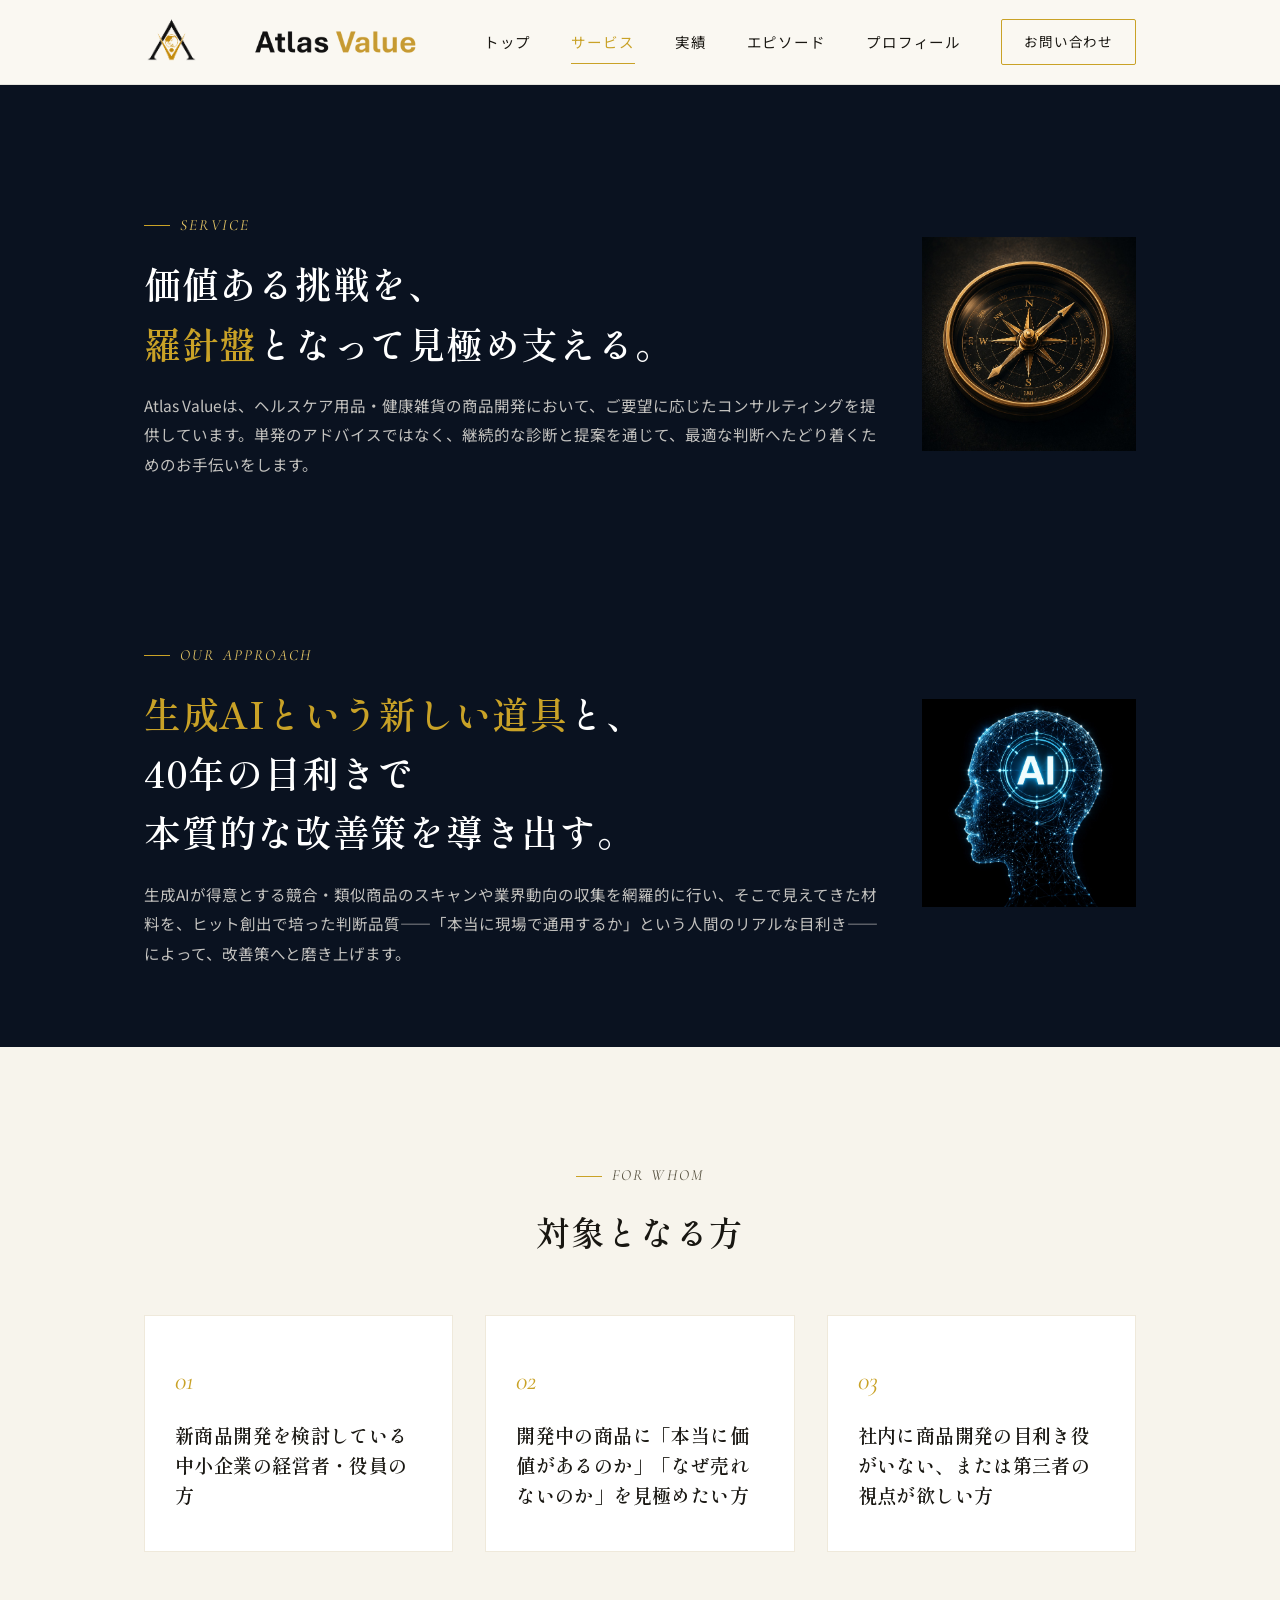
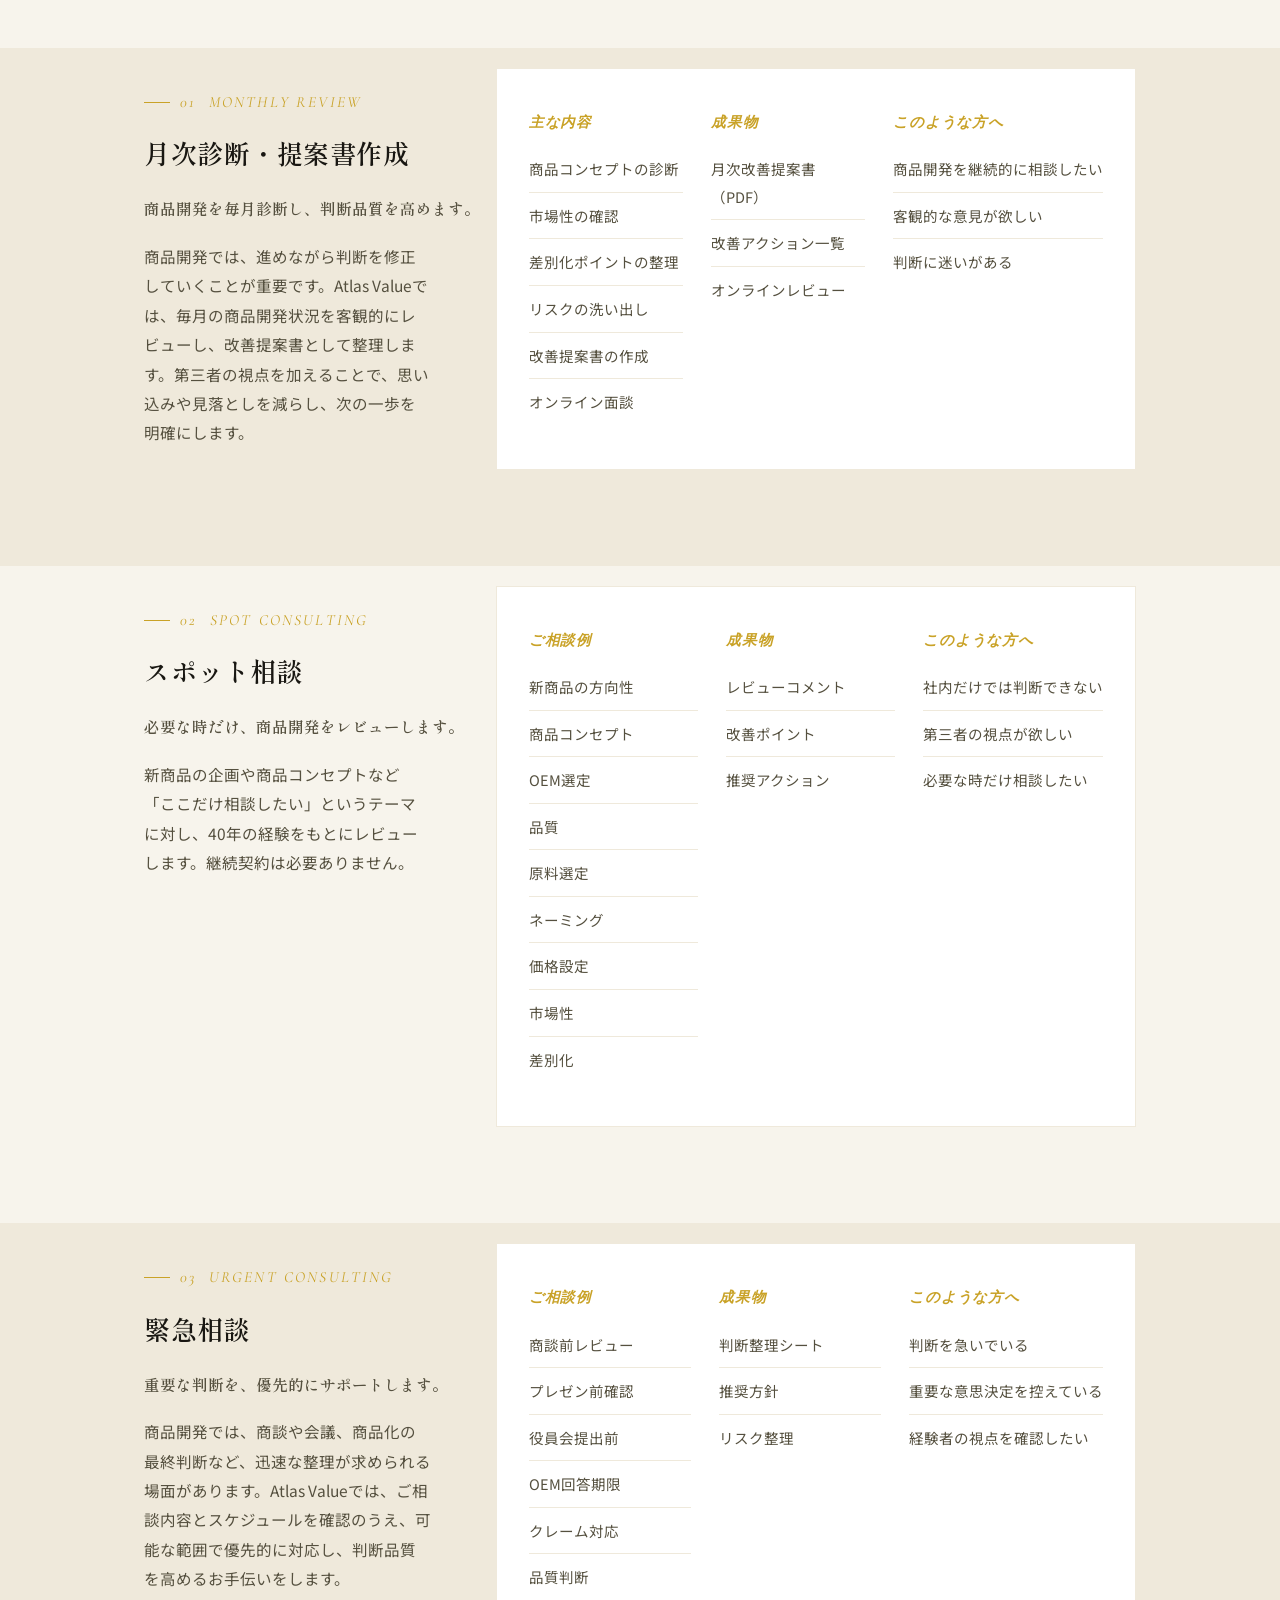
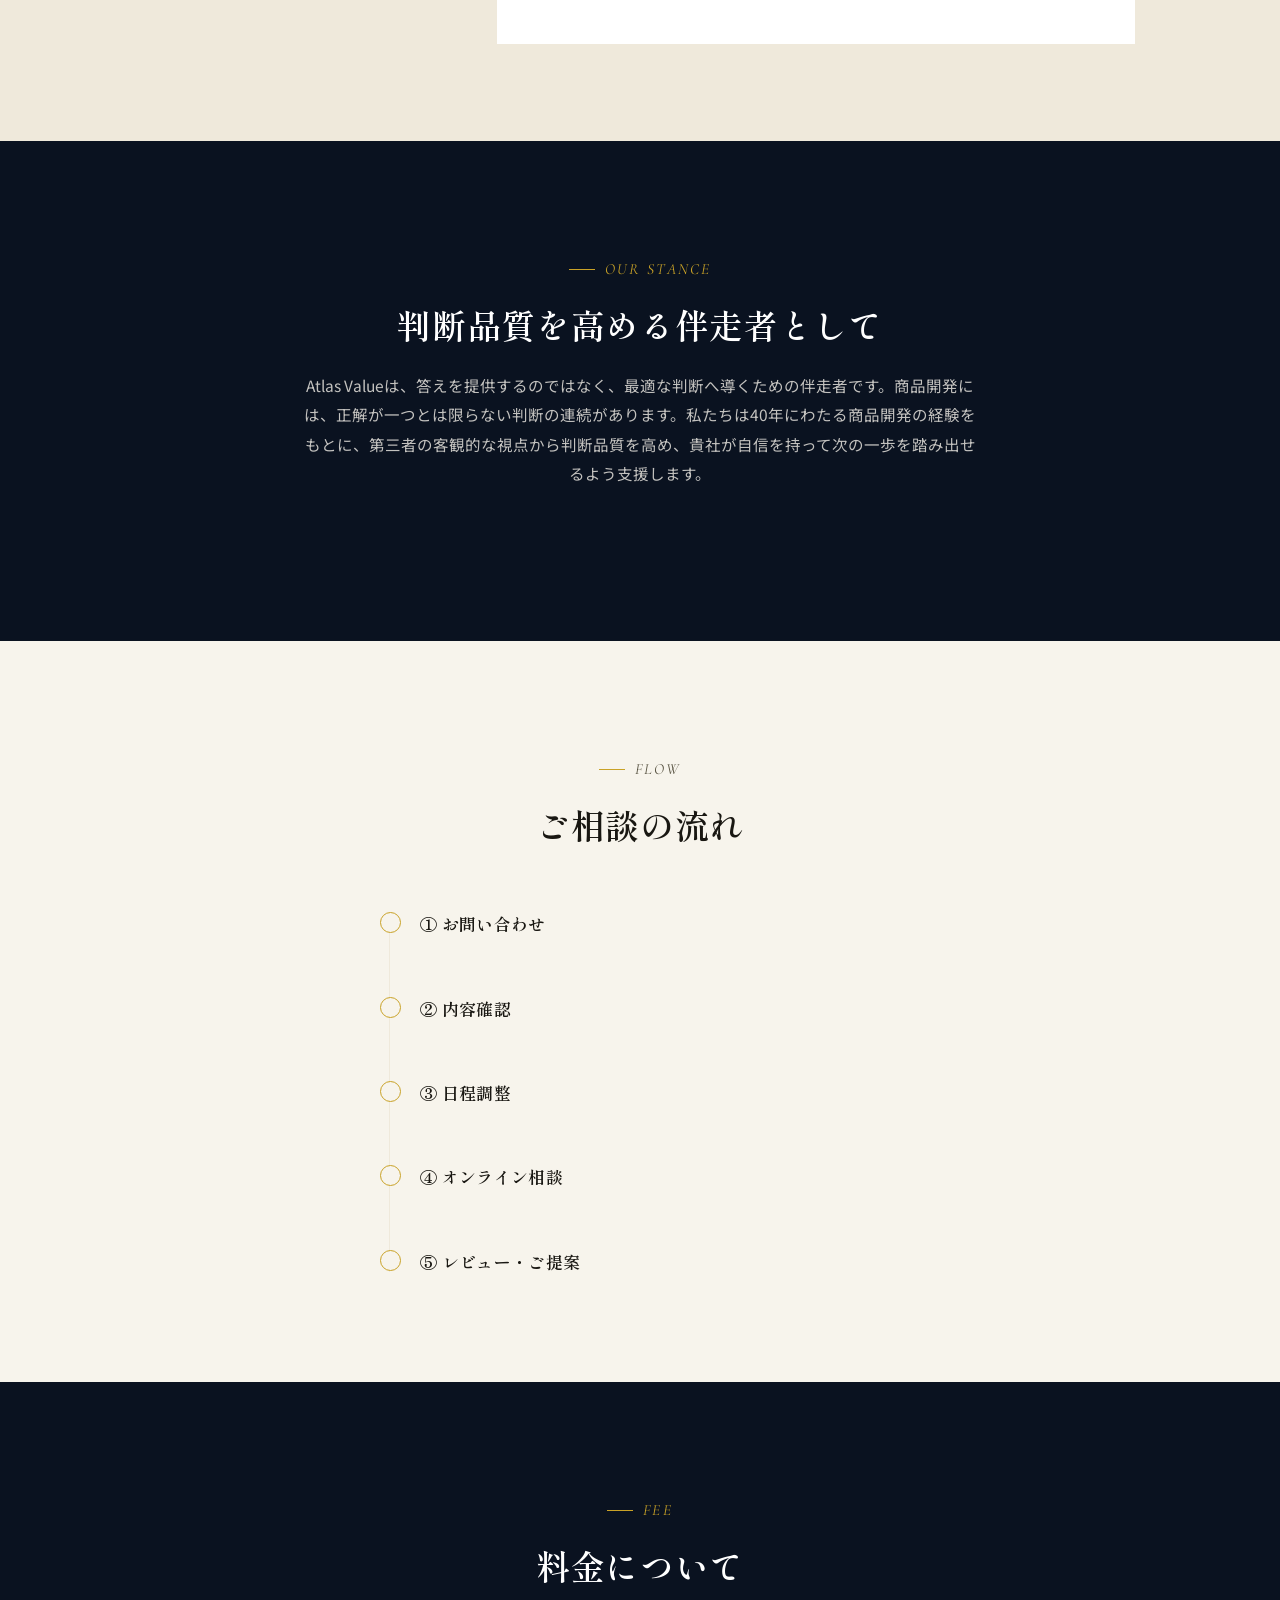
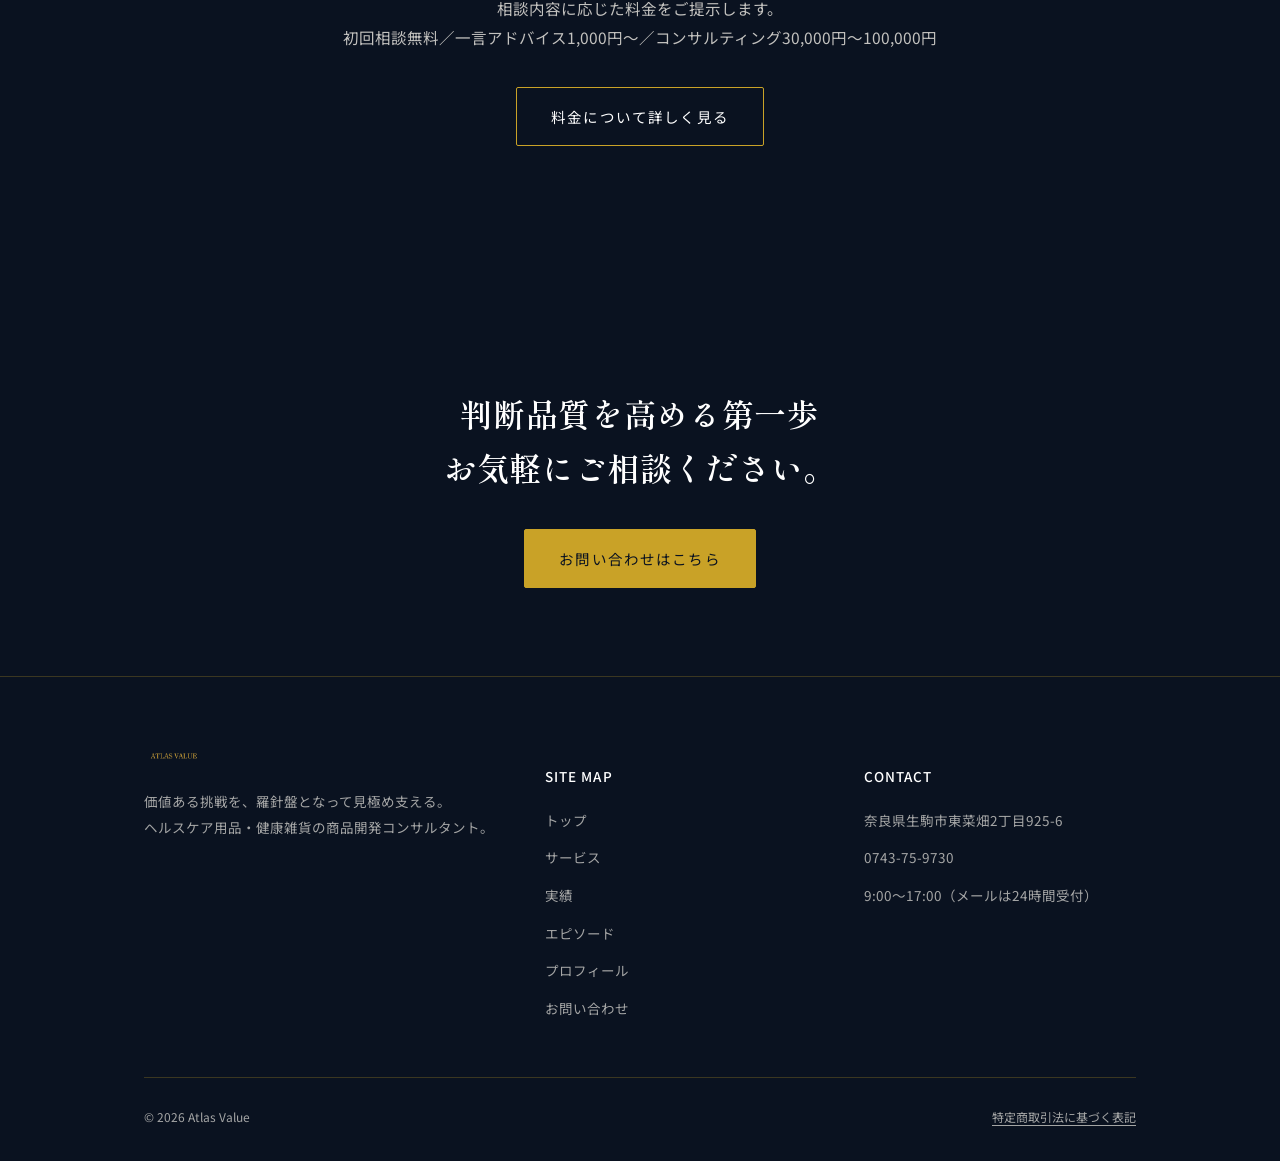
<file: service.html>
<!DOCTYPE html>
<html lang="ja">
<head>
<meta charset="UTF-8">
<meta name="viewport" content="width=device-width, initial-scale=1.0">
<title>サービス内容 | Atlas Value</title>
<meta name="description" content="Atlas Valueの6ヶ月伴走型コンサルティング。月次診断・提案、スポット相談、緊急相談まで、商品開発の判断品質を高める伴走支援の内容をご紹介します。">
<link rel="icon" href="favicon.png">
<link rel="stylesheet" href="css/style.css?v=26">
</head>
<body>

<header class="site-header">
  <div class="wrap">
    <a href="index.html" class="brand">
      <img src="images/logo-mark-dark.png" alt="Atlas Value" class="mark">
      <img src="images/logo-wordmark-sans-dark.png" alt="Atlas Value" class="wordmark">
    </a>
    <nav class="main-nav">
      <a href="index.html">トップ</a>
      <a href="service.html" class="current">サービス</a>
      <a href="results.html">実績</a>
      <a href="videos.html">エピソード</a>
      <a href="profile.html">プロフィール</a>
      <a href="contact.html#form" class="nav-cta">お問い合わせ</a>
    </nav>
  </div>
</header>

<section class="page-hero page-hero-split">
  <div class="wrap page-hero-grid">
    <div class="page-hero-copy">
      <p class="eyebrow">SERVICE</p>
      <h1>価値ある挑戦を、<br><span class="accent">羅針盤</span>となって見極め支える。</h1>
      <p>Atlas Valueは、ヘルスケア用品・健康雑貨の商品開発において、ご要望に応じたコンサルティングを提供しています。単発のアドバイスではなく、継続的な診断と提案を通じて、最適な判断へたどり着くためのお手伝いをします。</p>
    </div>
    <div class="page-hero-visual">
      <div class="frame">
        <img src="images/results-compass.jpg" alt="羅針盤 - 価値ある挑戦を見極め支える">
      </div>
    </div>
  </div>
</section>

<section class="page-hero page-hero-split" style="padding:64px 0;">
  <div class="wrap page-hero-grid">
    <div class="page-hero-copy">
      <p class="eyebrow">OUR APPROACH</p>
      <h2 class="ai-approach-h2"><span style="color:var(--gold);">生成AIという新しい道具</span>と、<br>40年の目利きで<br class="br-desktop">本質的な<br class="br-phone">改善策を導き出す。</h2>
      <p>生成AIが得意とする競合・類似商品のスキャンや業界動向の収集を網羅的に行い、そこで見えてきた材料を、ヒット創出で培った判断品質——「本当に現場で通用するか」という人間のリアルな目利き——によって、改善策へと磨き上げます。</p>
    </div>
    <div class="page-hero-visual">
      <div class="frame">
        <img src="images/service-ai-approach.jpg" alt="生成AIという新しい道具と40年の目利き">
      </div>
    </div>
  </div>
</section>

<section>
  <div class="wrap">
    <div class="section-head">
      <p class="eyebrow" style="justify-content:center;">FOR WHOM</p>
      <h2>対象となる方</h2>
    </div>
    <div class="card-grid">
      <div class="card">
        <div class="num">01</div>
        <h3>新商品開発を検討している中小企業の経営者・役員の方</h3>
      </div>
      <div class="card">
        <div class="num">02</div>
        <h3>開発中の商品に「本当に価値があるのか」「なぜ売れないのか」を見極めたい方</h3>
      </div>
      <div class="card">
        <div class="num">03</div>
        <h3>社内に商品開発の目利き役がいない、または第三者の視点が欲しい方</h3>
      </div>
    </div>
  </div>
</section>

<!-- ===== 01 月次診断・提案書作成 ===== -->
<section id="monthly" class="on-cream-dim service-detail">
  <div class="wrap">
    <div class="feature-grid">
      <div class="feature-text">
        <p class="eyebrow">01 &nbsp;MONTHLY REVIEW</p>
        <h2>月次診断・提案書作成</h2>
        <p class="service-lead">商品開発を毎月診断し、判断品質を高めます。</p>
        <p>商品開発では、進めながら判断を修正していくことが重要です。Atlas Valueでは、毎月の商品開発状況を客観的にレビューし、改善提案書として整理します。第三者の視点を加えることで、思い込みや見落としを減らし、次の一歩を明確にします。</p>
      </div>
      <div class="feature-media">
        <div class="detail-list">
          <div class="detail-col">
            <h4>主な内容</h4>
            <ul>
              <li>商品コンセプトの診断</li>
              <li>市場性の確認</li>
              <li>差別化ポイントの整理</li>
              <li>リスクの洗い出し</li>
              <li>改善提案書の作成</li>
              <li>オンライン面談</li>
            </ul>
          </div>
          <div class="detail-col">
            <h4>成果物</h4>
            <ul>
              <li>月次改善提案書（PDF）</li>
              <li>改善アクション一覧</li>
              <li>オンラインレビュー</li>
            </ul>
          </div>
          <div class="detail-col">
            <h4>このような方へ</h4>
            <ul>
              <li>商品開発を継続的に相談したい</li>
              <li>客観的な意見が欲しい</li>
              <li>判断に迷いがある</li>
            </ul>
          </div>
        </div>
      </div>
    </div>
  </div>
</section>

<!-- ===== 02 スポット相談 ===== -->
<section id="spot" class="service-detail">
  <div class="wrap">
    <div class="feature-grid reverse">
      <div class="feature-media">
        <div class="detail-list">
          <div class="detail-col">
            <h4>ご相談例</h4>
            <ul>
              <li>新商品の方向性</li>
              <li>商品コンセプト</li>
              <li>OEM選定</li>
              <li>品質</li>
              <li>原料選定</li>
              <li>ネーミング</li>
              <li>価格設定</li>
              <li>市場性</li>
              <li>差別化</li>
            </ul>
          </div>
          <div class="detail-col">
            <h4>成果物</h4>
            <ul>
              <li>レビューコメント</li>
              <li>改善ポイント</li>
              <li>推奨アクション</li>
            </ul>
          </div>
          <div class="detail-col">
            <h4>このような方へ</h4>
            <ul>
              <li>社内だけでは判断できない</li>
              <li>第三者の視点が欲しい</li>
              <li>必要な時だけ相談したい</li>
            </ul>
          </div>
        </div>
      </div>
      <div class="feature-text">
        <p class="eyebrow">02 &nbsp;SPOT CONSULTING</p>
        <h2>スポット相談</h2>
        <p class="service-lead">必要な時だけ、商品開発をレビューします。</p>
        <p>新商品の企画や商品コンセプトなど<br>「ここだけ相談したい」というテーマに対し、40年の経験をもとにレビューします。継続契約は必要ありません。</p>
      </div>
    </div>
  </div>
</section>

<!-- ===== 03 緊急相談 ===== -->
<section id="emergency" class="on-cream-dim service-detail">
  <div class="wrap">
    <div class="feature-grid">
      <div class="feature-text">
        <p class="eyebrow">03 &nbsp;URGENT CONSULTING</p>
        <h2>緊急相談</h2>
        <p class="service-lead">重要な判断を、優先的にサポートします。</p>
        <p>商品開発では、商談や会議、商品化の最終判断など、迅速な整理が求められる場面があります。Atlas Valueでは、ご相談内容とスケジュールを確認のうえ、可能な範囲で優先的に対応し、判断品質を高めるお手伝いをします。</p>
      </div>
      <div class="feature-media">
        <div class="detail-list">
          <div class="detail-col">
            <h4>ご相談例</h4>
            <ul>
              <li>商談前レビュー</li>
              <li>プレゼン前確認</li>
              <li>役員会提出前</li>
              <li>OEM回答期限</li>
              <li>クレーム対応</li>
              <li>品質判断</li>
            </ul>
          </div>
          <div class="detail-col">
            <h4>成果物</h4>
            <ul>
              <li>判断整理シート</li>
              <li>推奨方針</li>
              <li>リスク整理</li>
            </ul>
          </div>
          <div class="detail-col">
            <h4>このような方へ</h4>
            <ul>
              <li>判断を急いでいる</li>
              <li>重要な意思決定を控えている</li>
              <li>経験者の視点を確認したい</li>
            </ul>
          </div>
        </div>
      </div>
    </div>
  </div>
</section>

<section class="on-navy">
  <div class="wrap">
    <div class="section-head">
      <p class="eyebrow" style="justify-content:center;">OUR STANCE</p>
      <h2>判断品質を高める<br class="br-mobile">伴走者として</h2>
      <p>Atlas Valueは、答えを提供するのではなく、最適な判断へ導くための伴走者です。商品開発には、正解が一つとは限らない判断の連続があります。私たちは40年にわたる商品開発の経験をもとに、第三者の客観的な視点から判断品質を高め、貴社が自信を持って次の一歩を踏み出せるよう<br class="br-mobile">支援します。</p>
    </div>
  </div>
</section>

<section>
  <div class="wrap">
    <div class="section-head">
      <p class="eyebrow" style="justify-content:center;">FLOW</p>
      <h2>ご相談の流れ</h2>
    </div>
    <div style="max-width:520px; margin:0 auto;">
      <div class="timeline on-light">
        <div class="t-item">
          <h4>① お問い合わせ</h4>
        </div>
        <div class="t-item">
          <h4>② 内容確認</h4>
        </div>
        <div class="t-item">
          <h4>③ 日程調整</h4>
        </div>
        <div class="t-item">
          <h4>④ オンライン相談</h4>
        </div>
        <div class="t-item">
          <h4>⑤ レビュー・ご提案</h4>
        </div>
      </div>
    </div>
  </div>
</section>

<section class="on-navy">
  <div class="wrap">
    <div class="section-head">
      <p class="eyebrow" style="justify-content:center;">FEE</p>
      <h2>料金について</h2>
      <p style="margin-top:0;">相談内容に応じた料金をご提示します。<br>初回相談無料／一言アドバイス1,000円～／<br class="br-mobile">コンサルティング30,000円～100,000円</p>
      <div class="btn-row" style="margin-top:34px; display:flex; justify-content:center;">
        <a href="fee.html" class="btn btn-outline">料金について詳しく見る</a>
      </div>
    </div>
  </div>
</section>

<section class="cta-band">
  <div class="wrap">
    <h2>判断品質を高める第一歩<br>お気軽にご相談ください。</h2>
    <div class="btn-row">
      <a href="contact.html#form" class="btn btn-solid">お問い合わせはこちら</a>
    </div>
  </div>
</section>

<footer class="site-footer">
  <div class="wrap">
    <div class="footer-top">
      <div class="footer-brand">
        <img src="images/logo-wordmark-serif.png" alt="Atlas Value">
        <p>価値ある挑戦を、羅針盤となって見極め支える。<br>ヘルスケア用品・健康雑貨の商品開発コンサルタント。</p>
      </div>
      <div class="footer-col">
        <h5>SITE MAP</h5>
        <a href="index.html">トップ</a>
        <a href="service.html">サービス</a>
        <a href="results.html">実績</a>
        <a href="videos.html">エピソード</a>
        <a href="profile.html">プロフィール</a>
        <a href="contact.html#form">お問い合わせ</a>
      </div>
      <div class="footer-col">
        <h5>CONTACT</h5>
        <span>奈良県生駒市東菜畑2丁目925-6</span>
        <span>0743-75-9730</span>
        <span>9:00〜17:00（メールは24時間受付）</span>
      </div>
    </div>
    <div class="footer-bottom">
      <span>&copy; 2026 Atlas Value</span>
      <a href="contact.html#legal">特定商取引法に基づく表記</a>
    </div>
  </div>
</footer>

</body>
</html>
</file>
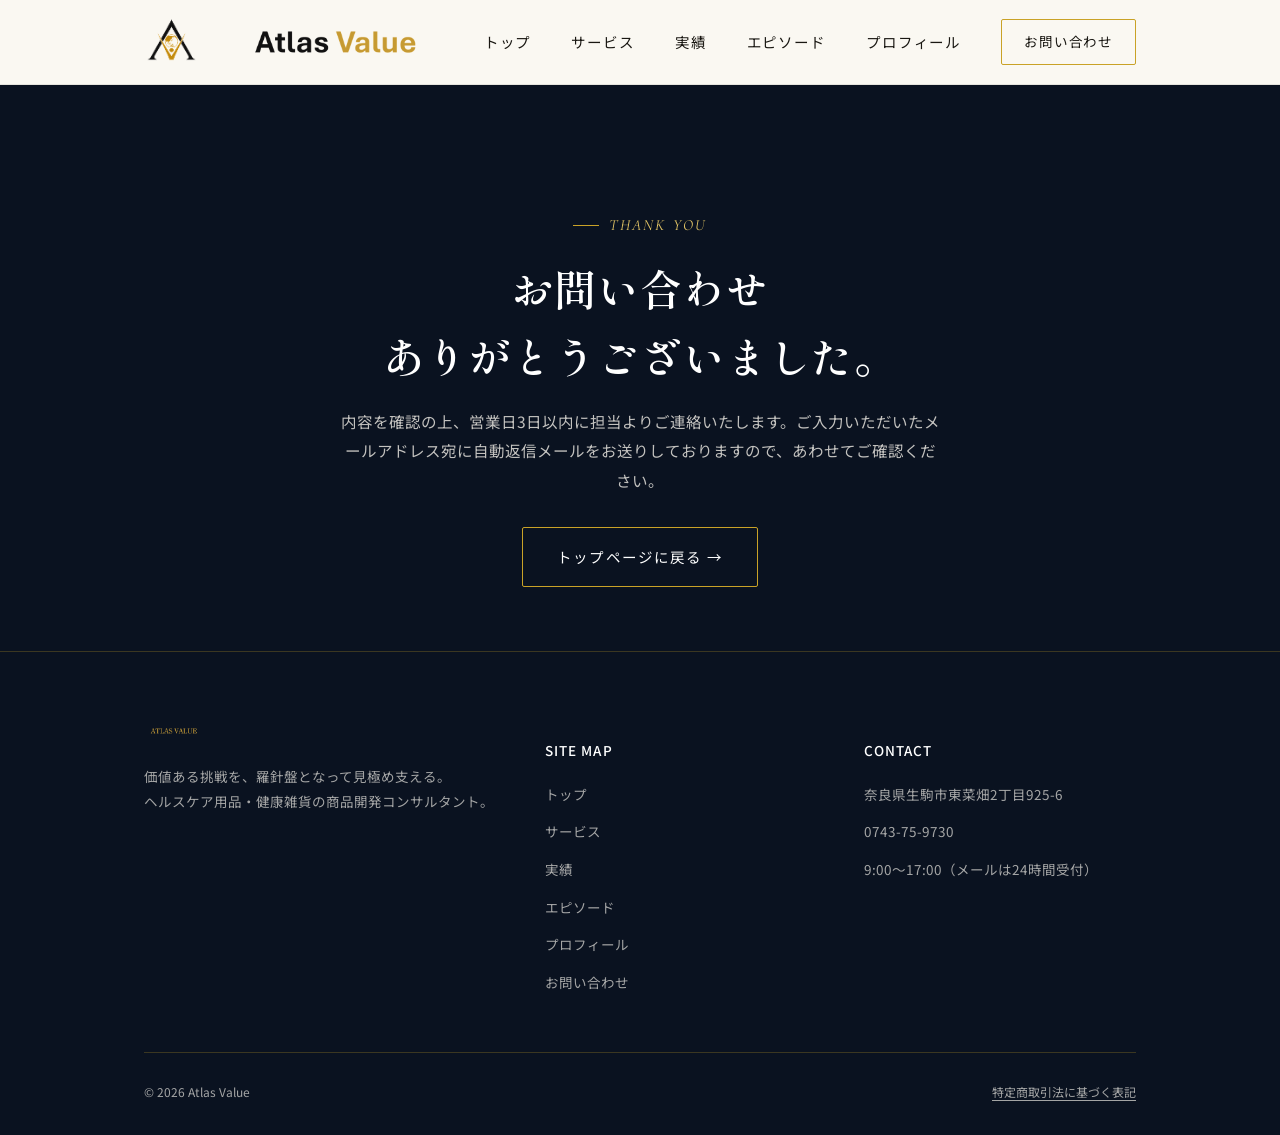
<file: thanks.html>
<!DOCTYPE html>
<html lang="ja">
<head>
<meta charset="UTF-8">
<meta name="viewport" content="width=device-width, initial-scale=1.0">
<title>送信完了 | Atlas Value</title>
<meta name="robots" content="noindex">
<link rel="icon" href="favicon.png">
<link rel="stylesheet" href="css/style.css?v=26">
</head>
<body>

<header class="site-header">
  <div class="wrap">
    <a href="index.html" class="brand">
      <img src="images/logo-mark-dark.png" alt="Atlas Value" class="mark">
      <img src="images/logo-wordmark-sans-dark.png" alt="Atlas Value" class="wordmark">
    </a>
    <nav class="main-nav">
      <a href="index.html">トップ</a>
      <a href="service.html">サービス</a>
      <a href="results.html">実績</a>
      <a href="videos.html">エピソード</a>
      <a href="profile.html">プロフィール</a>
      <a href="contact.html#form" class="nav-cta">お問い合わせ</a>
    </nav>
  </div>
</header>

<section class="page-hero">
  <div class="wrap" style="text-align:center;">
    <p class="eyebrow" style="justify-content:center;">THANK YOU</p>
    <h1>お問い合わせ<br>ありがとうございました。</h1>
    <p style="max-width:600px; margin:18px auto 0;">内容を確認の上、営業日3日以内に担当よりご連絡いたします。ご入力いただいたメールアドレス宛に自動返信メールをお送りしておりますので、あわせてご確認ください。</p>
    <div style="margin-top:32px;">
      <a href="index.html" class="btn btn-outline">トップページに戻る →</a>
    </div>
  </div>
</section>

<footer class="site-footer">
  <div class="wrap">
    <div class="footer-top">
      <div class="footer-brand">
        <img src="images/logo-wordmark-serif.png" alt="Atlas Value">
        <p>価値ある挑戦を、羅針盤となって見極め支える。<br>ヘルスケア用品・健康雑貨の商品開発コンサルタント。</p>
      </div>
      <div class="footer-col">
        <h5>SITE MAP</h5>
        <a href="index.html">トップ</a>
        <a href="service.html">サービス</a>
        <a href="results.html">実績</a>
        <a href="videos.html">エピソード</a>
        <a href="profile.html">プロフィール</a>
        <a href="contact.html#form">お問い合わせ</a>
      </div>
      <div class="footer-col">
        <h5>CONTACT</h5>
        <span>奈良県生駒市東菜畑2丁目925-6</span>
        <span>0743-75-9730</span>
        <span>9:00〜17:00（メールは24時間受付）</span>
      </div>
    </div>
    <div class="footer-bottom">
      <span>&copy; 2026 Atlas Value</span>
      <a href="contact.html#legal">特定商取引法に基づく表記</a>
    </div>
  </div>
</footer>

</body>
</html>
</file>
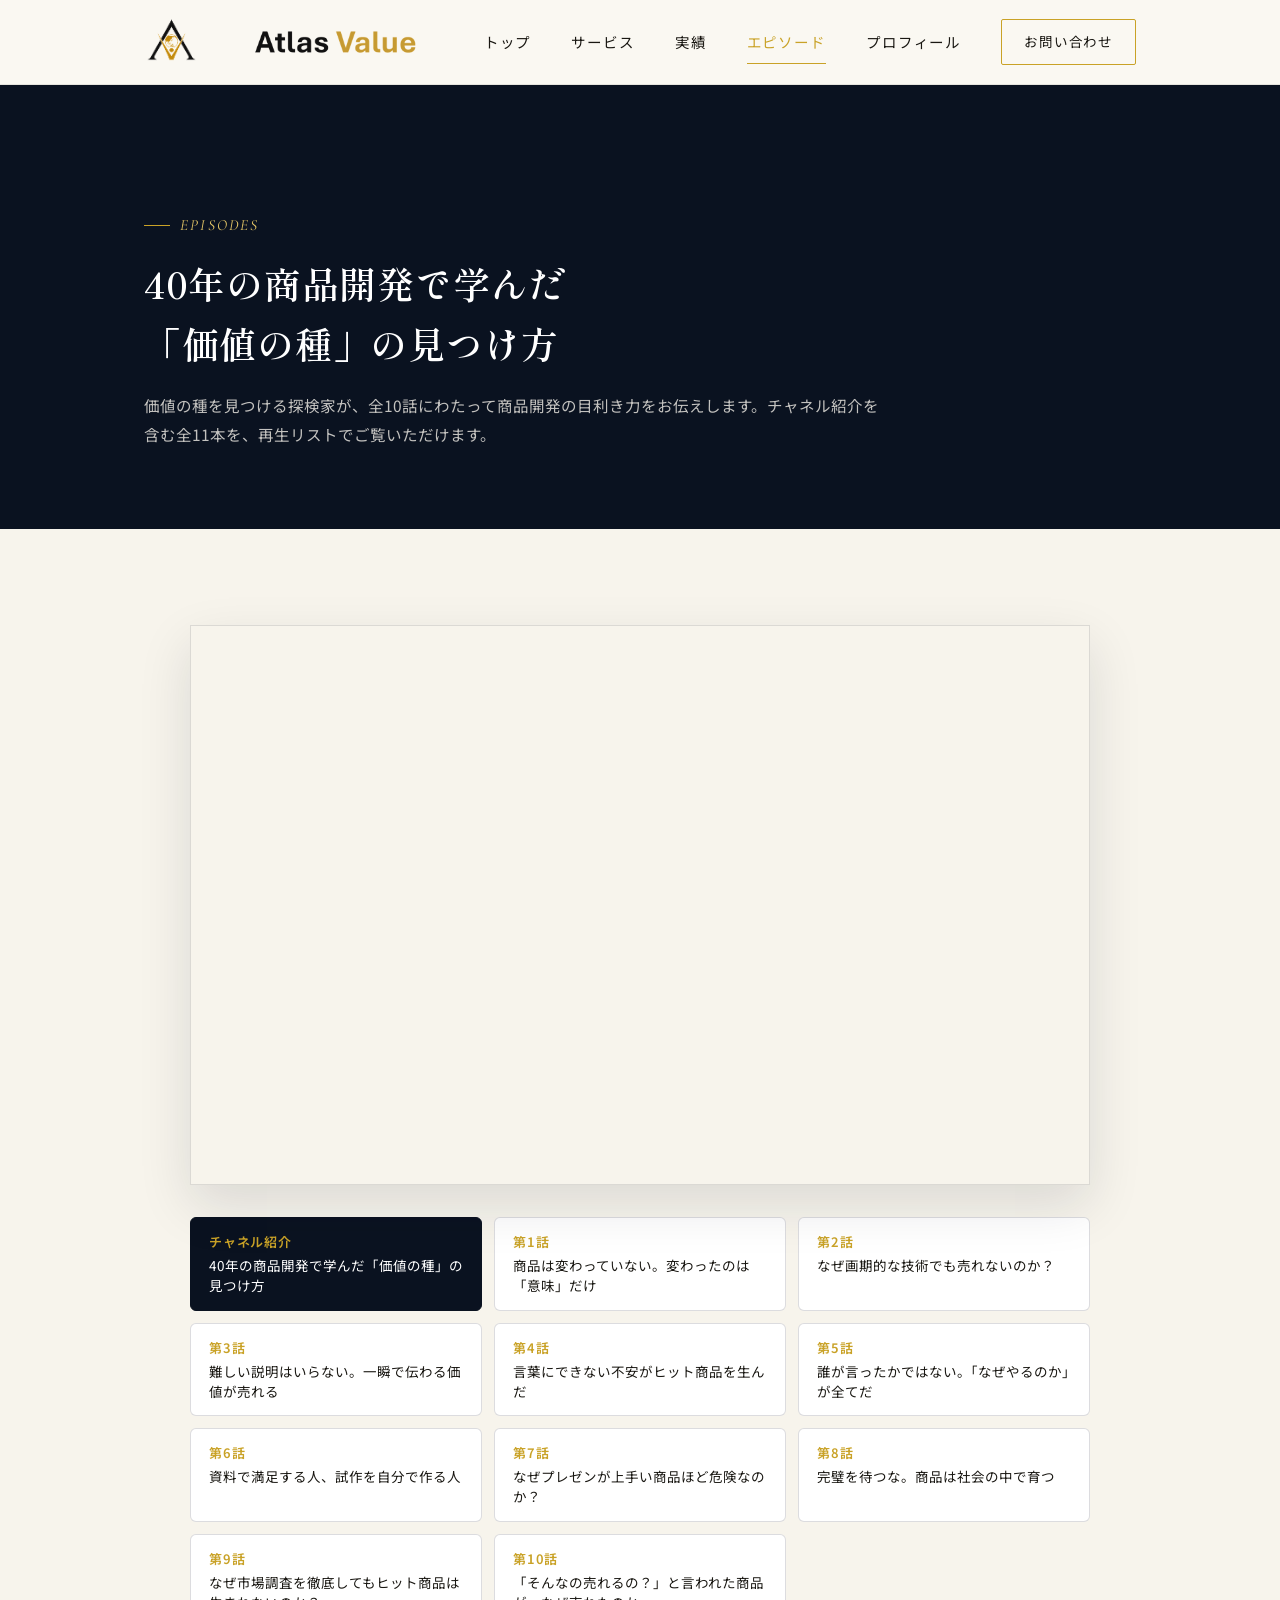
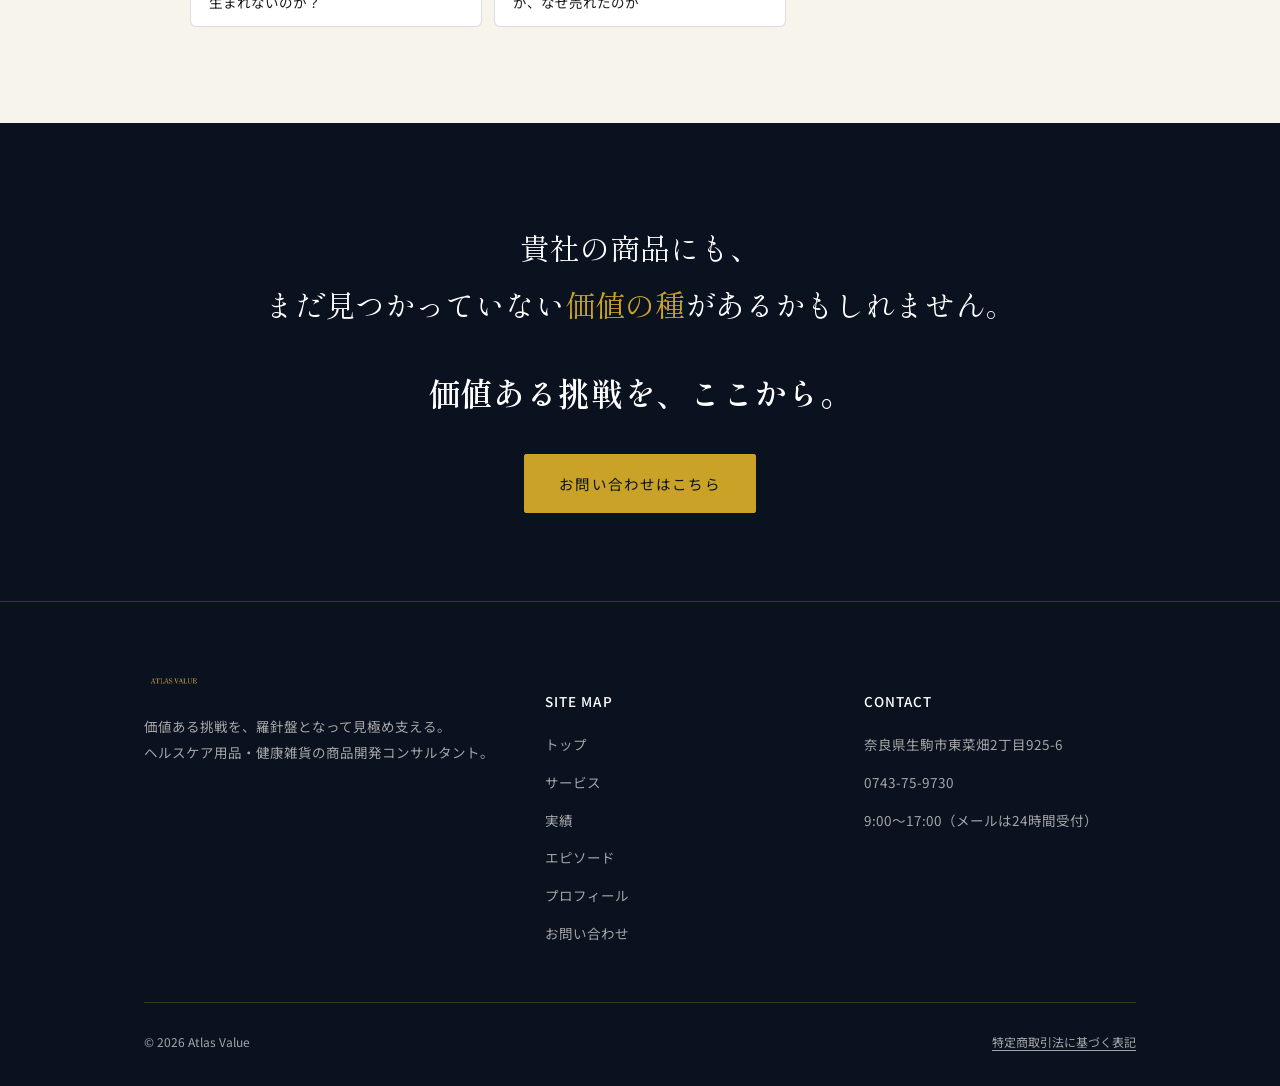
<file: videos.html>
<!DOCTYPE html>
<html lang="ja">
<head>
<meta charset="UTF-8">
<meta name="viewport" content="width=device-width, initial-scale=1.0">
<title>エピソードで学ぶ | Atlas Value</title>
<meta name="description" content="40年の商品開発で学んだ「価値の種」の見つけ方。Atlas Value代表が語る、全10話の動画シリーズをご紹介します。">
<link rel="icon" href="favicon.png">
<link rel="stylesheet" href="css/style.css?v=26">
</head>
<body>

<header class="site-header">
  <div class="wrap">
    <a href="index.html" class="brand">
      <img src="images/logo-mark-dark.png" alt="Atlas Value" class="mark">
      <img src="images/logo-wordmark-sans-dark.png" alt="Atlas Value" class="wordmark">
    </a>
    <nav class="main-nav">
      <a href="index.html">トップ</a>
      <a href="service.html">サービス</a>
      <a href="results.html">実績</a>
      <a href="videos.html" class="current">エピソード</a>
      <a href="profile.html">プロフィール</a>
      <a href="contact.html#form" class="nav-cta">お問い合わせ</a>
    </nav>
  </div>
</header>

<section class="page-hero page-hero-split">
  <div class="wrap page-hero-grid">
    <div class="page-hero-copy">
      <p class="eyebrow">EPISODES</p>
      <h1>40年の商品開発で学んだ<br>「価値の種」の見つけ方</h1>
      <p>価値の種を見つける探検家が、全10話にわたって商品開発の目利き力をお伝えします。チャネル紹介を含む全11本を、再生リストでご覧いただけます。</p>
    </div>
  </div>
</section>

<section>
  <div class="wrap">
    <div class="video-embed">
      <div id="video-player"></div>
    </div>
    <div style="text-align:center; margin-top:20px;">
      <a href="https://www.youtube.com/playlist?list=PLcfbpXumrV7Y" target="_blank" rel="noopener" class="btn btn-outline mobile-only-btn" style="border-color:var(--gold); color:var(--ink);">YouTubeアプリ／YouTubeで見る →</a>
    </div>

    <div class="episode-picker" id="episode-picker">
      <button type="button" class="episode-btn active" data-index="0"><span class="ep-num">チャネル紹介</span><span class="ep-sub">40年の商品開発で学んだ「価値の種」の見つけ方</span></button>
      <button type="button" class="episode-btn" data-index="1"><span class="ep-num">第1話</span><span class="ep-sub">商品は変わっていない。変わったのは「意味」だけ</span></button>
      <button type="button" class="episode-btn" data-index="2"><span class="ep-num">第2話</span><span class="ep-sub">なぜ画期的な技術でも売れないのか？</span></button>
      <button type="button" class="episode-btn" data-index="3"><span class="ep-num">第3話</span><span class="ep-sub">難しい説明はいらない。一瞬で伝わる価値が売れる</span></button>
      <button type="button" class="episode-btn" data-index="4"><span class="ep-num">第4話</span><span class="ep-sub">言葉にできない不安がヒット商品を生んだ</span></button>
      <button type="button" class="episode-btn" data-index="5"><span class="ep-num">第5話</span><span class="ep-sub">誰が言ったかではない。「なぜやるのか」が全てだ</span></button>
      <button type="button" class="episode-btn" data-index="6"><span class="ep-num">第6話</span><span class="ep-sub">資料で満足する人、試作を自分で作る人</span></button>
      <button type="button" class="episode-btn" data-index="7"><span class="ep-num">第7話</span><span class="ep-sub">なぜプレゼンが上手い商品ほど危険なのか？</span></button>
      <button type="button" class="episode-btn" data-index="8"><span class="ep-num">第8話</span><span class="ep-sub">完璧を待つな。商品は社会の中で育つ</span></button>
      <button type="button" class="episode-btn" data-index="9"><span class="ep-num">第9話</span><span class="ep-sub">なぜ市場調査を徹底してもヒット商品は生まれないのか？</span></button>
      <button type="button" class="episode-btn" data-index="10"><span class="ep-num">第10話</span><span class="ep-sub">「そんなの売れるの？」と言われた商品が、なぜ売れたのか</span></button>
    </div>
  </div>
</section>

<script src="https://www.youtube.com/iframe_api"></script>
<script>
var ytPlayer;
function onYouTubeIframeAPIReady() {
  ytPlayer = new YT.Player('video-player', {
    playerVars: {
      listType: 'playlist',
      list: 'PLcfbpXumrV7Y',
      index: 0,
      cc_load_policy: 0,
      rel: 0
    }
  });
}
(function () {
  var buttons = document.querySelectorAll('.episode-btn');
  var embedBox = document.querySelector('.video-embed');
  buttons.forEach(function (btn) {
    btn.addEventListener('click', function () {
      var idx = parseInt(btn.getAttribute('data-index'), 10);
      if (ytPlayer && typeof ytPlayer.playVideoAt === 'function') {
        ytPlayer.playVideoAt(idx);
      }
      buttons.forEach(function (b) { b.classList.remove('active'); });
      btn.classList.add('active');
      embedBox.scrollIntoView({ behavior: 'smooth', block: 'start' });
    });
  });
})();
</script>

<section class="on-navy section-tight-bottom">
  <div class="wrap">
    <p class="pull">貴社の商品にも、<br>まだ見つかっていない<span class="gold">価値の種</span>があるかもしれません。</p>
  </div>
</section>

<section class="cta-band section-tight-top">
  <div class="wrap">
    <h2>価値ある挑戦を、ここから。</h2>
    <div class="btn-row">
      <a href="contact.html#form" class="btn btn-solid">お問い合わせはこちら</a>
    </div>
  </div>
</section>

<footer class="site-footer">
  <div class="wrap">
    <div class="footer-top">
      <div class="footer-brand">
        <img src="images/logo-wordmark-serif.png" alt="Atlas Value">
        <p>価値ある挑戦を、羅針盤となって見極め支える。<br>ヘルスケア用品・健康雑貨の商品開発コンサルタント。</p>
      </div>
      <div class="footer-col">
        <h5>SITE MAP</h5>
        <a href="index.html">トップ</a>
        <a href="service.html">サービス</a>
        <a href="results.html">実績</a>
        <a href="videos.html">エピソード</a>
        <a href="profile.html">プロフィール</a>
        <a href="contact.html#form">お問い合わせ</a>
      </div>
      <div class="footer-col">
        <h5>CONTACT</h5>
        <span>奈良県生駒市東菜畑2丁目925-6</span>
        <span>0743-75-9730</span>
        <span>9:00〜17:00（メールは24時間受付）</span>
      </div>
    </div>
    <div class="footer-bottom">
      <span>&copy; 2026 Atlas Value</span>
      <a href="contact.html#legal">特定商取引法に基づく表記</a>
    </div>
  </div>
</footer>

</body>
</html>
</file>
<file: css/style.css>
@import url('https://fonts.googleapis.com/css2?family=Shippori+Mincho:wght@400;500;600;700;800&family=Cormorant+Garamond:ital,wght@0,400;0,500;0,600;1,400&family=Noto+Sans+JP:wght@300;400;500;600;700&display=swap');

/* ===== Design tokens ===== */
:root {
  --navy-deep: #0a1220;
  --navy: #101c30;
  --navy-mid: #16233c;
  --navy-line: rgba(201, 162, 39, 0.25);
  --gold: #c9a227;
  --gold-light: #e6c766;
  --gold-soft: rgba(201, 162, 39, 0.12);
  --cream: #f7f4ec;
  --cream-dim: #efe9db;
  --ink: #191712;
  --ink-soft: #55503f;
  --white: #ffffff;

  --font-display: "Shippori Mincho", serif;
  --font-en: "Cormorant Garamond", serif;
  --font-body: "Noto Sans JP", sans-serif;

  --max-w: 1120px;
  --gutter: clamp(24px, 5vw, 64px);
}

* { box-sizing: border-box; }
html { scroll-behavior: smooth; }

body {
  margin: 0;
  font-family: var(--font-body);
  color: var(--ink);
  background: var(--cream);
  line-height: 1.9;
  -webkit-font-smoothing: antialiased;
}

img { max-width: 100%; display: block; }
a { color: inherit; text-decoration: none; }

.wrap {
  max-width: var(--max-w);
  margin: 0 auto;
  padding-left: var(--gutter);
  padding-right: var(--gutter);
}

h1, h2, h3, h4 {
  font-family: var(--font-display);
  font-weight: 600;
  margin: 0;
  letter-spacing: 0.02em;
}

.eyebrow {
  display: inline-flex;
  align-items: center;
  gap: 10px;
  font-family: var(--font-en);
  font-style: italic;
  font-size: 15px;
  letter-spacing: 0.14em;
  color: var(--gold);
  margin-bottom: 14px;
}
.eyebrow::before {
  content: "";
  width: 26px;
  height: 1px;
  background: var(--gold);
  display: inline-block;
}
.eyebrow.eyebrow-lg {
  font-size: 30px;
  color: #8a6c14;
}

/* ===== Compass divider — signature motif ===== */
.compass-divider {
  display: flex;
  align-items: center;
  justify-content: center;
  gap: 14px;
  margin: 0 auto;
  width: 100%;
  max-width: 420px;
}
.compass-divider .line { flex: 1; height: 1px; background: linear-gradient(90deg, transparent, var(--gold), transparent); }
.compass-divider svg { flex-shrink: 0; }

/* ===== Header ===== */
.site-header {
  position: sticky;
  top: 0;
  z-index: 100;
  background: rgba(250, 248, 242, 0.96);
  backdrop-filter: blur(6px);
  border-bottom: 1px solid rgba(25, 23, 18, 0.09);
  box-shadow: 0 1px 0 rgba(25, 23, 18, 0.02);
}
.site-header .wrap {
  display: flex;
  align-items: center;
  justify-content: space-between;
  height: 84px;
}
.brand {
  display: flex;
  align-items: center;
  gap: 12px;
}
.brand img.mark { height: 55px; width: auto; }
.brand img.wordmark { height: 132px; width: auto; }

nav.main-nav { display: flex; align-items: center; gap: 40px; }
nav.main-nav a {
  color: var(--ink);
  font-size: 14.5px;
  letter-spacing: 0.06em;
  position: relative;
  padding: 6px 0;
  transition: color .25s ease;
}
nav.main-nav a:hover { color: var(--gold); }
nav.main-nav a.current { color: var(--gold); }
nav.main-nav a.current::after {
  content: "";
  position: absolute;
  left: 0; right: 0; bottom: -2px;
  height: 1px;
  background: var(--gold);
}
.nav-cta {
  border: 1px solid var(--gold);
  padding: 9px 22px !important;
  border-radius: 2px;
  font-size: 13.5px !important;
  color: var(--ink) !important;
}
.nav-cta:hover { background: var(--gold); color: var(--navy-deep) !important; }

.nav-toggle { display: none; }

/* ===== Hero ===== */
.hero {
  position: relative;
  background: var(--navy-deep);
  color: var(--white);
  overflow: hidden;
}
.hero-bg-photo {
  position: absolute;
  inset: 0;
  width: 100%;
  height: 100%;
  object-fit: cover;
  object-position: right center;
  z-index: 1;
}
.hero-photo-overlay {
  position: absolute;
  inset: 0;
  z-index: 2;
  background: linear-gradient(90deg,
    rgba(10,18,32,0.94) 0%,
    rgba(10,18,32,0.82) 32%,
    rgba(10,18,32,0.35) 58%,
    rgba(10,18,32,0.08) 72%,
    rgba(10,18,32,0) 85%);
}
/* HERO-FIX-10 */
.hero .wrap {
  position: relative;
  z-index: 3;
  min-height: 520px;
  display: flex;
  align-items: flex-start;
  padding-top: 0px;
  padding-bottom: 48px;
}
.hero-copy {
  margin-top: -140px;
}
.hero-copy { max-width: 700px; }
.hero-copy h1 {
  font-size: clamp(34px, 4.4vw, 52px);
  line-height: 1.5;
  color: var(--white);
}
.hero-copy h1 .accent { color: var(--gold); white-space: nowrap; }
.hero-copy p.lead {
  margin-top: 26px;
  font-size: 16.5px;
  color: rgba(247, 244, 236, 0.82);
  max-width: 620px;
  line-height: 2;
}
.hero-actions { margin-top: 40px; display: flex; gap: 16px; flex-wrap: wrap; }

.btn {
  display: inline-block;
  padding: 15px 34px;
  font-size: 14.5px;
  letter-spacing: 0.08em;
  border-radius: 2px;
  transition: all .25s ease;
  border: 1px solid var(--gold);
}
.btn-solid { background: var(--gold); color: var(--navy-deep); }
.btn-solid:hover { background: var(--gold-light); border-color: var(--gold-light); }
.btn-outline { color: var(--white); }
.btn-outline:hover { background: rgba(201,162,39,0.12); }

.hero-visual { position: relative; }
.hero-visual .frame {
  position: relative;
  border: 1px solid var(--navy-line);
  padding: 14px;
}
.hero-visual img { width: 100%; height: auto; display: block; }
.hero-visual .frame::before,
.hero-visual .frame::after {
  content: "";
  position: absolute;
  width: 30px; height: 30px;
  border: 1px solid var(--gold);
}
.hero-visual .frame::before { top: -8px; left: -8px; border-right: none; border-bottom: none; }
.hero-visual .frame::after { bottom: -8px; right: -8px; border-left: none; border-top: none; }

.hero-bg-mark {
  position: absolute;
  right: -8%;
  top: -18%;
  width: 620px;
  opacity: 0.05;
  z-index: 1;
  pointer-events: none;
}

/* ===== Page hero (inner pages) ===== */
.page-hero {
  background: var(--navy-deep);
  color: var(--white);
  padding: 108px 0 64px;
  position: relative;
  overflow: hidden;
}
.page-hero .eyebrow { color: var(--gold-light); }
.page-hero h1 { color: var(--white); font-size: clamp(30px, 3.6vw, 42px); line-height: 1.6; }
.page-hero h1 .accent { color: var(--gold); white-space: nowrap; }
.page-hero p { margin-top: 18px; color: rgba(247,244,236,0.78); max-width: 62ch; font-size: 15.5px; }

.page-hero-grid {
  display: grid;
  grid-template-columns: 1.55fr 0.45fr;
  gap: 40px;
  align-items: center;
}
.page-hero-split h1 { font-size: clamp(28px, 3.1vw, 37px); }
.page-hero-split .page-hero-copy p { max-width: none; }
.page-hero-visual { max-width: 280px; margin: 0 auto; }
.page-hero-visual .frame { margin: 0; }

/* ===== Profile photo hero (index.html PROFILE section) ===== */
.profile-hero-photo {
  position: relative;
  background: var(--navy-deep);
  color: var(--white);
  padding: 0;
  overflow: hidden;
}
.profile-hero-photo-img {
  position: absolute;
  top: 0;
  right: 0;
  width: 62%;
  height: 100%;
  background-image: url('../images/profile-compass-bg.jpg');
  background-repeat: no-repeat;
  background-size: 148% auto;
  background-position: 100% center;
  z-index: 1;
}
.profile-hero-photo::before {
  content: "";
  position: absolute;
  inset: 0;
  background: linear-gradient(90deg,
    var(--navy-deep) 0%,
    var(--navy-deep) 36%,
    rgba(10, 18, 32, 0.55) 50%,
    rgba(10, 18, 32, 0) 66%);
  z-index: 2;
}
.profile-hero-photo-grid {
  position: relative;
  z-index: 3;
  padding: 112px 0;
}
.profile-hero-photo-text { max-width: 640px; }
.profile-hero-photo-text .eyebrow { color: var(--gold-light); }
.profile-hero-photo-text h2 { color: var(--white); font-size: clamp(26px, 3vw, 34px); line-height: 1.6; }
.profile-hero-photo-text p { margin-top: 20px; color: rgba(247,244,236,0.78); font-size: 15.5px; }
.profile-hero-photo-text .btn-outline { border-color: var(--gold); color: var(--white); }
@media (max-width: 860px) {
  .profile-hero-photo-img { position: static; width: 100%; height: 260px; }
  .profile-hero-photo::before { display: none; }
  .profile-hero-photo-grid { padding: 48px 0; }
  .profile-hero-photo-text { max-width: none; }
}

/* ===== Results photo hero (results.html page-hero) ===== */
.results-hero-photo {
  position: relative;
  background: var(--navy-deep);
  color: var(--white);
  padding: 0;
  overflow: hidden;
}
.results-hero-photo-img {
  position: absolute;
  top: 0;
  right: 0;
  width: 62%;
  height: 100%;
  background-image: url('../images/results-hero-bg.jpg');
  background-repeat: no-repeat;
  background-size: 180% auto;
  background-position: 100% 32%;
  z-index: 1;
}
.results-hero-photo::before {
  content: "";
  position: absolute;
  inset: 0;
  background: linear-gradient(90deg,
    var(--navy-deep) 0%,
    var(--navy-deep) 36%,
    rgba(10, 18, 32, 0.55) 50%,
    rgba(10, 18, 32, 0) 66%);
  z-index: 2;
}
.results-hero-photo-grid {
  position: relative;
  z-index: 3;
  padding: 112px 0;
}
.results-hero-photo-text { max-width: 580px; }
.results-hero-photo-text .eyebrow { color: var(--gold-light); }
.results-hero-photo-text h1 { color: var(--white); }
.results-hero-photo-text p { color: rgba(247,244,236,0.78); }
@media (max-width: 860px) {
  .results-hero-photo-img { position: static; width: 100%; height: 260px; }
  .results-hero-photo::before { display: none; }
  .results-hero-photo-grid { padding: 48px 0; }
  .results-hero-photo-text { max-width: none; }
}

/* ===== Profile page hero photo (profile.html page-hero) ===== */
.profile-page-hero-photo {
  position: relative;
  background: var(--navy-deep);
  color: var(--white);
  padding: 0;
  overflow: hidden;
}
.profile-page-hero-photo-img {
  position: absolute;
  top: 0;
  right: 0;
  width: 62%;
  height: 100%;
  background-image: url('../images/profile-page-hero-bg.jpg');
  background-repeat: no-repeat;
  background-size: 130% auto;
  background-position: 70% center;
  z-index: 1;
}
.profile-page-hero-photo::before {
  content: "";
  position: absolute;
  inset: 0;
  background: linear-gradient(90deg,
    var(--navy-deep) 0%,
    var(--navy-deep) 36%,
    rgba(10, 18, 32, 0.55) 50%,
    rgba(10, 18, 32, 0) 66%);
  z-index: 2;
}
.profile-page-hero-photo-grid {
  position: relative;
  z-index: 3;
  padding: 112px 0;
}
.profile-page-hero-photo-text { max-width: 580px; }
.profile-page-hero-photo-text .eyebrow { color: var(--gold-light); }
.profile-page-hero-photo-text h1 { color: var(--white); }
.profile-page-hero-photo-text p { color: rgba(247,244,236,0.78); }
@media (max-width: 860px) {
  .profile-page-hero-photo-img { position: static; width: 100%; height: 260px; }
  .profile-page-hero-photo::before { display: none; }
  .profile-page-hero-photo-grid { padding: 48px 0; }
  .profile-page-hero-photo-text { max-width: none; }
}

/* ===== Contact photo hero (contact.html page-hero) ===== */
.contact-hero-photo {
  position: relative;
  background: var(--navy-deep);
  color: var(--white);
  padding: 0;
  overflow: hidden;
}
.contact-hero-photo-img {
  position: absolute;
  top: 0;
  right: 0;
  width: 62%;
  height: 100%;
  background-image: url('../images/contact-hero-bg.jpg');
  background-repeat: no-repeat;
  background-size: 140% auto;
  background-position: 60% center;
  z-index: 1;
}
.contact-hero-photo::before {
  content: "";
  position: absolute;
  inset: 0;
  background: linear-gradient(90deg,
    var(--navy-deep) 0%,
    var(--navy-deep) 36%,
    rgba(10, 18, 32, 0.55) 50%,
    rgba(10, 18, 32, 0) 66%);
  z-index: 2;
}
.contact-hero-photo-grid {
  position: relative;
  z-index: 3;
  padding: 32px 0;
}
.contact-hero-photo-text { max-width: 620px; }
.contact-hero-photo-text .eyebrow { color: var(--gold-light); }
.contact-hero-photo-text h1 { color: var(--white); }
.contact-hero-photo-text p { color: rgba(247,244,236,0.78); }
.trust-row {
  display: flex;
  flex-wrap: wrap;
  margin-top: 32px;
  padding-top: 28px;
  border-top: 1px solid rgba(201, 162, 39, 0.25);
}
.trust-item {
  display: flex;
  align-items: center;
  font-size: 14.5px;
  color: var(--white);
  margin-right: 28px;
  margin-bottom: 12px;
  white-space: nowrap;
}
.trust-item svg { flex: none; width: 18px; height: 18px; margin-right: 8px; }
@media (max-width: 860px) {
  .contact-hero-photo-img { position: static; width: 100%; height: 260px; }
  .contact-hero-photo::before { display: none; }
  .contact-hero-photo-grid { padding: 48px 0; }
  .contact-hero-photo-text { max-width: none; }
  .trust-row { flex-direction: column; gap: 12px; }
}

/* ===== Sections ===== */
section { padding: 96px 0; }
section.section-tight-top { padding-top: 8px; }
section.section-tight-bottom { padding-bottom: 24px; }
section.on-navy { background: var(--navy-deep); color: var(--white); }
section.on-cream-dim { background: var(--cream-dim); }
.section-head { text-align: center; max-width: 680px; margin: 0 auto 56px; }
.section-head h2 { font-size: clamp(26px, 3vw, 34px); line-height: 1.6; }
.on-navy .section-head h2 { color: var(--white); }
.section-head p { margin-top: 18px; color: var(--ink-soft); font-size: 15.5px; line-height: 1.9; }
.on-navy .section-head p { color: rgba(247,244,236,0.78); }
.on-navy .section-head p.eyebrow { color: var(--gold); }

/* ===== Values row (5 values) ===== */
.values-row {
  display: grid;
  grid-template-columns: repeat(5, 1fr);
  gap: 0;
  border-top: 1px solid var(--navy-line);
}
.value-item {
  padding: 40px 18px;
  text-align: center;
  border-right: 1px solid var(--navy-line);
}
.value-item:last-child { border-right: none; }
.value-item .vicon { display: block; margin: 0 auto 20px; height: 44px; width: auto; }
.value-item h3 { color: var(--white); font-size: 18px; letter-spacing: 0.12em; }
.value-item p { margin-top: 12px; font-size: 13.5px; color: rgba(247,244,236,0.68); line-height: 1.85; }

/* ===== Values row (photo-based, brand board style) ===== */
.values-row-photo {
  display: grid;
  grid-template-columns: repeat(5, 1fr);
  gap: 0;
  border-top: 1px solid var(--navy-line);
}
.value-photo-card {
  border-right: 1px solid var(--navy-line);
  background: var(--navy-deep);
}
.value-photo-card:last-child { border-right: none; }
.value-photo-card .value-photo {
  width: 100%;
  height: 150px;
  object-fit: cover;
  display: block;
}
.value-photo-card .value-info {
  display: flex;
  align-items: center;
  gap: 12px;
  padding: 20px 20px;
}
.value-photo-card .value-icon {
  width: 36px;
  height: 36px;
  flex-shrink: 0;
}
.value-photo-card .value-titles {
  display: flex;
  flex-direction: column;
  gap: 3px;
}
.value-photo-card .value-jp {
  color: var(--white);
  font-size: 16px;
  letter-spacing: 0.06em;
}
.value-photo-card .value-en {
  font-family: var(--font-en);
  font-style: italic;
  color: var(--gold);
  font-size: 12px;
  letter-spacing: 0.08em;
}

/* ===== Two column feature ===== */
.feature-grid {
  display: grid;
  grid-template-columns: 1fr 1fr;
  gap: 64px;
  align-items: center;
}
.feature-grid > * { min-width: 0; }
.feature-grid.reverse .feature-media { order: 2; }
.feature-media img { border: 1px solid var(--cream-dim); width: 100%; height: auto; display: block; }
.feature-text .eyebrow { color: var(--gold); }
.feature-text h2 { font-size: 26px; line-height: 1.7; }
.feature-text p { margin-top: 20px; color: var(--ink-soft); font-size: 15.5px; }
.origin-compact p { line-height: 1.6; margin-top: 15px; }
.feature-text-full { max-width: none; }

/* ===== Brand visual panels (replace person photography) ===== */
.media-panel {
  background: var(--white);
  border: 1px solid var(--cream-dim);
  display: flex;
  flex-direction: column;
  align-items: center;
  justify-content: center;
  padding: 64px 40px;
  min-height: 300px;
  text-align: center;
}
.media-panel.on-navy-panel { background: var(--navy-deep); border-color: var(--navy-line); }
.media-panel.media-panel-flat { background: transparent; border: none; }
.media-panel .panel-mark { width: 132px; height: auto; border: none; }
.media-panel .panel-mark.panel-mark-lg { width: 264px; }
.media-panel .panel-logotype { margin-top: 22px; width: 220px; height: auto; border: none; }
.media-panel .panel-caption {
  margin-top: 22px;
  font-family: var(--font-en);
  font-style: italic;
  color: #8a6c14;
  font-size: 26px;
  letter-spacing: 0.14em;
}
.media-panel .stat-num {
  font-family: var(--font-en);
  font-style: italic;
  color: var(--gold);
  font-size: 76px;
  line-height: 1;
}
.media-panel .stat-num .stat-unit {
  font-family: var(--font-body);
  font-style: normal;
  color: var(--ink);
  font-size: 26px;
  margin-left: 6px;
}
.media-panel .stat-label {
  margin-top: 20px;
  font-size: 13.5px;
  color: var(--ink-soft);
  max-width: 220px;
  line-height: 1.8;
}
.media-panel .compass-large { width: 64px; height: 64px; }
.media-panel .panel-list {
  width: 100%;
  max-width: 260px;
  text-align: left;
  margin-top: 6px;
}
.media-panel .panel-list li {
  list-style: none;
  display: flex;
  align-items: baseline;
  gap: 12px;
  padding: 14px 0;
  border-top: 1px solid var(--cream-dim);
  font-size: 14px;
  color: var(--ink-soft);
}
.media-panel .panel-list li:first-child { border-top: none; }
.media-panel .panel-list .n { font-family: var(--font-en); font-style: italic; color: var(--gold); font-size: 15px; }

/* ===== Cards ===== */
.card-grid {
  display: grid;
  grid-template-columns: repeat(3, 1fr);
  gap: 32px;
}
.card-grid-4 {
  display: grid;
  grid-template-columns: repeat(4, 1fr);
  gap: 28px;
}
.card {
  background: var(--white);
  border: 1px solid var(--cream-dim);
  padding: 40px 30px;
}
.card .num { font-family: var(--font-en); font-style: italic; color: var(--gold); font-size: 26px; }
.card h3 { margin-top: 14px; font-size: 19px; line-height: 1.6; }
.card p { margin-top: 14px; font-size: 14.5px; color: var(--ink-soft); }
.card .cat-icon { font-family: var(--font-en); font-style: italic; color: var(--gold); font-size: 13px; letter-spacing: 0.1em; }

/* ===== Case study blocks ===== */
.case {
  border-top: 1px solid var(--cream-dim);
  padding: 44px 0;
  display: grid;
  grid-template-columns: 160px 1fr;
  gap: 34px;
}
.case:last-child { border-bottom: 1px solid var(--cream-dim); }
.case .case-index { font-family: var(--font-en); font-style: italic; color: var(--gold); font-size: 42px; line-height: 1; }
.case .case-industry { margin-top: 10px; font-size: 12.5px; letter-spacing: 0.06em; color: var(--ink-soft); }
.case h3 { font-size: 20px; line-height: 1.6; margin-bottom: 18px; }
.case dl { margin: 0; }
.case dt { font-family: var(--font-en); font-style: italic; color: var(--gold); font-size: 14px; margin-top: 16px; }
.case dt:first-child { margin-top: 0; }
.case dd { margin: 6px 0 0; color: var(--ink-soft); font-size: 15px; line-height: 1.85; }

/* ===== Timeline (process flow — genuinely sequential) ===== */
.timeline { position: relative; padding-left: 40px; }
.timeline::before { content: ""; position: absolute; left: 9px; top: 6px; bottom: 6px; width: 1px; background: var(--navy-line); }
.on-cream .timeline::before, .timeline.on-light::before { background: var(--cream-dim); }
.t-item { position: relative; padding-bottom: 44px; }
.t-item:last-child { padding-bottom: 0; }
.t-item::before {
  content: "";
  position: absolute; left: -40px; top: 4px;
  width: 19px; height: 19px; border-radius: 50%;
  background: var(--cream); border: 1px solid var(--gold);
}
.t-item h4 { font-size: 17px; margin-bottom: 8px; }
.t-item p { margin: 0; color: var(--ink-soft); font-size: 14.5px; }

/* ===== Quote / pull ===== */
.pull {
  font-family: var(--font-display);
  font-size: clamp(22px, 2.6vw, 30px);
  line-height: 1.9;
  text-align: center;
  max-width: 800px;
  margin: 0 auto;
}
.pull .gold { color: var(--gold); }

/* ===== Profile ===== */
.profile-hero {
  display: grid;
  grid-template-columns: 380px 1fr;
  gap: 64px;
  align-items: start;
}
.profile-photo { border: 1px solid var(--cream-dim); width: 100%; height: auto; display: block; }
.profile-name-en { font-family: var(--font-en); font-style: italic; color: var(--gold); font-size: 17px; letter-spacing: 0.06em; }
.profile-name { font-size: 30px; margin-top: 8px; }
.profile-role { margin-top: 10px; color: var(--ink-soft); font-size: 14.5px; }
.profile-lead { margin-top: 26px; font-size: 15.5px; color: var(--ink-soft); }

/* ===== CTA band ===== */
.cta-band {
  background: var(--navy-deep);
  color: var(--white);
  text-align: center;
  padding: 88px 0;
  position: relative;
}
.cta-band h2 { color: var(--white); font-size: clamp(24px, 3vw, 32px); line-height: 1.7; }
.cta-band .btn-row { margin-top: 34px; display: flex; justify-content: center; gap: 18px; flex-wrap: wrap; }

/* ===== Form ===== */
.form-block {
  background: var(--white);
  border: 1px solid var(--cream-dim);
  padding: 48px;
}
.form-embed-note {
  border: 1px dashed var(--gold);
  padding: 28px;
  text-align: center;
  color: var(--ink-soft);
  font-size: 14px;
  background: var(--gold-soft);
}
.contact-form .field { margin-bottom: 24px; }
.contact-form label { display: block; font-size: 14.5px; color: var(--ink); margin-bottom: 8px; font-weight: 600; }
.contact-form label .req { color: #b5442e; font-size: 12px; margin-left: 6px; font-weight: 500; }
.contact-form label .opt { color: var(--ink-soft); font-size: 12px; margin-left: 6px; font-weight: 500; }
.contact-form input[type="text"],
.contact-form input[type="email"],
.contact-form textarea {
  width: 100%;
  border: 1px solid var(--cream-dim);
  background: var(--cream);
  padding: 14px 16px;
  font-family: inherit;
  font-size: 15px;
  color: var(--ink);
}
.contact-form input[type="text"]:focus,
.contact-form input[type="email"]:focus,
.contact-form textarea:focus {
  outline: none;
  border-color: var(--gold);
}
.contact-form textarea { resize: vertical; min-height: 160px; }
.contact-form .hp-field { position: absolute; left: -9999px; top: -9999px; }
.contact-form .form-submit { margin-top: 8px; text-align: center; }
.contact-form .form-submit .btn { width: 100%; max-width: 320px; }
.form-error {
  border: 1px solid #b5442e;
  background: #fbeceb;
  color: #8a2f1e;
  padding: 16px 20px;
  margin-bottom: 28px;
  font-size: 14.5px;
}
.contact-methods { display: grid; grid-template-columns: 1fr 1fr; gap: 24px; margin-top: 40px; }
.contact-method { border: 1px solid var(--cream-dim); padding: 26px 28px; }
.contact-method .label { font-family: var(--font-en); font-style: italic; color: var(--navy-deep); font-size: 26px; font-weight: 600; }
.contact-method .value { margin-top: 8px; font-size: 16px; }
.contact-method .value a { color: var(--ink); text-decoration: underline; text-underline-offset: 3px; }
.contact-method .value a:hover { color: var(--gold); }

.legal-table { width: 100%; border-collapse: collapse; margin-top: 10px; }
.legal-table th, .legal-table td { text-align: left; padding: 16px 0; border-bottom: 1px solid var(--cream-dim); font-size: 14.5px; vertical-align: top; }
.legal-table th { width: 200px; color: var(--ink-soft); font-weight: 500; letter-spacing: 0.04em; }

/* ===== Service detail sections ===== */
.service-detail {
  scroll-margin-top: 100px;
  padding-top: 20px;
}
.service-detail .feature-grid {
  align-items: start;
  grid-template-columns: 0.62fr 1.38fr;
}
.service-lead {
  margin-top: 18px;
  font-family: var(--font-display);
  font-size: 19px;
  color: var(--ink);
  font-weight: 600;
  line-height: 1.7;
  white-space: nowrap;
}
.on-navy .service-lead { color: var(--white); }
.detail-list {
  background: var(--white);
  border: 1px solid var(--cream-dim);
  padding: 40px 32px;
  display: grid;
  grid-template-columns: 1fr 1fr 1fr;
  gap: 0 28px;
}
.detail-list .detail-col h4 {
  font-family: var(--font-en);
  font-style: italic;
  color: var(--gold);
  font-size: 14.5px;
  letter-spacing: 0.06em;
  margin: 26px 0 10px;
}
.detail-list .detail-col h4:first-child { margin-top: 0; }
.detail-list .detail-col ul { list-style: none; margin: 0 0 4px; padding: 0; }
.detail-list .detail-col ul li {
  padding: 9px 0;
  border-top: 1px solid var(--cream-dim);
  font-size: 14.5px;
  color: var(--ink-soft);
}
.detail-list .detail-col:last-child ul li { white-space: nowrap; }
.detail-list .detail-col ul li:first-child { border-top: none; }

.note {
  font-size: 12.5px;
  color: var(--ink-soft);
  border-left: 2px solid var(--gold);
  padding-left: 16px;
  margin-top: 30px;
  line-height: 1.8;
  word-break: keep-all;
  overflow-wrap: normal;
}
.on-navy .note { color: rgba(247,244,236,0.65); }
.note-em { white-space: nowrap; }
.nowrap-word { white-space: nowrap; }

/* ===== Footer ===== */
footer.site-footer {
  background: var(--navy-deep);
  color: rgba(247,244,236,0.65);
  padding: 64px 0 32px;
  border-top: 1px solid var(--navy-line);
}
.footer-top { display: grid; grid-template-columns: 1.3fr 1fr 1fr; gap: 48px; padding-bottom: 44px; border-bottom: 1px solid var(--navy-line); }
.footer-brand img { height: 30px; margin-bottom: 18px; }
.footer-brand p { font-size: 13.5px; line-height: 1.9; max-width: 46ch; }
.footer-col h5 { color: var(--white); font-family: var(--font-body); font-weight: 500; font-size: 13.5px; letter-spacing: 0.08em; margin-bottom: 18px; }
.footer-col a, .footer-col span { display: block; font-size: 13.5px; margin-bottom: 12px; color: rgba(247,244,236,0.65); }
.footer-col a:hover { color: var(--gold-light); }
.footer-bottom { display: flex; justify-content: space-between; align-items: center; padding-top: 28px; font-size: 12px; flex-wrap: wrap; gap: 12px; }
.footer-bottom a { text-decoration: underline; text-underline-offset: 3px; }

/* ===== Responsive ===== */
@media (max-width: 960px) {
  nav.main-nav { display: none; }
  .service-detail .feature-grid { grid-template-columns: 1fr; }
  .detail-list { grid-template-columns: 1fr; }
  .page-hero-grid { grid-template-columns: 1fr; gap: 32px; }
  .page-hero-visual { max-width: 220px; }
  .service-lead { white-space: normal; }
  .hero .wrap { min-height: 460px; align-items: flex-start; padding-top: 32px; padding-bottom: 56px; }
  .hero-photo-overlay {
    background: linear-gradient(180deg,
      rgba(10,18,32,0.55) 0%,
      rgba(10,18,32,0.88) 55%,
      rgba(10,18,32,0.94) 100%);
  }
  .hero-bg-photo { object-position: 65% center; }
  .values-row { grid-template-columns: repeat(2, 1fr); }
  .value-item { border-right: none; border-bottom: 1px solid var(--navy-line); }
  .values-row-photo { grid-template-columns: repeat(2, 1fr); }
  .value-photo-card { border-right: none; border-bottom: 1px solid var(--navy-line); }
  .value-photo-card:last-child { grid-column: 1 / -1; max-width: 50%; margin: 0 auto; }
  .note-em { white-space: normal; overflow-wrap: anywhere; }
  .note { word-break: normal; overflow-wrap: anywhere; }
  .note-br { display: none; }
  .br-desktop { display: none; }
  section { padding: 56px 0; }
  section.section-tight-top { padding-top: 8px; }
  section.section-tight-bottom { padding-bottom: 24px; }
  .media-panel { padding: 40px 24px; min-height: 220px; }
  .feature-grid { grid-template-columns: 1fr; gap: 32px; }
  .feature-grid.reverse .feature-media { order: initial; }
  .feature-grid.reverse .feature-text { order: -1; }
  .card-grid { grid-template-columns: 1fr; }
  .card-grid-4 { grid-template-columns: 1fr 1fr; }
  .case { grid-template-columns: 1fr; }
  .profile-hero { grid-template-columns: 1fr; }
  .profile-photo { max-width: 280px; margin: 0 auto; }
  .footer-top { grid-template-columns: 1fr; gap: 32px; }
  .contact-methods { grid-template-columns: 1fr; }
  .legal-table th { width: 130px; }
}

@media (max-width: 560px) {
  .card-grid-4 { grid-template-columns: 1fr; }
}

.br-mobile { display: none; }
@media (max-width: 960px) {
  .br-mobile { display: inline; }
}

.br-phone { display: none; }
@media (max-width: 640px) {
  .br-phone { display: inline; }
}

@media (prefers-reduced-motion: reduce) {
  html { scroll-behavior: auto; }
  * { transition: none !important; }
}

:focus-visible {
  outline: 2px solid var(--gold);
  outline-offset: 3px;
}

/* ===== Fee page ===== */
.fee-intro-box {
  background: var(--white);
  border: 1px solid var(--cream-dim);
  border-left: 3px solid var(--gold);
  padding: 40px 44px;
  max-width: 880px;
  margin: 0 auto;
}
.fee-intro-box .fee-intro-head {
  display: flex;
  align-items: baseline;
  gap: 16px;
  flex-wrap: wrap;
}
.fee-intro-box h3 { font-size: 20px; }
.fee-intro-box .fee-price { font-family: var(--font-en); font-style: italic; color: var(--gold); font-size: 20px; }
.fee-intro-box p { margin-top: 16px; font-size: 14.5px; color: var(--ink-soft); }
.fee-intro-nowrap { white-space: nowrap; }
@media (max-width: 950px) {
  .fee-intro-nowrap { white-space: normal; }
}
.fee-card .cat-icon { display: block; }
.fee-card .fee-price {
  display: block;
  margin-top: 12px;
  font-family: "Meiryo", "Hiragino Kaku Gothic ProN", var(--font-body), sans-serif;
  font-style: normal;
  font-weight: 600;
  color: var(--gold);
  font-size: 19px;
  letter-spacing: 0.01em;
}
.fee-card h3 { margin-top: 10px; }
.fee-card .fee-examples {
  list-style: none;
  margin: 16px 0 0;
  padding: 0;
}
.fee-card .fee-examples li {
  font-size: 14px;
  color: var(--ink-soft);
  padding: 8px 0;
  border-top: 1px solid var(--cream-dim);
}
.fee-card .fee-examples li:first-child { border-top: none; }
@media (max-width: 640px) {
  .fee-intro-box { padding: 32px 26px; }
}

/* ===== service.html OUR APPROACH (生成AI×40年の目利き) ===== */
.ai-approach-h2 { color: var(--white); font-size: clamp(28px, 3.1vw, 37px); line-height: 1.6; margin: 0; }
@media (max-width: 640px) {
  .ai-approach-h2 { font-size: 22px; line-height: 1.55; }
}

/* ===== fee.html 05 従業員教育・研修（幅広カード：他4枚の約1.5倍幅・中央寄せ） ===== */
.fee-card-wide { max-width: 340px; margin: 28px auto 0; }

/* ===== videos.html 再生リスト埋め込み ===== */
.video-embed { position: relative; width: 100%; max-width: 900px; margin: 0 auto; padding-top: 56.25%; border: 1px solid rgba(20,26,45,0.12); box-shadow: 0 20px 50px rgba(20,26,45,0.12); }
.video-embed iframe, .video-embed #video-player { position: absolute; top: 0; left: 0; width: 100%; height: 100%; border: 0; }
.mobile-only-btn { display: none; }
@media (max-width: 640px) {
  .mobile-only-btn { display: inline-block; }
}
.episode-picker { display: grid; grid-template-columns: repeat(3, 1fr); gap: 12px; max-width: 900px; margin: 32px auto 0; }
@media (max-width: 860px) {
  .episode-picker { grid-template-columns: repeat(2, 1fr); }
}
@media (max-width: 560px) {
  .episode-picker { grid-template-columns: 1fr; }
}
.episode-btn { display: flex; flex-direction: column; align-items: flex-start; gap: 4px; text-align: left; font-family: inherit; padding: 14px 18px; border-radius: 6px; border: 1px solid rgba(20,26,45,0.15); background: var(--white); color: var(--ink); cursor: pointer; transition: all .2s ease; }
.episode-btn:hover { border-color: var(--gold); }
.episode-btn .ep-num { font-size: 13px; font-weight: 600; letter-spacing: 0.06em; color: var(--gold); }
.episode-btn .ep-sub { font-size: 13.5px; line-height: 1.5; color: var(--ink); }
.episode-btn.active { background: var(--navy-deep); border-color: var(--navy-deep); }
.episode-btn.active .ep-num { color: var(--gold); }
.episode-btn.active .ep-sub { color: var(--white); }

/* redeploy trigger */
</file>
